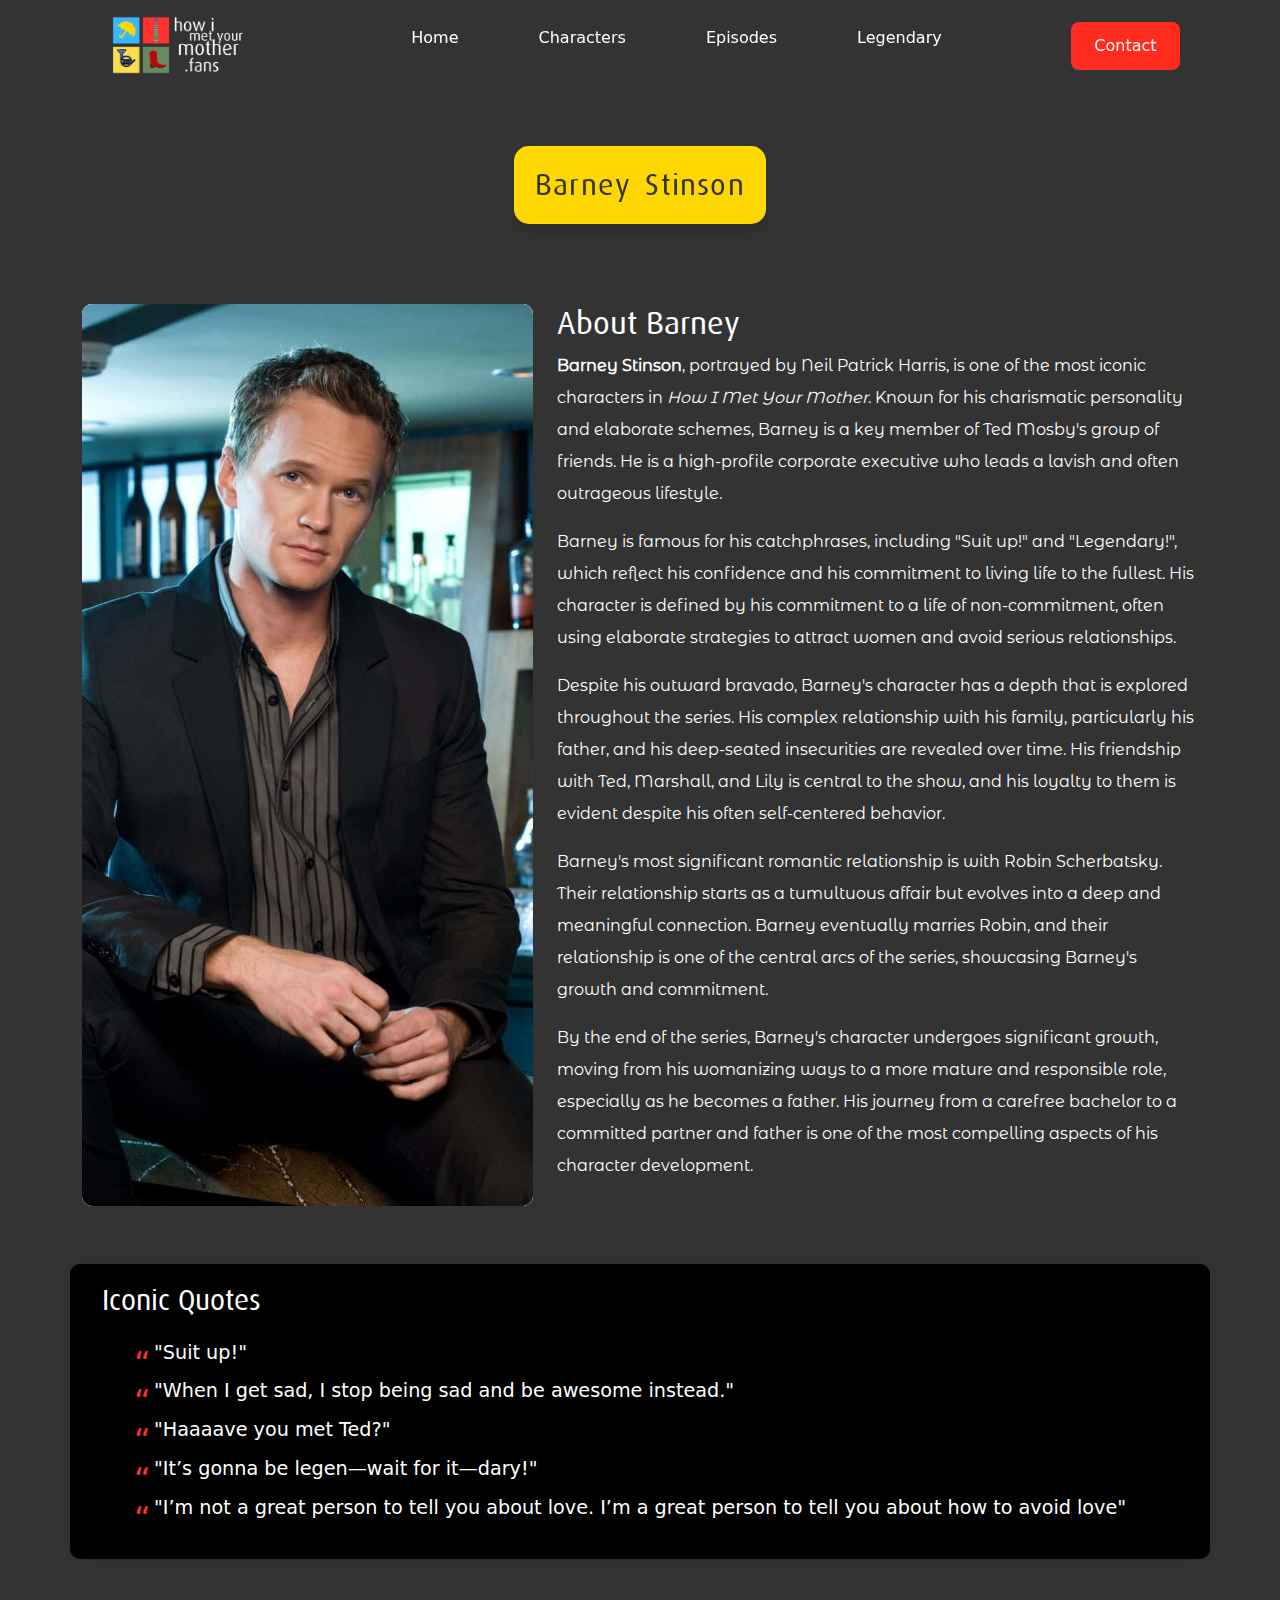
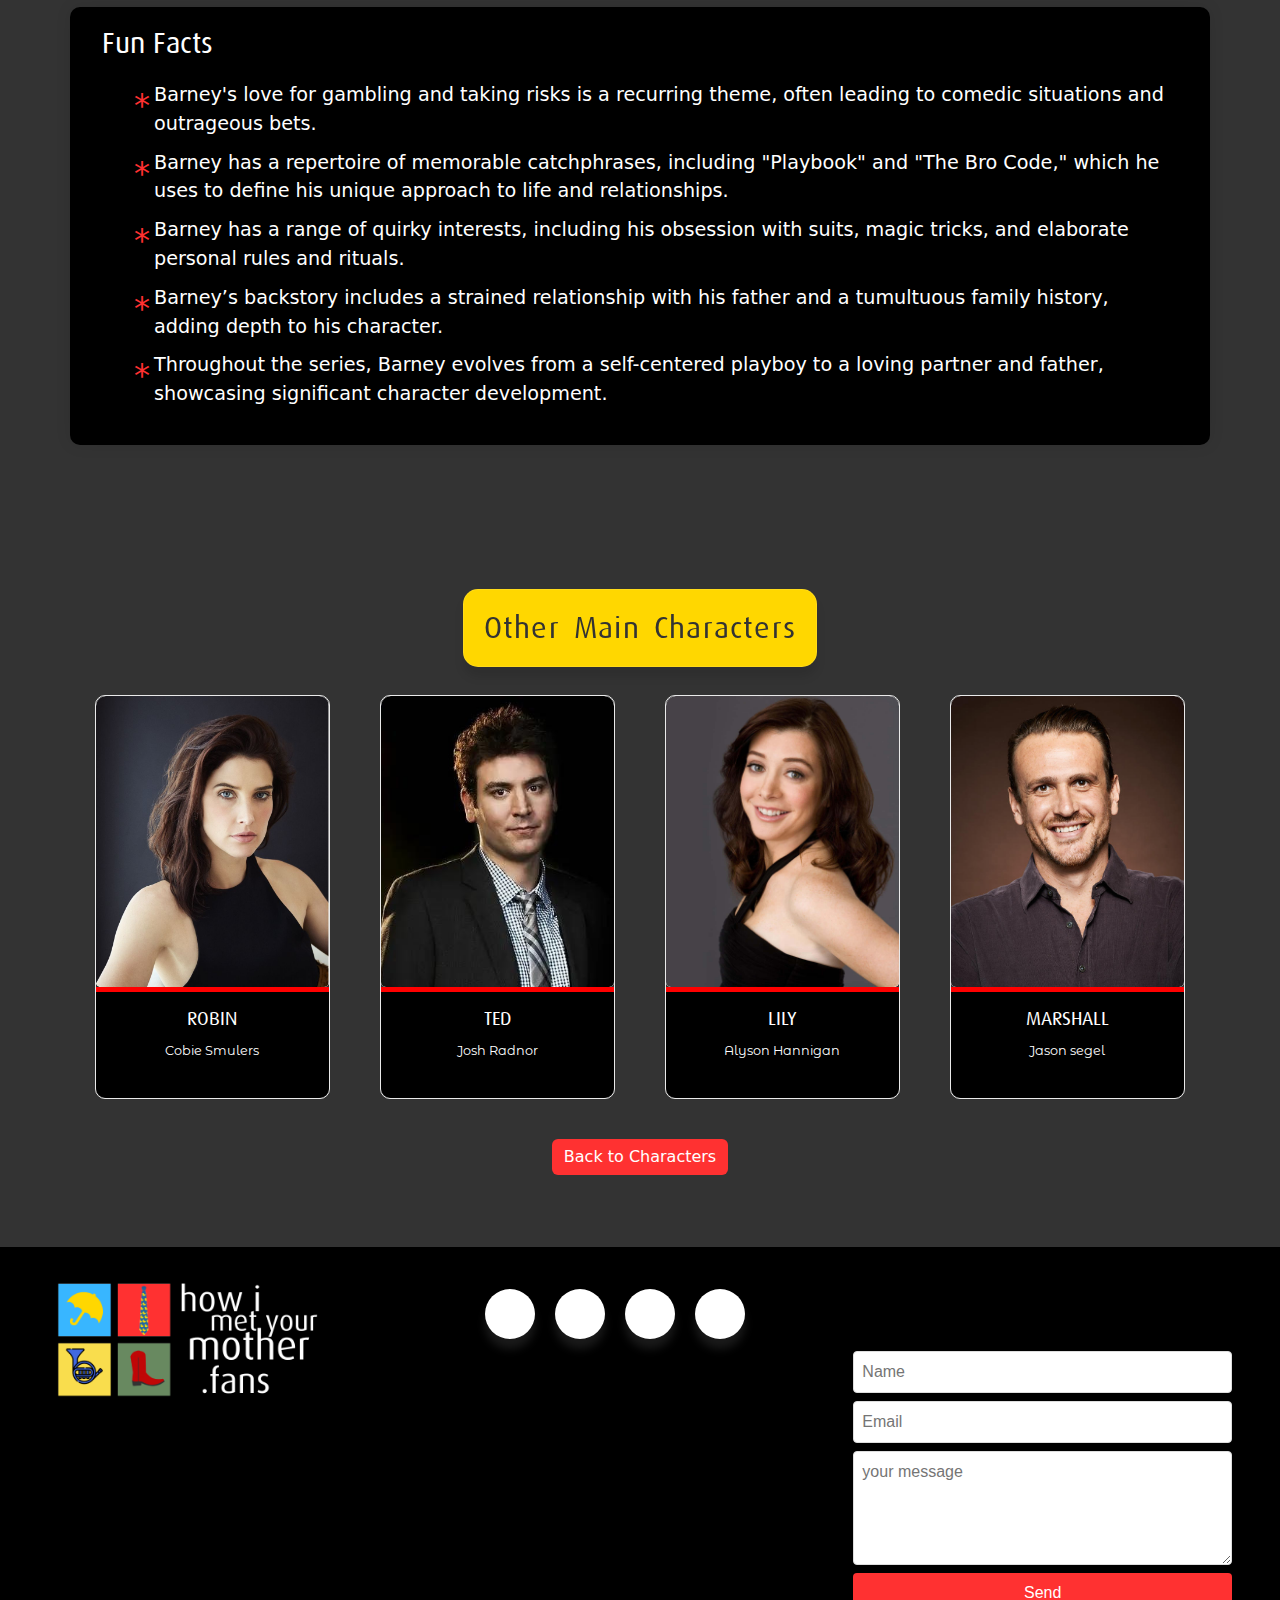
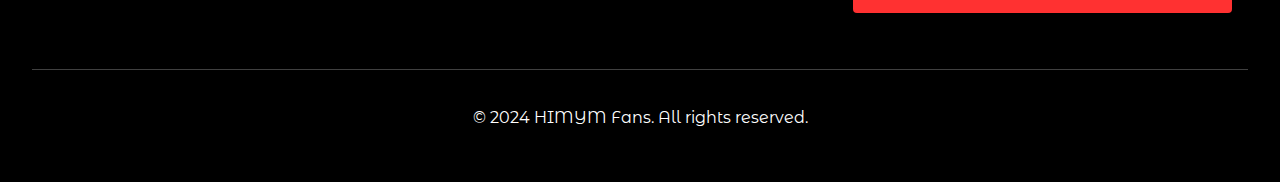
<file: pages/barney.html>
<!DOCTYPE html>
<html lang="en">

<head>
    <meta charset="UTF-8">
    <meta name="viewport" content="width=device-width, initial-scale=1.0">
    <title>HIMYM.fans</title>
    <!-- Favicon -->
    <link rel="shortcut icon" href="../assets/icons/favicon-16x16.png" type="image/x-icon">
    <!-- Iconos de redes -->
    <link rel="stylesheet" href="https://cdnjs.cloudflare.com/ajax/libs/font-awesome/6.4.0/css/all.min.css"
        integrity="sha512-iecdLmaskl7CVkqkXNQ/ZH/XLlvWZOJyj7Yy7tcenmpD1ypASozpmT/E0iPtmFIB46ZmdtAc9eNBvH0H/ZpiBw=="
        crossorigin="anonymous" referrerpolicy="no-referrer" />
        <link rel="stylesheet" href="https://cdn.jsdelivr.net/npm/boxicons@latest/css/boxicons.min.css">
        <!-- Link Swiper's CSS -->
        <link rel="stylesheet" href="https://cdn.jsdelivr.net/npm/swiper@8/swiper-bundle.min.css" />
        <link rel="stylesheet" href="https://cdn.jsdelivr.net/npm/bootstrap@5.3.3/dist/css/bootstrap.min.css" integrity="sha384-QWTKZyjpPEjISv5WaRU9OFeRpok6YctnYmDr5pNlyT2bRjXh0JMhjY6hW+ALEwIH" crossorigin="anonymous">
        <link rel="stylesheet" href="../assets/css/style.css">
    </head>
    
    <body class="back-dark">
        <!-- Navbar  -->
    <header class="custom-header">
        <a href="../index.html">
            <img src="../assets/icons/logositioweb2.png" alt="Logo">
        </a>
        <div class="bx bx-menu" id="menu-icon"></div>

        <!-- menu  -->
        <ul class="custom-navbar">
            <li><a href="../index.html">Home</a></li>
            <li><a href="./characters.html">Characters</a></li>
            <li><a href="./episodes.html">Episodes</a></li>
            <li><a href="./legendary.html">Legendary</a></li>
        </ul>
        <!-- Botón Contact en la navbar -->
        <a href="#" class="btn header-btn" id="contact-btn">Contact</a>

        <!-- Modal específico para el formulario de contacto -->
        <div id="contact-modal" class="modal contact-modal">
            <div class="modal-content">
                <span class="close">&times;</span>
                <h2>Contact Us</h2>
                <form id="contact-form" action="#" method="POST">
                    <label for="name">Name:</label>
                    <input type="text" id="name" name="name" required>

                    <label for="email">Email:</label>
                    <input type="email" id="email" name="email" required>

                    <label for="message">Message:</label>
                    <textarea id="message" name="message" required></textarea>

                    <button type="submit">Send</button>
                </form>
            </div>
        </div>
    </header>
    <div class="placeholder"></div>
<!---------------------------------------- fin del HEADER ----------------------------->

<!------------------------------------- Inicio del MAIN ------------------------------>
<!--! Esta página esta terminada en cuanto a contenido-->
<main>
    <!-- Character Header -->
    <section class="character-header">
        <div class="title">
            <br>
            <h4>Barney Stinson</h4>
        </div>
    </section>

    <!-- Main Content -->
    <div class="container my-5">
        <div class="row">
            <!-- Character Image -->
            <div class="col-md-5 character-image">
                <img src="../assets/img/barney-individual.svg" alt="barney stinson">
            </div>

            <!-- Character Description -->
            <div class="col-md-7">
                <h2>About Barney</h2>
                <p><strong>Barney Stinson</strong>, portrayed by Neil Patrick Harris, is one of the most iconic characters in <em>How I Met Your Mother</em>. Known for his charismatic personality and elaborate schemes, Barney is a key member of Ted Mosby's group of friends. He is a high-profile corporate executive who leads a lavish and often outrageous lifestyle.</p>

                <p>Barney is famous for his catchphrases, including "Suit up!" and "Legendary!", which reflect his confidence and his commitment to living life to the fullest. His character is defined by his commitment to a life of non-commitment, often using elaborate strategies to attract women and avoid serious relationships.</p>

                <p>Despite his outward bravado, Barney's character has a depth that is explored throughout the series. His complex relationship with his family, particularly his father, and his deep-seated insecurities are revealed over time. His friendship with Ted, Marshall, and Lily is central to the show, and his loyalty to them is evident despite his often self-centered behavior.</p>

                <p>Barney's most significant romantic relationship is with Robin Scherbatsky. Their relationship starts as a tumultuous affair but evolves into a deep and meaningful connection. Barney eventually marries Robin, and their relationship is one of the central arcs of the series, showcasing Barney's growth and commitment.</p>

                <p>By the end of the series, Barney's character undergoes significant growth, moving from his womanizing ways to a more mature and responsible role, especially as he becomes a father. His journey from a carefree bachelor to a committed partner and father is one of the most compelling aspects of his character development.</p>


            </div>
        </div>

        <!-- Iconic Quotes Section -->
        <div class="row my-5 iconic-quotes">
            <div class="col-12">
                <h2>Iconic Quotes</h2>
                <ul>
                    <li class="quote-item">"Suit up!"</li>
                    <li class="quote-item">"When I get sad, I stop being sad and be awesome instead."</li>
                    <li class="quote-item">"Haaaave you met Ted?"</li>
                    <li class="quote-item">"It’s gonna be legen—wait for it—dary!"</li>
                    <li class="quote-item">"I’m not a great person to tell you about love. I’m a great person to tell you about how to avoid love"</li>
                </ul>
                
            </div>
        </div>

        <!-- Fun Facts Section -->
        <div class="row my-5 fun-facts">
            <div class="col-12">
                <h2>Fun Facts</h2>
                <ul>
                    <li class="fact-item">Barney's love for gambling and taking risks is a recurring theme, often leading to comedic situations and outrageous bets.</li>
                    <li class="fact-item">Barney has a repertoire of memorable catchphrases, including "Playbook" and "The Bro Code," which he uses to define his unique approach to life and relationships.</li>
                    <li class="fact-item">Barney has a range of quirky interests, including his obsession with suits, magic tricks, and elaborate personal rules and rituals.</li>
                    <li class="fact-item">Barney’s backstory includes a strained relationship with his father and a tumultuous family history, adding depth to his character.</li>
                    <li class="fact-item">Throughout the series, Barney evolves from a self-centered playboy to a loving partner and father, showcasing significant character development.</li>
                </ul>
                
            </div>
        </div>
    </div>
</main>
<!------------------------------------------- fin del MAIN ---------------------------------->

    <section class="container my-5">
        <div class="title">
            <br>
            <h4> Other Main Characters</h4>
        </div>
        <div class="row">
            <div class="col-md-4 col-lg-3 mb-4 col-6">
                <a href="./robin.html" class="character-card-link">
                    <div class="character-card">
                        <img src="../assets/img/main-robin.svg" class="img-fluid" alt="robin" />
                        <div class="character-info">
                            <h3 class="character-name">ROBIN</h3>
                            <p class="actor-name">Cobie Smulers</p>
                        </div>
                    </div>
                </a>
            </div>
            <div class="col-md-4 col-lg-3 mb-4 col-6">
                <a href="./ted.html" class="character-card-link">
                    <div class="character-card">
                        <img src="../assets/img/main-ted.svg" class="img-fluid" alt="ted" />
                        <div class="character-info">
                            <h3 class="character-name">TED</h3>
                            <p class="actor-name">Josh Radnor</p>
                        </div>
                    </div>
                </a>
            </div>
            <div class="col-md-4 col-lg-3 mb-4 col-6">
                <a href="./lily.html" class="character-card-link">
                    <div class="character-card">
                        <img src="../assets/img/main-lily.svg" class="img-fluid" alt="lily" />
                        <div class="character-info">
                            <h3 class="character-name">LILY</h3>
                            <p class="actor-name">Alyson Hannigan</p>
                        </div>
                    </div>
                </a>
            </div>
            <div class="col-md-4 col-lg-3 mb-4 col-6">
                <a href="./marshall.html" class="character-card-link">
                    <div class="character-card">
                        <img src="../assets/img/main-marshall.svg" class="img-fluid" alt="marshall" />
                        <div class="character-info">
                            <h3 class="character-name">MARSHALL</h3>
                            <p class="actor-name">Jason segel</p>
                        </div>
                    </div>
                </a>
            </div>
            <div class="text-center">
                <a href="characters.html" class="btn btn-secondary mt-3">Back to Characters</a>
            </div>  
    </section>
    


<!--------------------------------------------- inicio del FOOTER ----------------------------->
    <footer>
        <div class="footer-content">
            <div class="footer-logo">
                <img src="../assets/icons/logositioweb2.png" alt="Logo" />
            </div>
            <div>
                <ul class="folow">
                    <li class="icon facebook">
                        <a href="http://www.facebook.com"></a>
                        <span class="tooltip">Facebook</span>
                        <span><i class="fab fa-facebook-f"></i></span>
                    </li>
                    <li class="icon snapchat">
                        <a href="http://www.snapchat.com"></a>
                        <span class="tooltip">Snapchat</span>
                        <span><i class="fab fa-snapchat"></i></span>
                    </li>
                    <li class="icon instagram">
                        <a href="http://www.instagram.com"></a>
                        <span class="tooltip">Instagram</span>
                        <span><i class="fab fa-instagram"></i></span>
                    </li>
                    <li class="icon youtube">
                        <a href="http://www.youtube.com"></a>
                        <span class="tooltip">Youtube</span>
                        <span><i class="fab fa-youtube"></i></span>
                    </li>
                </ul>
            </div>
            <div class="footer-contact">
                <!-- Sección de contacto -->
                <section id="contact-us">
                    <form action="#" method="post">
                        <input type="text" id="name" name="name" placeholder="Name" required />
                        <input type="email" id="email" name="email" placeholder="Email" required />
                        <textarea id="message" name="message" rows="4" placeholder="your message" required></textarea>
                        <button type="submit">Send</button>
                    </form>
                </section>
            </div>
        </div>
        <hr>
        <p>&copy; 2024 HIMYM Fans. All rights reserved.</p>
    </footer>
<!----------------------------------------- fin del FOOTER --------------------------->

<script src="../assets/js/slider.js"></script>
<script src="https://cdn.jsdelivr.net/npm/swiper@8/swiper-bundle.min.js"></script>
<script src="https://cdn.jsdelivr.net/npm/bootstrap@5.3.3/dist/js/bootstrap.bundle.min.js" integrity="sha384-YvpcrYf0tY3lHB60NNkmXc5s9fDVZLESaAA55NDzOxhy9GkcIdslK1eN7N6jIeHz" crossorigin="anonymous"></script>
</body>

</html>
</file>
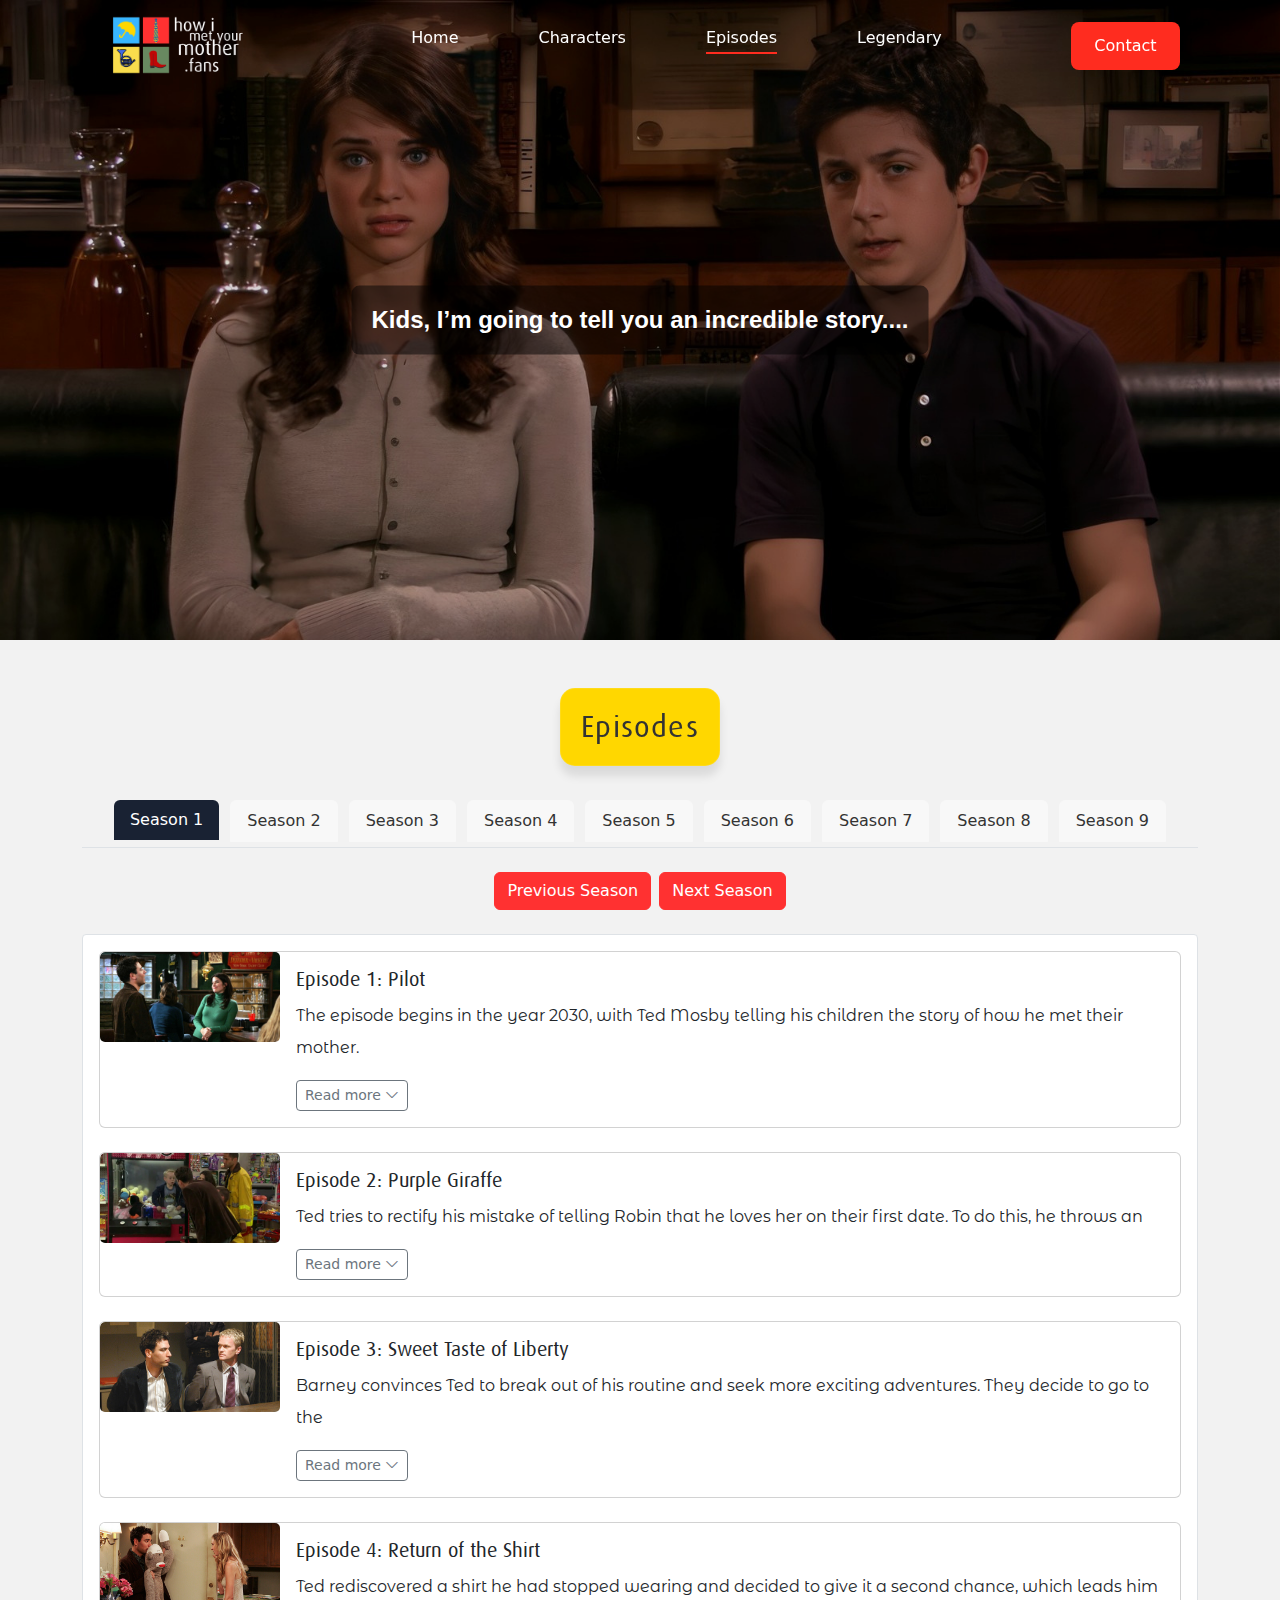
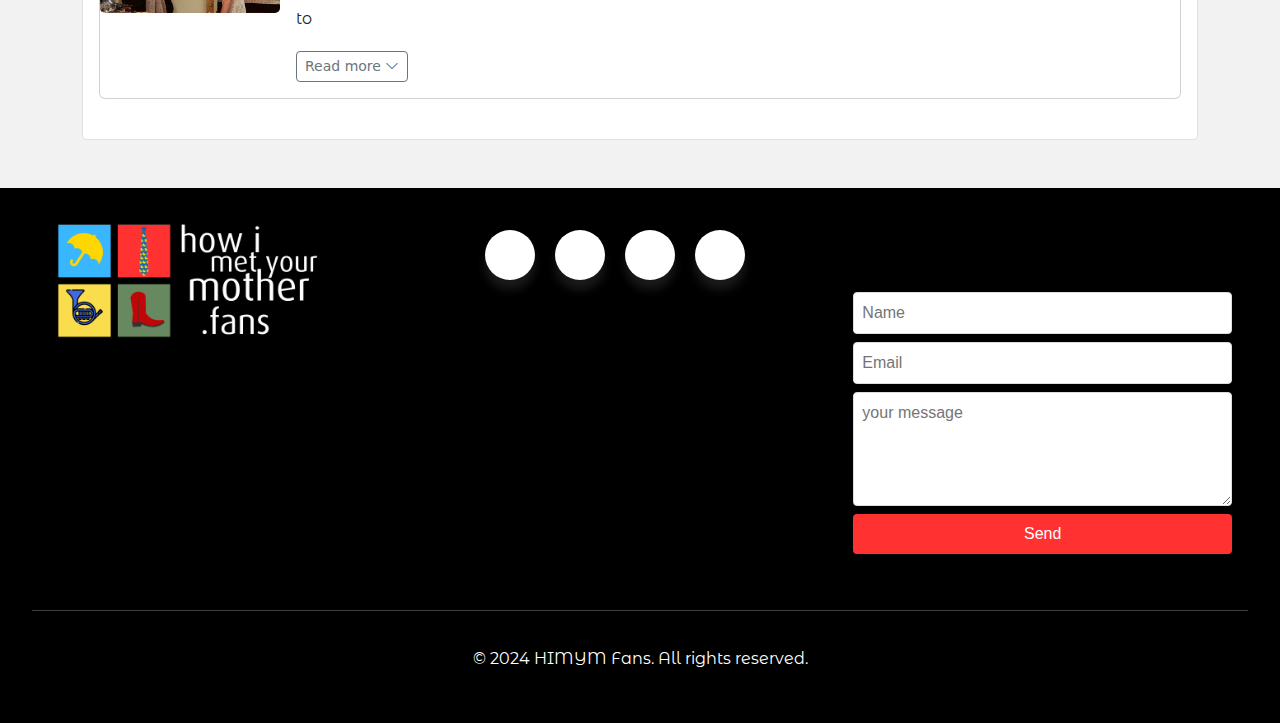
<file: pages/episodes.html>
<!DOCTYPE html>
<html lang="en">

<head>
    <meta charset="UTF-8">
    <meta name="viewport" content="width=device-width, initial-scale=1.0">
    <title>HIMYM.fans</title>
    <!-- Favicon -->
    <link rel="shortcut icon" href="../assets/icons/favicon-16x16.png" type="image/x-icon">
    <!-- Iconos de redes -->
    <link rel="stylesheet" href="https://cdnjs.cloudflare.com/ajax/libs/font-awesome/6.4.0/css/all.min.css"
        integrity="sha512-iecdLmaskl7CVkqkXNQ/ZH/XLlvWZOJyj7Yy7tcenmpD1ypASozpmT/E0iPtmFIB46ZmdtAc9eNBvH0H/ZpiBw=="
        crossorigin="anonymous" referrerpolicy="no-referrer" />
    <link rel="stylesheet" href="https://cdn.jsdelivr.net/npm/boxicons@latest/css/boxicons.min.css">
    <!-- Link Swiper's CSS -->
    <link rel="stylesheet" href="https://cdn.jsdelivr.net/npm/swiper@8/swiper-bundle.min.css" />
    <link rel="stylesheet" href="https://cdn.jsdelivr.net/npm/bootstrap@5.3.3/dist/css/bootstrap.min.css"
        integrity="sha384-QWTKZyjpPEjISv5WaRU9OFeRpok6YctnYmDr5pNlyT2bRjXh0JMhjY6hW+ALEwIH" crossorigin="anonymous">
    <link rel="stylesheet" href="https://cdn.jsdelivr.net/npm/bootstrap-icons/font/bootstrap-icons.css">
    <link rel="stylesheet" href="../assets/css/style.css">
</head>

<body>
    <!-- Navbar  -->
    <header class="custom-header">
        <a href="../index.html">
            <img src="../assets/icons/logositioweb2.png" alt="Logo">
        </a>
        <div class="bx bx-menu" id="menu-icon"></div>

        <!-- menu  -->
        <ul class="custom-navbar">
            <li><a href="../index.html">Home</a></li>
            <li><a href="./characters.html">Characters</a></li>
            <li><a href="./episodes.html" class="home-active">Episodes</a></li>
            <li><a href="./legendary.html">Legendary</a></li>
        </ul>
        <!-- Botón Contact en la navbar -->
        <a href="#" class="btn header-btn" id="contact-btn">Contact</a>

        <!-- Modal específico para el formulario de contacto -->
        <div id="contact-modal" class="modal contact-modal">
            <div class="modal-content">
                <span class="close">&times;</span>
                <h2>Contact Us</h2>
                <form id="contact-form" action="#" method="POST">
                    <label for="name">Name:</label>
                    <input type="text" id="name" name="name" required>

                    <label for="email">Email:</label>
                    <input type="email" id="email" name="email" required>

                    <label for="message">Message:</label>
                    <textarea id="message" name="message" required></textarea>

                    <button type="submit">Send</button>
                </form>
            </div>
        </div>
    </header>
    <!---------------------------------------- fin del HEADER ----------------------------->
    <!-------------------------------- inicio del MAIN ------------------------------->
    <!--! A esta pagina hay que agregar los episodios restantes-->
    <main>
        <div class="banner_portada">
            <img src="../assets/img/banner-para-episodes.svg" alt="banner characters">
            <div class="banner-text">
                <h2>Kids, I’m going to tell you an incredible story....</h2>
            </div>
        </div>
        <div class="container my-5">
            <div class="title">
                <h4>Episodes</h4>
            </div>

            <!-- Season Tabs -->
            <ul class="nav nav-tabs mb-4" id="seasonTab" role="tablist">
                <li class="nav-item">
                    <button class="nav-link active" id="season1-tab" data-bs-toggle="tab" data-bs-target="#season1"
                        type="button" role="tab" aria-controls="season1" aria-selected="true">Season 1</button>
                </li>
                <li class="nav-item">
                    <button class="nav-link" id="season2-tab" data-bs-toggle="tab" data-bs-target="#season2"
                        type="button" role="tab" aria-controls="season2" aria-selected="false">Season 2</button>
                </li>
                <li class="nav-item">
                    <button class="nav-link" id="season3-tab" data-bs-toggle="tab" data-bs-target="#season3"
                        type="button" role="tab" aria-controls="season3" aria-selected="false">Season 3</button>
                </li>
                <li class="nav-item">
                    <button class="nav-link" id="season4-tab" data-bs-toggle="tab" data-bs-target="#season4"
                        type="button" role="tab" aria-controls="season4" aria-selected="false">Season 4</button>
                </li>
                <li class="nav-item">
                    <button class="nav-link" id="season5-tab" data-bs-toggle="tab" data-bs-target="#season5"
                        type="button" role="tab" aria-controls="season5" aria-selected="false">Season 5</button>
                </li>
                <li class="nav-item">
                    <button class="nav-link" id="season6-tab" data-bs-toggle="tab" data-bs-target="#season6"
                        type="button" role="tab" aria-controls="season6" aria-selected="false">Season 6</button>
                </li>
                <li class="nav-item">
                    <button class="nav-link" id="season7-tab" data-bs-toggle="tab" data-bs-target="#season7"
                        type="button" role="tab" aria-controls="season7" aria-selected="false">Season 7</button>
                </li>
                <li class="nav-item">
                    <button class="nav-link" id="season8-tab" data-bs-toggle="tab" data-bs-target="#season8"
                        type="button" role="tab" aria-controls="season8" aria-selected="false">Season 8</button>
                </li>
                <li class="nav-item">
                    <button class="nav-link" id="season9-tab" data-bs-toggle="tab" data-bs-target="#season9"
                        type="button" role="tab" aria-controls="season9" aria-selected="false">Season 9</button>
                </li>
            </ul>

            <!-- Navigation Buttons -->
            <div class="d-flex justify-content-center mb-4">
                <button class="btn btn-primary me-2" id="prevSeason">Previous Season</button>
                <button class="btn btn-primary" id="nextSeason">Next Season</button>
            </div>

            <!-- Season Content -->
            <div class="tab-content" id="seasonTabContent">
                <div class="tab-pane fade show active" id="season1" role="tabpanel" aria-labelledby="season1-tab">
                    <!-- Content for Season 1 -->
                    <div class="row">
                        <div class="col-12 mb-4">
                            <div class="card">
                                <div class="row g-0">
                                    <div class="col-md-2">
                                        <img src="../assets/img/episodio1-1.svg" class="img-fluid" alt="Episode 1">
                                    </div>
                                    <div class="col-md-10">
                                        <div class="card-body">
                                            <h5 class="card-title">Episode 1: Pilot</h5>
                                            <p class="card-text" id="desc1-1">The episode begins in the year 2030, with
                                                Ted Mosby telling his children the story of how he met their mother.
                                                <span id="more1-1">Flashing back to the year 2005, Ted, a young
                                                    architect, lives in New York with his best friend Marshall Eriksen,
                                                    who proposes to his girlfriend Lily Aldrin, prompting Ted to feel an
                                                    urgency to find true love. Encouraged by his womanizing friend
                                                    Barney Stinson, Ted meets Robin Scherbatsky, a television reporter
                                                    with whom he feels an immediate connection. However, the night ends
                                                    with Ted telling Robin that he is in love with her, which turns out
                                                    to be a hasty move. The episode concludes with the revelation that,
                                                    although Robin is not "the mother," she is an integral part of the
                                                    story of how Ted met her.</span></p>
                                            <button class="btn btn-outline-secondary btn-sm">Read more <i
                                                    class="bi bi-chevron-down"></i></button>
                                        </div>
                                    </div>
                                </div>
                            </div>
                        </div>
                        <div class="col-12 mb-4">
                            <div class="card">
                                <div class="row g-0">
                                    <div class="col-md-2">
                                        <img src="../assets/img/episodio1-2.svg" class="img-fluid" alt="Episode 2">
                                    </div>
                                    <div class="col-md-10">
                                        <div class="card-body">
                                            <h5 class="card-title">Episode 2: Purple Giraffe</h5>
                                            <p class="card-text" id="desc1-2">Ted tries to rectify his mistake of
                                                telling Robin that he loves her on their first date. To do this, he
                                                throws an <span id="more1-2">impromptu party at his apartment, hoping
                                                    that Robin will come and see that he's relaxed and not looking for a
                                                    serious relationship. However, Robin doesn't show up, which leads
                                                    Ted to extend the party for two more nights. Finally, when Robin
                                                    does attend the party, Ted continues to act desperately, trying to
                                                    impress her. In the end, Robin clarifies that she’s not interested
                                                    in a relationship at that moment, but they agree to remain
                                                    friends.</span></p>
                                            <button class="btn btn-outline-secondary btn-sm">Read more <i
                                                    class="bi bi-chevron-down"></i></button>
                                        </div>
                                    </div>
                                </div>
                            </div>
                        </div>
                        <div class="col-12 mb-4">
                            <div class="card">
                                <div class="row g-0">
                                    <div class="col-md-2">
                                        <img src="../assets/img/episodio1-3.svg" class="img-fluid" alt="Episode 3">
                                    </div>
                                    <div class="col-md-10">
                                        <div class="card-body">
                                            <h5 class="card-title">Episode 3: Sweet Taste of Liberty</h5>
                                            <p class="card-text" id="desc1-3">Barney convinces Ted to break out of his
                                                routine and seek more exciting adventures. They decide to go to the
                                                <span id="more1-3">airport to try to pick up women who are about to
                                                    travel, but they end up being detained by security. Later, the night
                                                    leads them to a series of unexpected events, including a party in a
                                                    limousine. Meanwhile, Robin spends time with Marshall and Lily at a
                                                    bar, and although she initially doubts her new friends, she ends up
                                                    enjoying their company. In the end, Ted realizes that the best
                                                    adventures can happen when you least expect them, but he also values
                                                    being with his friends.

                                                </span></p>
                                            <button class="btn btn-outline-secondary btn-sm">Read more <i
                                                    class="bi bi-chevron-down"></i></button>
                                        </div>
                                    </div>
                                </div>
                            </div>
                        </div>
                        <div class="col-12 mb-4">
                            <div class="card">
                                <div class="row g-0">
                                    <div class="col-md-2">
                                        <img src="../assets/img/episodio1-4.svg" class="img-fluid" alt="Episode 1">
                                    </div>
                                    <div class="col-md-10">
                                        <div class="card-body">
                                            <h5 class="card-title">Episode 4: Return of the Shirt</h5>
                                            <p class="card-text" id="desc1-4">Ted rediscovered a shirt he had stopped
                                                wearing and decided to give it a second chance, which leads him to <span
                                                    id="more1-4">reconsider other aspects of his life, such as past
                                                    relationships. This prompts him to reach out to Natalie, an
                                                    ex-girlfriend he abruptly left three years earlier. After giving the
                                                    relationship another try, Ted realizes that he still doesn’t feel
                                                    what he should, so he decides to end things with her again, but this
                                                    time in a more direct and honest manner. Meanwhile, Barney is
                                                    obsessed with a waitress and constantly seeks a new and exciting
                                                    experience. The episode concludes with Ted acknowledging that he
                                                    still hasn’t found the right person, but he is willing to keep
                                                    searching.</span></p>
                                            <button class="btn btn-outline-secondary btn-sm">Read more <i
                                                    class="bi bi-chevron-down"></i></button>
                                        </div>
                                    </div>
                                </div>
                            </div>
                        </div>
                        <!--! more episodes -->
                    </div>
                </div>
                <div class="tab-pane fade" id="season2" role="tabpanel" aria-labelledby="season2-tab">
                    <!-- Content for Season 2 -->
                    <div class="row">
                        <div class="col-12 mb-4">
                            <div class="card">
                                <div class="row g-0">
                                    <div class="col-md-2">
                                        <img src="../assets/img/episodio2-1.svg" class="img-fluid" alt="Episode 1">
                                    </div>
                                    <div class="col-md-10">
                                        <div class="card-body">
                                            <h5 class="card-title">Episode 1: Where Were We?</h5>
                                            <p class="card-text" id="desc2-1">The group of friends deals with the
                                                aftermath of Marshall and Lily's breakup. While Marshall is devastated
                                                by <span id="more2-1">the separation, Ted and Barney try to cheer him up
                                                    by taking him to bars and engaging in fun activities, but nothing
                                                    seems to work. Lily, on the other hand, has returned from San
                                                    Francisco after realizing she wants to be with Marshall, but seeing
                                                    how hurt he is, she decides not to contact him. Finally, after a
                                                    series of failed attempts to move on, Marshall finds the closure he
                                                    needs by destroying a box full of mementos from his relationship
                                                    with Lily. However, the episode ends with an emotional twist when
                                                    Lily appears at his door, and the two are reunited, hinting that
                                                    their story is not over.</span></p>
                                            <button class="btn btn-outline-secondary btn-sm">Read more <i
                                                    class="bi bi-chevron-down"></i></button>
                                        </div>
                                    </div>
                                </div>
                            </div>
                        </div>
                        <div class="col-12 mb-4">
                            <div class="card">
                                <div class="row g-0">
                                    <div class="col-md-2">
                                        <img src="../assets/img/episodio2-2.svg" class="img-fluid" alt="Episode 2">
                                    </div>
                                    <div class="col-md-10">
                                        <div class="card-body">
                                            <h5 class="card-title">Episode 2: The Scorpion and the Toad</h5>
                                            <p class="card-text" id="desc2-2">Marshall tries to start dating other women
                                                after his breakup with Lily. Barney offers to help him, but he uses
                                                <span id="more2-2">every opportunity to win over the women Marshall
                                                    meets, leaving him frustrated. Meanwhile, Lily returns to New York
                                                    after her time in San Francisco and reconnects with Robin. As Lily
                                                    tries to reconnect with her old life, she realizes that she still
                                                    has feelings for Marshall. In the end, Marshall realizes that dating
                                                    other people isn't as easy as it seemed, and Lily begins to
                                                    understand the impact her departure had on him.</span></p>
                                            <button class="btn btn-outline-secondary btn-sm">Read more <i
                                                    class="bi bi-chevron-down"></i></button>
                                        </div>
                                    </div>
                                </div>
                            </div>
                        </div>
                        <div class="col-12 mb-4">
                            <div class="card">
                                <div class="row g-0">
                                    <div class="col-md-2">
                                        <img src="../assets/img/episodio2-3.svg" class="img-fluid" alt="Episode 3">
                                    </div>
                                    <div class="col-md-10">
                                        <div class="card-body">
                                            <h5 class="card-title">Episode 3: Brunch</h5>
                                            <p class="card-text" id="desc2-3">Ted organizes a brunch for his parents to
                                                meet Robin, but the family gathering doesn't go as planned. <span
                                                    id="more2-3">During the brunch, Ted discovers that his parents,
                                                    while still married, have been living separate lives for years and
                                                    can't stand each other. The situation becomes more complicated when
                                                    his mother is attracted to Barney, while his father criticizes Ted
                                                    and Robin's relationship. Meanwhile, Marshall and Lily face their
                                                    own issues, trying to keep their reconciliation a secret from
                                                    everyone. In the end, the brunch turns into chaos, and Ted learns
                                                    that even the most normal families have secrets and problems.</span>
                                            </p>
                                            <button class="btn btn-outline-secondary btn-sm">Read more <i
                                                    class="bi bi-chevron-down"></i></button>
                                        </div>
                                    </div>
                                </div>
                            </div>
                        </div>
                        <div class="col-12 mb-4">
                            <div class="card">
                                <div class="row g-0">
                                    <div class="col-md-2">
                                        <img src="../assets/img/episodio2-4.svg" class="img-fluid" alt="Episode 4">
                                    </div>
                                    <div class="col-md-10">
                                        <div class="card-body">
                                            <h5 class="card-title">Episode 4: Ted Mosby: Architect</h5>
                                            <p class="card-text" id="desc2-4">Robin remains indifferent when Ted
                                                complains that his job as an architect doesn’t impress anyone. After an
                                                <span id="more2-4">argument, Ted goes out with Barney, who insists that
                                                    being an architect is attractive to women. During the night, Ted
                                                    uses his profession to flirt and meets a woman at a club, which
                                                    makes Robin worried. With Lily's help, Robin tracks Ted, believing
                                                    that he is being unfaithful. However, they eventually discover that
                                                    the woman in question had broken up with Barney, who had been using
                                                    Ted's name to impress her. The episode concludes with Ted and Robin
                                                    making up and demonstrating their trust in each other.</span></p>
                                            <button class="btn btn-outline-secondary btn-sm">Read more <i
                                                    class="bi bi-chevron-down"></i></button>
                                        </div>
                                    </div>
                                </div>
                            </div>
                        </div>
                        <!--! more episodes -->
                    </div>
                </div>
                <div class="tab-pane fade" id="season3" role="tabpanel" aria-labelledby="season3-tab">
                    <!-- Content for Season 3 -->
                    <div class="row">
                        <div class="col-12 mb-4">
                            <div class="card">
                                <div class="row g-0">
                                    <div class="col-md-2">
                                        <img src="../assets/img/episodio3-1.svg" class="img-fluid" alt="Episode 1">
                                    </div>
                                    <div class="col-md-10">
                                        <div class="card-body">
                                            <h5 class="card-title">Episode 1: Wait for It</h5>
                                            <p class="card-text" id="desc3-1">Ted is trying to get over his breakup with
                                                Robin, who returns from a trip to Argentina with her new boyfriend,
                                                Gael. <span id="more3-1">Meanwhile, Barney encourages Ted to move on and
                                                    takes him to a nightclub to help him find someone new. Ted
                                                    eventually decides that the best way to move forward is by having a
                                                    "revenge night," which leads to an encounter with a girl at the
                                                    club. The episode marks the beginning of a new chapter for Ted, as
                                                    he attempts to leave his relationship with Robin behind.</span></p>
                                            <button class="btn btn-outline-secondary btn-sm">Read more <i
                                                    class="bi bi-chevron-down"></i></button>
                                        </div>
                                    </div>
                                </div>
                            </div>
                        </div>
                        <div class="col-12 mb-4">
                            <div class="card">
                                <div class="row g-0">
                                    <div class="col-md-2">
                                        <img src="../assets/img/episodio3-2.svg" class="img-fluid" alt="Episode 2">
                                    </div>
                                    <div class="col-md-10">
                                        <div class="card-body">
                                            <h5 class="card-title">Episode 2: We’re Not from Here</h5>
                                            <p class="card-text" id="desc3-2">Ted and Barney decide to pretend to be
                                                tourists in New York to see if they can get more attention from women.
                                                <span id="more3-2">The strategy turns out to be surprisingly effective,
                                                    but it also leads them into awkward situations. Meanwhile, Robin
                                                    returns from Argentina and faces the reality of life in New York
                                                    with her new boyfriend, Gael. On the other hand, Marshall and Lily
                                                    try to create wills to ensure their future is protected.</span></p>
                                            <button class="btn btn-outline-secondary btn-sm">Read more <i
                                                    class="bi bi-chevron-down"></i></button>
                                        </div>
                                    </div>
                                </div>
                            </div>
                        </div>
                        <div class="col-12 mb-4">
                            <div class="card">
                                <div class="row g-0">
                                    <div class="col-md-2">
                                        <img src="../assets/img/episodio3-3.svg" class="img-fluid" alt="Episode 3">
                                    </div>
                                    <div class="col-md-10">
                                        <div class="card-body">
                                            <h5 class="card-title">Episode 3: Third Wheel</h5>
                                            <p class="card-text" id="desc3-3">Ted finds himself in an unexpected
                                                situation when two women, Trudy and Rachel, show interest in him at the
                                                <span id="more3-3">same time. Encouraged by Barney, Ted faces the
                                                    possibility of having a threesome. However, as he tries to decide
                                                    whether to go through with it, the situation becomes more
                                                    complicated and comedic. Meanwhile, Robin struggles to maintain her
                                                    independence in her relationship with Gael, feeling like she's
                                                    losing a part of her identity.

                                                </span></p>
                                            <button class="btn btn-outline-secondary btn-sm">Read more <i
                                                    class="bi bi-chevron-down"></i></button>
                                        </div>
                                    </div>
                                </div>
                            </div>
                        </div>
                        <div class="col-12 mb-4">
                            <div class="card">
                                <div class="row g-0">
                                    <div class="col-md-2">
                                        <img src="../assets/img/episodio3-4.svg" class="img-fluid" alt="Episode 1">
                                    </div>
                                    <div class="col-md-10">
                                        <div class="card-body">
                                            <h5 class="card-title">Episode 4: Little Boys</h5>
                                            <p class="card-text" id="desc3-4">Robin starts dating a man who has a young
                                                son, something that initially makes her uncomfortable due to her <span
                                                    id="more3-4">aversion to children. However, she is surprised to find
                                                    that she enjoys spending time with the boy, which leads her to
                                                    question her stance on having kids in the future. Meanwhile, Lily
                                                    becomes obsessed with beating a young child in an art contest,
                                                    creating funny and competitive situations.</span></p>
                                            <button class="btn btn-outline-secondary btn-sm">Read more <i
                                                    class="bi bi-chevron-down"></i></button>
                                        </div>
                                    </div>
                                </div>
                            </div>
                        </div>
                        <!--! more episodes -->
                    </div>
                </div>
                <div class="tab-pane fade" id="season4" role="tabpanel" aria-labelledby="season4-tab">
                    <!-- Content for Season 4 -->
                    <div class="row">
                        <div class="col-12 mb-4">
                            <div class="card">
                                <div class="row g-0">
                                    <div class="col-md-2">
                                        <img src="../assets/img/episodio4-1.svg" class="img-fluid" alt="Episode 1">
                                    </div>
                                    <div class="col-md-10">
                                        <div class="card-body">
                                            <h5 class="card-title">Episode 1: Do I Know You?</h5>
                                            <p class="card-text" id="desc4-1">After proposing to Stella, Ted begins to
                                                question whether he knows her well enough to marry her. Meanwhile, <span
                                                    id="more4-1">Barney struggles with his newfound feelings for Robin
                                                    and seeks advice from Lily on whether he should confess them. The
                                                    episode explores the doubts and fears that arise at the start of a
                                                    serious relationship, while Barney grapples with the dilemma of
                                                    whether he's ready to change his lifestyle for love.</span></p>
                                            <button class="btn btn-outline-secondary btn-sm">Read more <i
                                                    class="bi bi-chevron-down"></i></button>
                                        </div>
                                    </div>
                                </div>
                            </div>
                        </div>
                        <div class="col-12 mb-4">
                            <div class="card">
                                <div class="row g-0">
                                    <div class="col-md-2">
                                        <img src="../assets/img/episodio4-2.svg" class="img-fluid" alt="Episode 2">
                                    </div>
                                    <div class="col-md-10">
                                        <div class="card-body">
                                            <h5 class="card-title">Episode 2: The Best Burger in New York</h5>
                                            <p class="card-text" id="desc4-2">Marshall is determined to find the best
                                                burger he's ever had, which he discovered when he first arrived in <span
                                                    id="more4-2">New York years ago. However, over time, he has
                                                    forgotten where the restaurant was, leading him on an epic quest
                                                    with his friends to rediscover it. The episode explores themes of
                                                    nostalgia and the longing to relive past moments as the group
                                                    travels around the city in search of the legendary burger.</span>
                                            </p>
                                            <button class="btn btn-outline-secondary btn-sm">Read more <i
                                                    class="bi bi-chevron-down"></i></button>
                                        </div>
                                    </div>
                                </div>
                            </div>
                        </div>
                        <div class="col-12 mb-4">
                            <div class="card">
                                <div class="row g-0">
                                    <div class="col-md-2">
                                        <img src="../assets/img/episodio4-3.svg" class="img-fluid" alt="Episode 3">
                                    </div>
                                    <div class="col-md-10">
                                        <div class="card-body">
                                            <h5 class="card-title">Episode 3: I Heart NJ</h5>
                                            <p class="card-text" id="desc4-3">Ted begins to feel uneasy when Stella
                                                suggests moving to New Jersey to be closer to her work and her daughter.
                                                <span id="more4-3">Ted, who has always been a die-hard New Yorker, can’t
                                                    imagine living outside the city, which causes tension in his
                                                    relationship with Stella. Meanwhile, Robin struggles to adapt to
                                                    suburban life after temporarily moving in with her sister in New
                                                    Jersey. The episode delves into the conflict between love for the
                                                    city and the compromises one has to make in relationships.</span>
                                            </p>
                                            <button class="btn btn-outline-secondary btn-sm">Read more <i
                                                    class="bi bi-chevron-down"></i></button>
                                        </div>
                                    </div>
                                </div>
                            </div>
                        </div>
                        <div class="col-12 mb-4">
                            <div class="card">
                                <div class="row g-0">
                                    <div class="col-md-2">
                                        <img src="../assets/img/episodio4-4.svg" class="img-fluid" alt="Episode 4">
                                    </div>
                                    <div class="col-md-10">
                                        <div class="card-body">
                                            <h5 class="card-title">Episode 4: Intervention</h5>
                                            <p class="card-text" id="desc4-4">The group discovers a box labeled
                                                "Intervention" that they used in the past to address problematic
                                                behaviors among <span id="more4-4">themselves. As they pack up to move
                                                    into their new apartments, Ted finds the box and reminisces about
                                                    various past interventions, such as one for Barney’s laser tag
                                                    addiction and Lily’s British accent obsession. In the end, the group
                                                    decides to hold an intervention for themselves, questioning whether
                                                    they should proceed with their life plans or stay together as
                                                    friends.</span></p>
                                            <button class="btn btn-outline-secondary btn-sm">Read more <i
                                                    class="bi bi-chevron-down"></i></button>
                                        </div>
                                    </div>
                                </div>
                            </div>
                        </div>
                        <!--! more episodes  -->
                    </div>
                </div>
                <div class="tab-pane fade" id="season5" role="tabpanel" aria-labelledby="season5-tab">
                    <!-- Content for Season 5 -->
                    <div class="row">
                        <div class="col-12 mb-4">
                            <div class="card">
                                <div class="row g-0">
                                    <div class="col-md-2">
                                        <img src="../assets/img/episodio5-1.svg" class="img-fluid" alt="Episode 1">
                                    </div>
                                    <div class="col-md-10">
                                        <div class="card-body">
                                            <h5 class="card-title">Episode 1: Definitions</h5>
                                            <p class="card-text" id="desc5-1">In this episode, the gang discusses the
                                                definitions of different relationship terms. Ted and Barney debate <span
                                                    id="more5-1">what it means to be "officially" dating versus being
                                                    "in a relationship." Ted is trying to define his relationship with
                                                    his girlfriend, but he struggles with the lack of clear labels.
                                                    Meanwhile, Robin and Barney make a pact to avoid "labels" and just
                                                    enjoy their time together without worrying about the future. The
                                                    episode explores how these labels affect relationships and the
                                                    characters' perceptions of their own romantic situations.</span></p>
                                            <button class="btn btn-outline-secondary btn-sm">Read more <i
                                                    class="bi bi-chevron-down"></i></button>
                                        </div>
                                    </div>
                                </div>
                            </div>
                        </div>
                        <div class="col-12 mb-4">
                            <div class="card">
                                <div class="row g-0">
                                    <div class="col-md-2">
                                        <img src="../assets/img/episodio5-2.svg" class="img-fluid" alt="Episode 2">
                                    </div>
                                    <div class="col-md-10">
                                        <div class="card-body">
                                            <h5 class="card-title">Episode 2: Double Date</h5>
                                            <p class="card-text" id="desc5-2">Ted and Barney are put in an awkward
                                                situation during a double date with Robin and her new boyfriend, <span
                                                    id="more5-2">The Captain. Ted is uncomfortable as he feels
                                                    overshadowed by The Captain's impressive lifestyle and success. To
                                                    compensate, Ted and Barney exaggerate their own achievements, which
                                                    leads to comedic situations. Meanwhile, Robin begins to question her
                                                    relationship with The Captain as she sees how his extravagant
                                                    lifestyle creates a rift between them. The episode explores themes
                                                    of insecurity and the pressure to keep up appearances while
                                                    navigating the complexities of relationships.</span></p>
                                            <button class="btn btn-outline-secondary btn-sm">Read more <i
                                                    class="bi bi-chevron-down"></i></button>
                                        </div>
                                    </div>
                                </div>
                            </div>
                        </div>
                        <div class="col-12 mb-4">
                            <div class="card">
                                <div class="row g-0">
                                    <div class="col-md-2">
                                        <img src="../assets/img/episodio5-3.svg" class="img-fluid" alt="Episode 3">
                                    </div>
                                    <div class="col-md-10">
                                        <div class="card-body">
                                            <h5 class="card-title">Episode 3: Robin 101</h5>
                                            <p class="card-text" id="desc5-3">Ted takes on the role of teacher as he
                                                instructs Barney on how to properly navigate his relationship with
                                                Robin. <span id="more5-3">Barney, eager to impress Robin but unsure of
                                                    how to handle certain aspects of their relationship, agrees to Ted’s
                                                    unconventional "course" on understanding Robin’s quirks and
                                                    preferences. Throughout the episode, Ted uses detailed lessons and
                                                    examples from Robin’s past to guide Barney. Meanwhile, Robin,
                                                    unaware of Barney’s secret tutoring sessions, grows increasingly
                                                    frustrated with his seemingly unnatural behavior. The episode
                                                    humorously explores the dynamic between friendship, love, and the
                                                    lengths people go to understand one another. Ultimately, Barney
                                                    learns that while advice can help, being authentic is the key to a
                                                    successful relationship with Robin.

                                                </span></p>
                                            <button class="btn btn-outline-secondary btn-sm">Read more <i
                                                    class="bi bi-chevron-down"></i></button>
                                        </div>
                                    </div>
                                </div>
                            </div>
                        </div>
                        <div class="col-12 mb-4">
                            <div class="card">
                                <div class="row g-0">
                                    <div class="col-md-2">
                                        <img src="../assets/img/episodio5-4.svg" class="img-fluid" alt="Episode 1">
                                    </div>
                                    <div class="col-md-10">
                                        <div class="card-body">
                                            <h5 class="card-title">Episode 4: The Sexless Innkeeper</h5>
                                            <p class="card-text" id="desc5-4">Marshall and Lily invite Ted and Robin
                                                over for a double date, hoping to find the perfect couple to hang out
                                                <span id="more5-4">with regularly. However, their over-enthusiasm for
                                                    the evening leads to an awkward and uncomfortable situation, where
                                                    Ted and Robin feel pressured by their friends' need for approval. At
                                                    the same time, Barney, always on the hunt for romantic conquests,
                                                    finds himself in an unusual situation when a woman he brings home
                                                    sees him more as a friend than a romantic partner. Dubbed "The
                                                    Sexless Innkeeper," Barney struggles to reclaim his status as a
                                                    legendary ladies' man. The episode explores the complexities of
                                                    friendship, couple dynamics, and the sometimes-blurred lines between
                                                    romance and companionship.</span></p>
                                            <button class="btn btn-outline-secondary btn-sm">Read more <i
                                                    class="bi bi-chevron-down"></i></button>
                                        </div>
                                    </div>
                                </div>
                            </div>
                        </div>
                        <!--! more episodes -->
                    </div>
                </div>
                <div class="tab-pane fade" id="season6" role="tabpanel" aria-labelledby="season6-tab">
                    <!-- Content for Season 6 -->
                    <div class="row">
                        <div class="col-12 mb-4">
                            <div class="card">
                                <div class="row g-0">
                                    <div class="col-md-2">
                                        <img src="../assets/img/episodio6-1.svg" class="img-fluid" alt="Episode 1">
                                    </div>
                                    <div class="col-md-10">
                                        <div class="card-body">
                                            <h5 class="card-title">Episode 1: Big Days</h5>
                                            <p class="card-text" id="desc6-1">Ted is on the verge of making a big move
                                                in his love life as he prepares to give a speech at a wedding.
                                                Throughout <span id="more6-1">the episode, he recounts the events
                                                    leading up to that moment, teasing the significance of "the big
                                                    day." Meanwhile, Marshall and Lily are eager to start a family, but
                                                    Lily becomes anxious when she overhears Marshall sharing their plans
                                                    with his father, fearing added pressure. At the same time, Barney
                                                    relentlessly teases Ted about his love life, speculating on his next
                                                    romantic misadventure. The episode sets the stage for future
                                                    developments, with a mysterious glimpse of Ted’s future wife at the
                                                    end, hinting that his "big days" are just beginning.</span></p>
                                            <button class="btn btn-outline-secondary btn-sm">Read more <i
                                                    class="bi bi-chevron-down"></i></button>
                                        </div>
                                    </div>
                                </div>
                            </div>
                        </div>
                        <div class="col-12 mb-4">
                            <div class="card">
                                <div class="row g-0">
                                    <div class="col-md-2">
                                        <img src="../assets/img/episodio6-2.svg" class="img-fluid" alt="Episode 2">
                                    </div>
                                    <div class="col-md-10">
                                        <div class="card-body">
                                            <h5 class="card-title">Episode 2: Cleaning House</h5>
                                            <p class="card-text" id="desc6-2">Barney helps his mother, Loretta, clean
                                                out her house as she prepares to move, uncovering a trove of childhood
                                                <span id="more6-2">memories in the process. While sorting through old
                                                    boxes, Barney discovers some shocking truths about his past,
                                                    including the real identity of his supposed father, which forces him
                                                    to confront long-held beliefs about his family. Meanwhile, the rest
                                                    of the gang assists in the cleaning efforts, with Robin uncovering
                                                    some embarrassing secrets about Loretta’s dating life. As Barney
                                                    grapples with these revelations, he realizes that family is more
                                                    about love and support than biology. The episode is a blend of
                                                    comedy and heartfelt moments, revealing more about Barney’s
                                                    background and his close relationship with his mother.</span></p>
                                            <button class="btn btn-outline-secondary btn-sm">Read more <i
                                                    class="bi bi-chevron-down"></i></button>
                                        </div>
                                    </div>
                                </div>
                            </div>
                        </div>
                        <div class="col-12 mb-4">
                            <div class="card">
                                <div class="row g-0">
                                    <div class="col-md-2">
                                        <img src="../assets/img/episodio6-3.svg" class="img-fluid" alt="Episode 3">
                                    </div>
                                    <div class="col-md-10">
                                        <div class="card-body">
                                            <h5 class="card-title">Episode 3: Unfinished</h5>
                                            <p class="card-text" id="desc6-3">Ted is offered the opportunity to design a
                                                new building for GNB, the same company where Barney works, after
                                                initially <span id="more6-3">turning down the job. Barney, determined to
                                                    convince Ted to take the offer, goes all out with various tactics,
                                                    comparing the situation to romantic pursuits and unfinished
                                                    business. Through a series of flashbacks, Barney highlights Ted’s
                                                    history of leaving things incomplete, using humor and over-the-top
                                                    metaphors to win him over. Meanwhile, Robin is struggling to get
                                                    over her breakup with Don, and Marshall encourages her to stop
                                                    dwelling on the past and move forward. Ultimately, Ted realizes that
                                                    some opportunities are worth revisiting, deciding to take the
                                                    project. The episode is about second chances, closure, and the idea
                                                    that some things are worth finishing.</span></p>
                                            <button class="btn btn-outline-secondary btn-sm">Read more <i
                                                    class="bi bi-chevron-down"></i></button>
                                        </div>
                                    </div>
                                </div>
                            </div>
                        </div>
                        <div class="col-12 mb-4">
                            <div class="card">
                                <div class="row g-0">
                                    <div class="col-md-2">
                                        <img src="../assets/img/episodio6-4.svg" class="img-fluid" alt="Episode 4">
                                    </div>
                                    <div class="col-md-10">
                                        <div class="card-body">
                                            <h5 class="card-title">Episode 4: Subway Wars</h5>
                                            <p class="card-text" id="desc6-4">The gang engages in a competitive race
                                                across New York City to prove who knows the fastest way to reach a
                                                restaurant <span id="6-4">where Woody Allen was supposedly spotted. Each
                                                    member of the group uses a different mode of transportation: Ted
                                                    tries to outsmart everyone by taking a bus, Barney runs through the
                                                    city, Marshall cycles, Robin opts for a taxi, and Lily relies on the
                                                    subway. Throughout the race, personal challenges and insecurities
                                                    surface—Ted feels like he’s not living up to his potential, Robin
                                                    grapples with feeling stuck in her career, and Marshall is
                                                    determined to prove he’s still fit. As they encounter obstacles and
                                                    detours, the race becomes a metaphor for the different paces at
                                                    which their lives are moving. In the end, the real prize turns out
                                                    to be the bonding experience and their friendship, as they all
                                                    arrive at the restaurant in their own way, realizing that everyone’s
                                                    path is different, but equally valid.</span></p>
                                            <button class="btn btn-outline-secondary btn-sm">Read more <i
                                                    class="bi bi-chevron-down"></i></button>
                                        </div>
                                    </div>
                                </div>
                            </div>
                        </div>
                        <!--! more episodes -->
                    </div>
                </div>
                <div class="tab-pane fade" id="season7" role="tabpanel" aria-labelledby="season7-tab">
                    <!-- Content for Season 7 -->
                    <div class="row">
                        <div class="col-12 mb-4">
                            <div class="card">
                                <div class="row g-0">
                                    <div class="col-md-2">
                                        <img src="../assets/img/episodio7-1.svg" class="img-fluid" alt="Episode 1">
                                    </div>
                                    <div class="col-md-10">
                                        <div class="card-body">
                                            <h5 class="card-title">Episode 1: The Best Man</h5>
                                            <p class="card-text" id="desc7-1">Ted reflects on his romantic past as he
                                                prepares to be the best man at a wedding, anticipating an awkward
                                                reunion <span id="more7-1">with Robin, who is attending with her new
                                                    boyfriend. Meanwhile, Barney struggles with commitment fears in his
                                                    relationship with Nora, and Marshall hilariously tries to keep
                                                    Lily's pregnancy a secret. As the gang comes together, the episode
                                                    explores themes of growth and change, with Ted learning that love,
                                                    like life, unfolds in unexpected ways. The episode ends with a
                                                    flash-forward, revealing that the wedding is actually Barney’s,
                                                    leaving the bride’s identity a mystery.</span></p>
                                            <button class="btn btn-outline-secondary btn-sm">Read more <i
                                                    class="bi bi-chevron-down"></i></button>
                                        </div>
                                    </div>
                                </div>
                            </div>
                        </div>
                        <div class="col-12 mb-4">
                            <div class="card">
                                <div class="row g-0">
                                    <div class="col-md-2">
                                        <img src="../assets/img/episodio7-2.svg" class="img-fluid" alt="Episode 2">
                                    </div>
                                    <div class="col-md-10">
                                        <div class="card-body">
                                            <h5 class="card-title">Episode 2: The Naked Truth</h5>
                                            <p class="card-text" id="desc7-2">Marshall faces a dilemma when a video from
                                                his wild college days resurfaces just as he's about to start his dream
                                                <span id="more7-2">job at an environmental law firm. Fearing the video
                                                    will ruin his chances, he contemplates whether to come clean or hope
                                                    it goes unnoticed. Meanwhile, Ted struggles to choose between two
                                                    women he's interested in: a wild, free-spirited girl and a more
                                                    serious, career-driven woman. Barney, on the other hand, is
                                                    determined to prove that he can be in a relationship without
                                                    reverting to his playboy ways. The episode highlights the importance
                                                    of honesty, self-reflection, and the consequences of past actions as
                                                    the gang navigates their evolving lives.</span></p>
                                            <button class="btn btn-outline-secondary btn-sm">Read more <i
                                                    class="bi bi-chevron-down"></i></button>
                                        </div>
                                    </div>
                                </div>
                            </div>
                        </div>
                        <div class="col-12 mb-4">
                            <div class="card">
                                <div class="row g-0">
                                    <div class="col-md-2">
                                        <img src="../assets/img/episodio7-3.svg" class="img-fluid" alt="Episode 3">
                                    </div>
                                    <div class="col-md-10">
                                        <div class="card-body">
                                            <h5 class="card-title">Episode 3: Ducky Tie</h5>
                                            <p class="card-text" id="desc7-3">The gang gathers for dinner, where Ted
                                                runs into his ex-girlfriend Victoria, reigniting old feelings. As Ted
                                                grapples <span id="more7-3">with whether to pursue her again, Victoria
                                                    reveals she's now in a serious relationship, complicating the
                                                    situation. Meanwhile, Barney becomes obsessed with learning how to
                                                    make one of Lily's favorite Japanese dishes and strikes a deal with
                                                    Marshall: if Barney can prepare it correctly, Marshall has to let
                                                    Barney touch Lily's baby bump. However, if Barney fails, he has to
                                                    wear a ridiculous "ducky tie" for a year. The episode blends humor
                                                    and heart, as Ted faces unresolved feelings, while Barney’s antics
                                                    lead to hilarious outcomes, including the eventual iconic punishment
                                                    of the ducky tie.

                                                </span></p>
                                            <button class="btn btn-outline-secondary btn-sm">Read more <i
                                                    class="bi bi-chevron-down"></i></button>
                                        </div>
                                    </div>
                                </div>
                            </div>
                        </div>
                        <div class="col-12 mb-4">
                            <div class="card">
                                <div class="row g-0">
                                    <div class="col-md-2">
                                        <img src="../assets/img/episodio7-4.svg" class="img-fluid" alt="Episode 1">
                                    </div>
                                    <div class="col-md-10">
                                        <div class="card-body">
                                            <h5 class="card-title">Episode 4: The Stinson Missile Crisis</h5>
                                            <p class="card-text" id="desc7-4">Barney’s playboy lifestyle faces a major
                                                challenge when he decides to confront his fear of intimacy by pursuing a
                                                <span id="more7-4">serious relationship. As part of his new approach, he
                                                    creates a “missile crisis” scenario to test his ability to stay
                                                    emotionally connected without running away. Meanwhile, Ted,
                                                    Marshall, and Lily are drawn into Barney’s elaborate scheme, trying
                                                    to help him navigate his insecurities and maintain his commitment.
                                                    The episode humorously explores themes of vulnerability and
                                                    commitment, as Barney grapples with his feelings and the impact of
                                                    his past behavior on his present relationships. The comedic high
                                                    point is Barney’s dramatic attempt to prove his growth, leading to a
                                                    series of memorable and hilarious moments.</span></p>
                                            <button class="btn btn-outline-secondary btn-sm">Read more <i
                                                    class="bi bi-chevron-down"></i></button>
                                        </div>
                                    </div>
                                </div>
                            </div>
                        </div>
                        <!--! more episodes -->
                    </div>
                </div>
                <div class="tab-pane fade" id="season8" role="tabpanel" aria-labelledby="season8-tab">
                    <!-- Content for Season 8 -->
                    <div class="row">
                        <div class="col-12 mb-4">
                            <div class="card">
                                <div class="row g-0">
                                    <div class="col-md-2">
                                        <img src="../assets/img/episodio8-1.svg" class="img-fluid" alt="Episode 1">
                                    </div>
                                    <div class="col-md-10">
                                        <div class="card-body">
                                            <h5 class="card-title">Episode 1: Farhampton</h5>
                                            <p class="card-text" id="desc8-1">The season opener of the final season, Ted
                                                arrives in the town of Farhampton for Robin and Barney’s wedding, <span
                                                    id="more8-1">reflecting on the events that led him to this moment.
                                                    The episode interweaves present-day scenes with flashbacks, showing
                                                    Ted’s journey as he navigates the complexities of his relationships
                                                    and friendships. Meanwhile, Robin and Barney’s wedding preparations
                                                    hit some snags, and the group faces various challenges and
                                                    revelations. The episode sets the tone for the season by blending
                                                    humor and nostalgia, while hinting at future developments and
                                                    unresolved storylines, including the mystery of Ted’s future
                                                    wife.</span></p>
                                            <button class="btn btn-outline-secondary btn-sm">Read more <i
                                                    class="bi bi-chevron-down"></i></button>
                                        </div>
                                    </div>
                                </div>
                            </div>
                        </div>
                        <div class="col-12 mb-4">
                            <div class="card">
                                <div class="row g-0">
                                    <div class="col-md-2">
                                        <img src="../assets/img/episodio8-2.svg" class="img-fluid" alt="Episode 2">
                                    </div>
                                    <div class="col-md-10">
                                        <div class="card-body">
                                            <h5 class="card-title">Episode 2: The Pre-Nup</h5>
                                            <p class="card-text" id="desc8-2">Barney and Robin’s upcoming wedding leads
                                                to a discussion about prenuptial agreements, causing tension between
                                                <span id="more8-2">them. Barney, who has a complex view of relationships
                                                    and commitments, insists on a prenuptial agreement to protect his
                                                    assets, while Robin is hurt by the implication that he doesn’t fully
                                                    trust her. Meanwhile, Ted and Marshall try to help the couple
                                                    navigate this sensitive issue, but their own personal issues and
                                                    insecurities come to light in the process. The episode humorously
                                                    and poignantly explores themes of trust, commitment, and the
                                                    challenges of balancing love and practicality in a
                                                    relationship.</span></p>
                                            <button class="btn btn-outline-secondary btn-sm">Read more <i
                                                    class="bi bi-chevron-down"></i></button>
                                        </div>
                                    </div>
                                </div>
                            </div>
                        </div>
                        <div class="col-12 mb-4">
                            <div class="card">
                                <div class="row g-0">
                                    <div class="col-md-2">
                                        <img src="../assets/img/episodio8-3.svg" class="img-fluid" alt="Episode 3">
                                    </div>
                                    <div class="col-md-10">
                                        <div class="card-body">
                                            <h5 class="card-title">Episode 3: Nannies</h5>
                                            <p class="card-text" id="desc8-3">Marshall and Lily hire a series of nannies
                                                to help with their baby, but each candidate turns out to have quirks or
                                                <span id="more8-3">issues that make them unsuitable. Meanwhile, Ted and
                                                    Barney find themselves in a competition to see who can find the best
                                                    babysitter, leading to a series of humorous mishaps and
                                                    misunderstandings. As the search for the perfect nanny continues,
                                                    Marshall and Lily grapple with the stress of parenthood and the
                                                    realization that no one is perfect. The episode blends comedy and
                                                    heart, highlighting the challenges of balancing work, parenting, and
                                                    personal relationships while showcasing the importance of finding
                                                    the right support system.</span></p>
                                            <button class="btn btn-outline-secondary btn-sm">Read more <i
                                                    class="bi bi-chevron-down"></i></button>
                                        </div>
                                    </div>
                                </div>
                            </div>
                        </div>
                        <div class="col-12 mb-4">
                            <div class="card">
                                <div class="row g-0">
                                    <div class="col-md-2">
                                        <img src="../assets/img/episodio8-4.svg" class="img-fluid" alt="Episode 4">
                                    </div>
                                    <div class="col-md-10">
                                        <div class="card-body">
                                            <h5 class="card-title">Episode 4: Who Wants to Be a Godparent</h5>
                                            <p class="card-text" id="desc8-4">Marshall and Lily face the challenging
                                                task of choosing godparents for their baby. <span id="more8-4">The gang
                                                    participates in a series of competitive and humorous trials to prove
                                                    their suitability for the role, each trying to demonstrate why they
                                                    would be the best choice. The episode explores themes of friendship
                                                    and responsibility, as the group navigates their own insecurities
                                                    and the weight of the decision. Ultimately, the process highlights
                                                    the importance of trust and support within the group, and the
                                                    episode ends with a heartwarming resolution that reaffirms their
                                                    close bonds.</span></p>
                                            <button class="btn btn-outline-secondary btn-sm">Read more <i
                                                    class="bi bi-chevron-down"></i></button>
                                        </div>
                                    </div>
                                </div>
                            </div>
                        </div>
                        <!--! more episodes -->
                    </div>
                </div>
                <div class="tab-pane fade" id="season9" role="tabpanel" aria-labelledby="season9-tab">
                    <!-- Content for Season 9 -->
                    <div class="row">
                        <div class="col-12 mb-4">
                            <div class="card">
                                <div class="row g-0">
                                    <div class="col-md-2">
                                        <img src="../assets/img/episodio9-1.svg" class="img-fluid" alt="Episode 1">
                                    </div>
                                    <div class="col-md-10">
                                        <div class="card-body">
                                            <h5 class="card-title">Episode 1: The Locket</h5>
                                            <p class="card-text" id="desc9-1">Ted discovers a locket that he had given
                                                to a past girlfriend, which he finds while preparing for Robin and
                                                Barney’s <span id="more9-1">wedding. This discovery leads Ted to reflect
                                                    on his past relationships and how they've shaped his journey. As he
                                                    contemplates the significance of the locket and its connection to
                                                    his past love, he also grapples with his feelings about his present
                                                    situation. The episode intertwines humor with emotional depth,
                                                    exploring themes of nostalgia, closure, and the impact of past
                                                    relationships on the present. It provides a poignant look at how
                                                    memories and mementos can influence our understanding of love and
                                                    relationships.</span></p>
                                            <button class="btn btn-outline-secondary btn-sm">Read more <i
                                                    class="bi bi-chevron-down"></i></button>
                                        </div>
                                    </div>
                                </div>
                            </div>
                        </div>
                        <div class="col-12 mb-4">
                            <div class="card">
                                <div class="row g-0">
                                    <div class="col-md-2">
                                        <img src="../assets/img/episodio9-2.svg" class="img-fluid" alt="Episode 2">
                                    </div>
                                    <div class="col-md-10">
                                        <div class="card-body">
                                            <h5 class="card-title">Episode 2: Coming Back</h5>
                                            <p class="card-text" id="desc9-2">Ted struggles with the realization that
                                                his past relationships and missed opportunities have shaped his <span
                                                    id="more9-2">current situation. The episode follows his emotional
                                                    journey as he reflects on the people he's loved and the choices he's
                                                    made. Meanwhile, Robin and Barney's wedding preparations continue,
                                                    with the gang dealing with their own personal issues and
                                                    realizations. The episode explores themes of regret, redemption, and
                                                    the idea of returning to one's roots to find clarity. Ultimately, it
                                                    highlights the importance of understanding and accepting one’s past
                                                    in order to move forward with a clearer perspective.</span></p>
                                            <button class="btn btn-outline-secondary btn-sm">Read more <i
                                                    class="bi bi-chevron-down"></i></button>
                                        </div>
                                    </div>
                                </div>
                            </div>
                        </div>
                        <div class="col-12 mb-4">
                            <div class="card">
                                <div class="row g-0">
                                    <div class="col-md-2">
                                        <img src="../assets/img/episodio9-3.svg" class="img-fluid" alt="Episode 3">
                                    </div>
                                    <div class="col-md-10">
                                        <div class="card-body">
                                            <h5 class="card-title">Episode 3: Last Time in New York</h5>
                                            <p class="card-text" id="desc9-3">Ted and his friends come together for a
                                                farewell gathering as Ted prepares to leave New York <span
                                                    id="more9-3">City and start a new chapter in his life. The episode
                                                    delves into their emotional goodbyes, with each character reflecting
                                                    on their time in the city and the impact it has had on their lives.
                                                    Ted revisits significant locations and memories, while the group
                                                    reminisces about their shared experiences and the bonds they've
                                                    formed. The episode blends humor and sentiment, capturing the
                                                    bittersweet nature of leaving behind familiar places and the people
                                                    who have been a central part of one's journey.</span></p>
                                            <button class="btn btn-outline-secondary btn-sm">Read more <i
                                                    class="bi bi-chevron-down"></i></button>
                                        </div>
                                    </div>
                                </div>
                            </div>
                        </div>
                        <div class="col-12 mb-4">
                            <div class="card">
                                <div class="row g-0">
                                    <div class="col-md-2">
                                        <img src="../assets/img/episodio9-4.svg" class="img-fluid" alt="Episode 4">
                                    </div>
                                    <div class="col-md-10">
                                        <div class="card-body">
                                            <h5 class="card-title">Episode 4: The Broken Code</h5>
                                            <p class="card-text" id="desc9-4">Barney faces a dilemma when he discovers
                                                that Ted has broken an unspoken rule of their friendship. The episode
                                                <span id="more9-4">explores the concept of "the Bro Code," which Barney
                                                    and Ted have always adhered to, and the fallout from Ted’s breach.
                                                    Barney is initially hurt and angry, leading to a series of comedic
                                                    and tense confrontations. Meanwhile, Ted tries to make amends,
                                                    reflecting on the importance of trust and loyalty in their
                                                    friendship. The episode highlights the complexities of maintaining
                                                    friendships and the ways in which mistakes can be addressed and
                                                    resolved, ultimately reaffirming the strength of their bond.</span>
                                            </p>
                                            <button class="btn btn-outline-secondary btn-sm">Read more <i
                                                    class="bi bi-chevron-down"></i></button>
                                        </div>
                                    </div>
                                </div>
                            </div>
                        </div>
                        <!--! more episodes -->
                    </div>
                </div>
            </div>
        </div>
    </main>
    <!------------------------------------------------ fin del MAIN ------------------------>
    <!----------------------------------------------- inicio del FOOTER --------------------->
    <footer>
        <div class="footer-content">
            <div class="footer-logo">
                <img src="../assets/icons/logositioweb2.png" alt="Logo" />
            </div>
            <div>
                <ul class="folow">
                    <li class="icon facebook">
                        <a href="http://www.facebook.com"></a>
                        <span class="tooltip">Facebook</span>
                        <span><i class="fab fa-facebook-f"></i></span>
                    </li>
                    <li class="icon snapchat">
                        <a href="http://www.snapchat.com"></a>
                        <span class="tooltip">Snapchat</span>
                        <span><i class="fab fa-snapchat"></i></span>
                    </li>
                    <li class="icon instagram">
                        <a href="http://www.instagram.com"></a>
                        <span class="tooltip">Instagram</span>
                        <span><i class="fab fa-instagram"></i></span>
                    </li>
                    <li class="icon youtube">
                        <a href="http://www.youtube.com"></a>
                        <span class="tooltip">Youtube</span>
                        <span><i class="fab fa-youtube"></i></span>
                    </li>
                </ul>
            </div>
            <div class="footer-contact">
                <!-- Sección de contacto -->
                <section id="contact-us">
                    <form action="#" method="post">
                        <input type="text" id="name" name="name" placeholder="Name" required />
                        <input type="email" id="email" name="email" placeholder="Email" required />
                        <textarea id="message" name="message" rows="4" placeholder="your message" required></textarea>
                        <button type="submit">Send</button>
                    </form>
                </section>
            </div>
        </div>
        <hr>
        <p>&copy; 2024 HIMYM Fans. All rights reserved.</p>
    </footer>
    <!--------------------------------------------- fin del FOOTER --------------------->
    <script src="../assets/js/episodes.js"></script>
    <script src="../assets/js/slider.js"></script>
    <script src="https://cdn.jsdelivr.net/npm/swiper@8/swiper-bundle.min.js"></script>
    <script src="https://cdn.jsdelivr.net/npm/bootstrap@5.3.3/dist/js/bootstrap.bundle.min.js"
        integrity="sha384-YvpcrYf0tY3lHB60NNkmXc5s9fDVZLESaAA55NDzOxhy9GkcIdslK1eN7N6jIeHz"
        crossorigin="anonymous"></script>
</body>

</html>
</file>
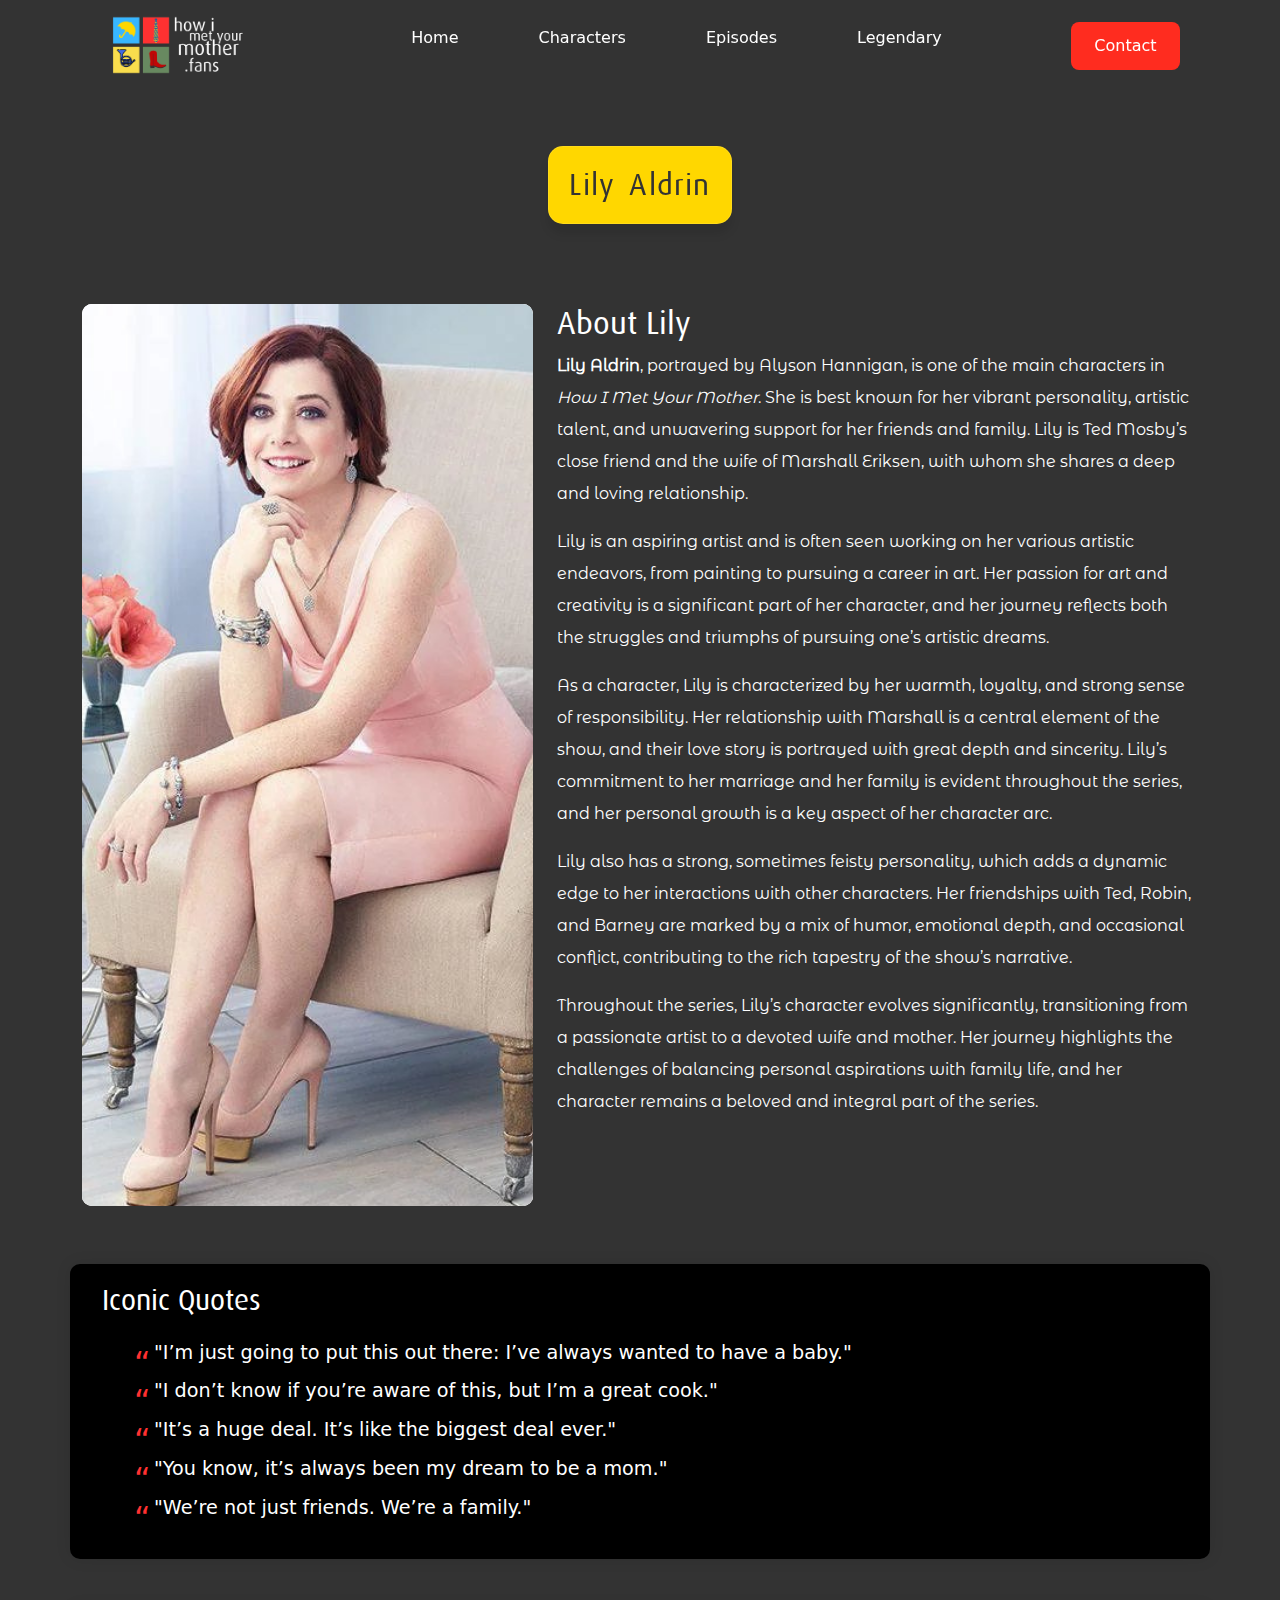
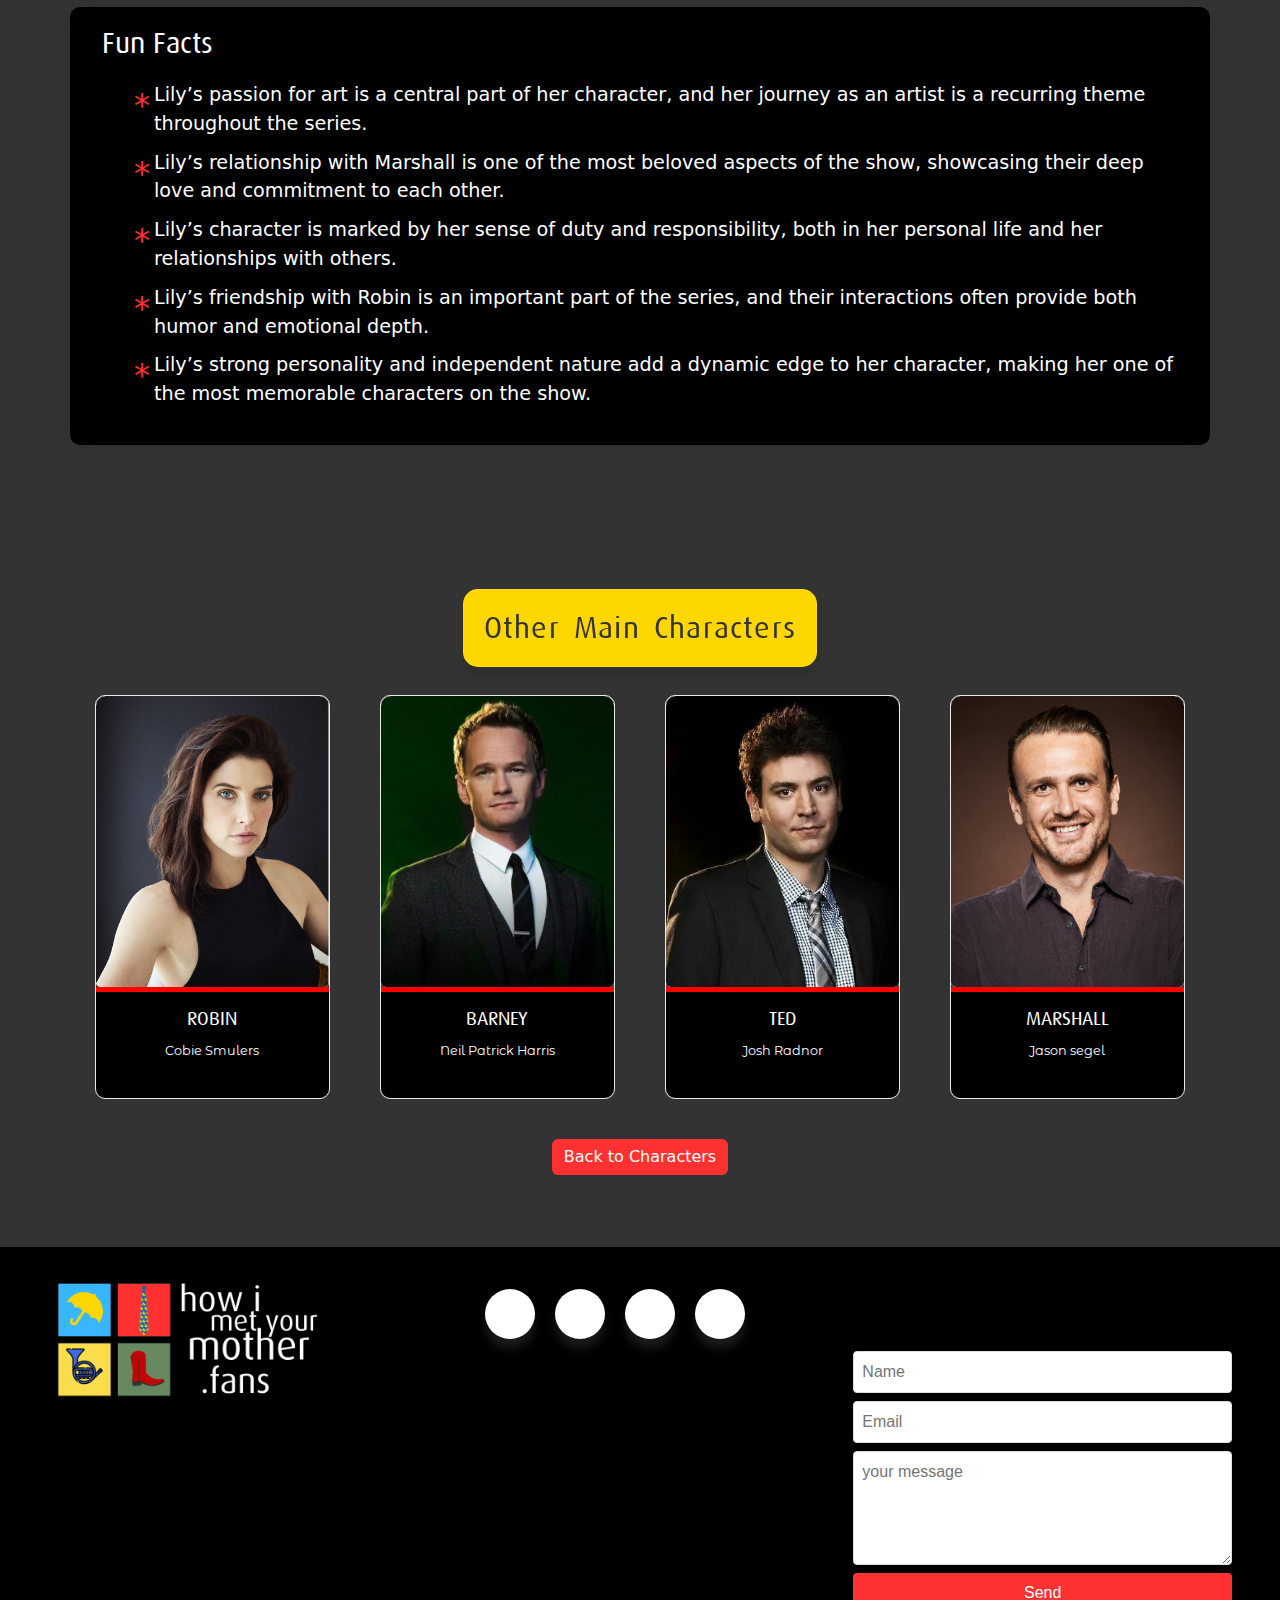
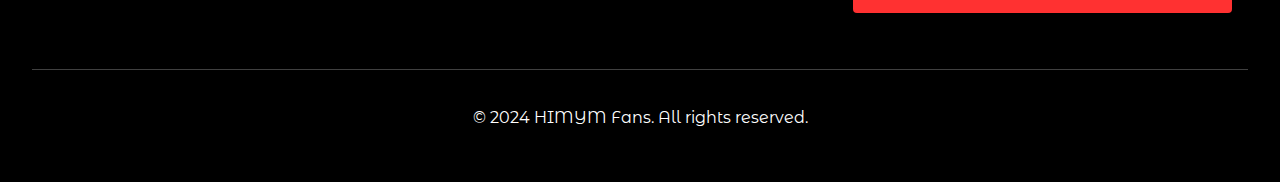
<file: pages/lily.html>
<!DOCTYPE html>
<html lang="en">

<head>
    <meta charset="UTF-8">
    <meta name="viewport" content="width=device-width, initial-scale=1.0">
    <title>HIMYM.fans</title>
    <!-- Favicon -->
    <link rel="shortcut icon" href="../assets/icons/favicon-16x16.png" type="image/x-icon">
    <!-- Iconos de redes -->
    <link rel="stylesheet" href="https://cdnjs.cloudflare.com/ajax/libs/font-awesome/6.4.0/css/all.min.css"
        integrity="sha512-iecdLmaskl7CVkqkXNQ/ZH/XLlvWZOJyj7Yy7tcenmpD1ypASozpmT/E0iPtmFIB46ZmdtAc9eNBvH0H/ZpiBw=="
        crossorigin="anonymous" referrerpolicy="no-referrer" />
        <link rel="stylesheet" href="https://cdn.jsdelivr.net/npm/boxicons@latest/css/boxicons.min.css">
        <!-- Link Swiper's CSS -->
        <link rel="stylesheet" href="https://cdn.jsdelivr.net/npm/swiper@8/swiper-bundle.min.css" />
        <link rel="stylesheet" href="https://cdn.jsdelivr.net/npm/bootstrap@5.3.3/dist/css/bootstrap.min.css" integrity="sha384-QWTKZyjpPEjISv5WaRU9OFeRpok6YctnYmDr5pNlyT2bRjXh0JMhjY6hW+ALEwIH" crossorigin="anonymous">
        <link rel="stylesheet" href="../assets/css/style.css">
    </head>
    
    <body class="back-dark">
        <!-- Navbar  -->
    <header class="custom-header">
        <a href="../index.html">
            <img src="../assets/icons/logositioweb2.png" alt="Logo">
        </a>
        <div class="bx bx-menu" id="menu-icon"></div>

        <!-- menu  -->
        <ul class="custom-navbar">
            <li><a href="../index.html">Home</a></li>
            <li><a href="./characters.html">Characters</a></li>
            <li><a href="./episodes.html">Episodes</a></li>
            <li><a href="./legendary.html">Legendary</a></li>
        </ul>
        <!-- Botón Contact en la navbar -->
        <a href="#" class="btn header-btn" id="contact-btn">Contact</a>

        <!-- Modal específico para el formulario de contacto -->
        <div id="contact-modal" class="modal contact-modal">
            <div class="modal-content">
                <span class="close">&times;</span>
                <h2>Contact Us</h2>
                <form id="contact-form" action="#" method="POST">
                    <label for="name">Name:</label>
                    <input type="text" id="name" name="name" required>

                    <label for="email">Email:</label>
                    <input type="email" id="email" name="email" required>

                    <label for="message">Message:</label>
                    <textarea id="message" name="message" required></textarea>

                    <button type="submit">Send</button>
                </form>
            </div>
        </div>
    </header>
    <div class="placeholder"></div>
<!---------------------------------------- fin del HEADER ----------------------------->

<!------------------------------------- Inicio del MAIN ------------------------------>
<!--! Esta página esta terminada en cuanto a contenido-->
<main>

    <!-- Character Header -->
    <section class="character-header">
        <div class="title">
            <br>
            <h4>Lily Aldrin</h4>
        </div>
    </section>

    <!-- Main Content -->
    <div class="container my-5">
        <div class="row">
            <!-- Character Image -->
            <div class="col-md-5 character-image">
                <img src="../assets/img/lily-individual.svg" alt="lily">
            </div>

            <!-- Character Description -->
            <div class="col-md-7">
                <h2>About Lily</h2>
                <p><strong>Lily Aldrin</strong>, portrayed by Alyson Hannigan, is one of the main characters in <em>How I Met Your Mother</em>. She is best known for her vibrant personality, artistic talent, and unwavering support for her friends and family. Lily is Ted Mosby’s close friend and the wife of Marshall Eriksen, with whom she shares a deep and loving relationship.</p>

                <p>Lily is an aspiring artist and is often seen working on her various artistic endeavors, from painting to pursuing a career in art. Her passion for art and creativity is a significant part of her character, and her journey reflects both the struggles and triumphs of pursuing one’s artistic dreams.</p>

                <p>As a character, Lily is characterized by her warmth, loyalty, and strong sense of responsibility. Her relationship with Marshall is a central element of the show, and their love story is portrayed with great depth and sincerity. Lily’s commitment to her marriage and her family is evident throughout the series, and her personal growth is a key aspect of her character arc.</p>

                <p>Lily also has a strong, sometimes feisty personality, which adds a dynamic edge to her interactions with other characters. Her friendships with Ted, Robin, and Barney are marked by a mix of humor, emotional depth, and occasional conflict, contributing to the rich tapestry of the show’s narrative.</p>

                <p>Throughout the series, Lily’s character evolves significantly, transitioning from a passionate artist to a devoted wife and mother. Her journey highlights the challenges of balancing personal aspirations with family life, and her character remains a beloved and integral part of the series.</p>

            </div>
        </div>

        <!-- Iconic Quotes Section -->
        <div class="row my-5 iconic-quotes">
            <div class="col-12">
                <h2>Iconic Quotes</h2>
                <ul>
                    <li class="quote-item">"I’m just going to put this out there: I’ve always wanted to have a baby."</li>
                    <li class="quote-item">"I don’t know if you’re aware of this, but I’m a great cook."</li>
                    <li class="quote-item">"It’s a huge deal. It’s like the biggest deal ever."</li>
                    <li class="quote-item">"You know, it’s always been my dream to be a mom."</li>
                    <li class="quote-item">"We’re not just friends. We’re a family."</li>
                </ul>
                
            </div>
        </div>

        <!-- Fun Facts Section -->
        <div class="row my-5 fun-facts">
            <div class="col-12">
                <h2>Fun Facts</h2>
                <ul>
                    <li class="fact-item">Lily’s passion for art is a central part of her character, and her journey as an artist is a recurring theme throughout the series.</li>
                    <li class="fact-item">Lily’s relationship with Marshall is one of the most beloved aspects of the show, showcasing their deep love and commitment to each other.</li>
                    <li class="fact-item"> Lily’s character is marked by her sense of duty and responsibility, both in her personal life and her relationships with others.</li>
                    <li class="fact-item">Lily’s friendship with Robin is an important part of the series, and their interactions often provide both humor and emotional depth.</li>
                    <li class="fact-item">Lily’s strong personality and independent nature add a dynamic edge to her character, making her one of the most memorable characters on the show.</li>
                </ul>
                
            </div>
        </div>
    </div>
</main>
<!--------------------------------------------------- fin del MAIN ---------------------------->

    <section class="container my-5">
        <div class="title">
            <br>
            <h4> Other Main Characters</h4>
        </div>
        <div class="row">
            <div class="col-md-4 col-lg-3 mb-4 col-6">
                <a href="./robin.html" class="character-card-link">
                    <div class="character-card">
                        <img src="../assets/img/main-robin.svg" class="img-fluid" alt="robin" />
                        <div class="character-info">
                            <h3 class="character-name">ROBIN</h3>
                            <p class="actor-name">Cobie Smulers</p>
                        </div>
                    </div>
                </a>
            </div>
            <div class="col-md-4 col-lg-3 mb-4 col-6">
                <a href="./barney.html" class="character-card-link">
                    <div class="character-card">
                        <img src="../assets/img/main-barney.svg" class="img-fluid" alt="barney" />
                        <div class="character-info">
                            <h3 class="character-name">BARNEY</h3>
                            <p class="actor-name">Neil Patrick Harris</p>
                        </div>
                    </div>
                </a>
            </div>
            <div class="col-md-4 col-lg-3 mb-4 col-6">
                <a href="./ted.html" class="character-card-link">
                    <div class="character-card">
                        <img src="../assets/img/main-ted.svg" class="img-fluid" alt="ted" />
                        <div class="character-info">
                            <h3 class="character-name">TED</h3>
                            <p class="actor-name">Josh Radnor</p>
                        </div>
                    </div>
                </a>
            </div>
            <div class="col-md-4 col-lg-3 mb-4 col-6">
                <a href="./marshall.html" class="character-card-link">
                    <div class="character-card">
                        <img src="../assets/img/main-marshall.svg" class="img-fluid" alt="marshall" />
                        <div class="character-info">
                            <h3 class="character-name">MARSHALL</h3>
                            <p class="actor-name">Jason segel</p>
                        </div>
                    </div>
                </a>
            </div>
            <div class="text-center">
                <a href="characters.html" class="btn btn-secondary mt-3">Back to Characters</a>
            </div>
    </section>


<!------------------------------------------ inicio del FOOTER ---------------------------->
    <footer>
        <div class="footer-content">
            <div class="footer-logo">
                <img src="../assets/icons/logositioweb2.png" alt="Logo" />
            </div>
            <div>
                <ul class="folow">
                    <li class="icon facebook">
                        <a href="http://www.facebook.com"></a>
                        <span class="tooltip">Facebook</span>
                        <span><i class="fab fa-facebook-f"></i></span>
                    </li>
                    <li class="icon snapchat">
                        <a href="http://www.snapchat.com"></a>
                        <span class="tooltip">Snapchat</span>
                        <span><i class="fab fa-snapchat"></i></span>
                    </li>
                    <li class="icon instagram">
                        <a href="http://www.instagram.com"></a>
                        <span class="tooltip">Instagram</span>
                        <span><i class="fab fa-instagram"></i></span>
                    </li>
                    <li class="icon youtube">
                        <a href="http://www.youtube.com"></a>
                        <span class="tooltip">Youtube</span>
                        <span><i class="fab fa-youtube"></i></span>
                    </li>
                </ul>
            </div>
            <div class="footer-contact">
                <!-- Sección de contacto -->
                <section id="contact-us">
                    <form action="#" method="post">
                        <input type="text" id="name" name="name" placeholder="Name" required />
                        <input type="email" id="email" name="email" placeholder="Email" required />
                        <textarea id="message" name="message" rows="4" placeholder="your message" required></textarea>
                        <button type="submit">Send</button>
                    </form>
                </section>
            </div>
        </div>
        <hr>
        <p>&copy; 2024 HIMYM Fans. All rights reserved.</p>
    </footer>
<!---------------------------------------- fin del FOOTER --------------------->


<script src="../assets/js/slider.js"></script>
<script src="https://cdn.jsdelivr.net/npm/swiper@8/swiper-bundle.min.js"></script>
<script src="https://cdn.jsdelivr.net/npm/bootstrap@5.3.3/dist/js/bootstrap.bundle.min.js" integrity="sha384-YvpcrYf0tY3lHB60NNkmXc5s9fDVZLESaAA55NDzOxhy9GkcIdslK1eN7N6jIeHz" crossorigin="anonymous"></script>
</body>

</html>
</file>
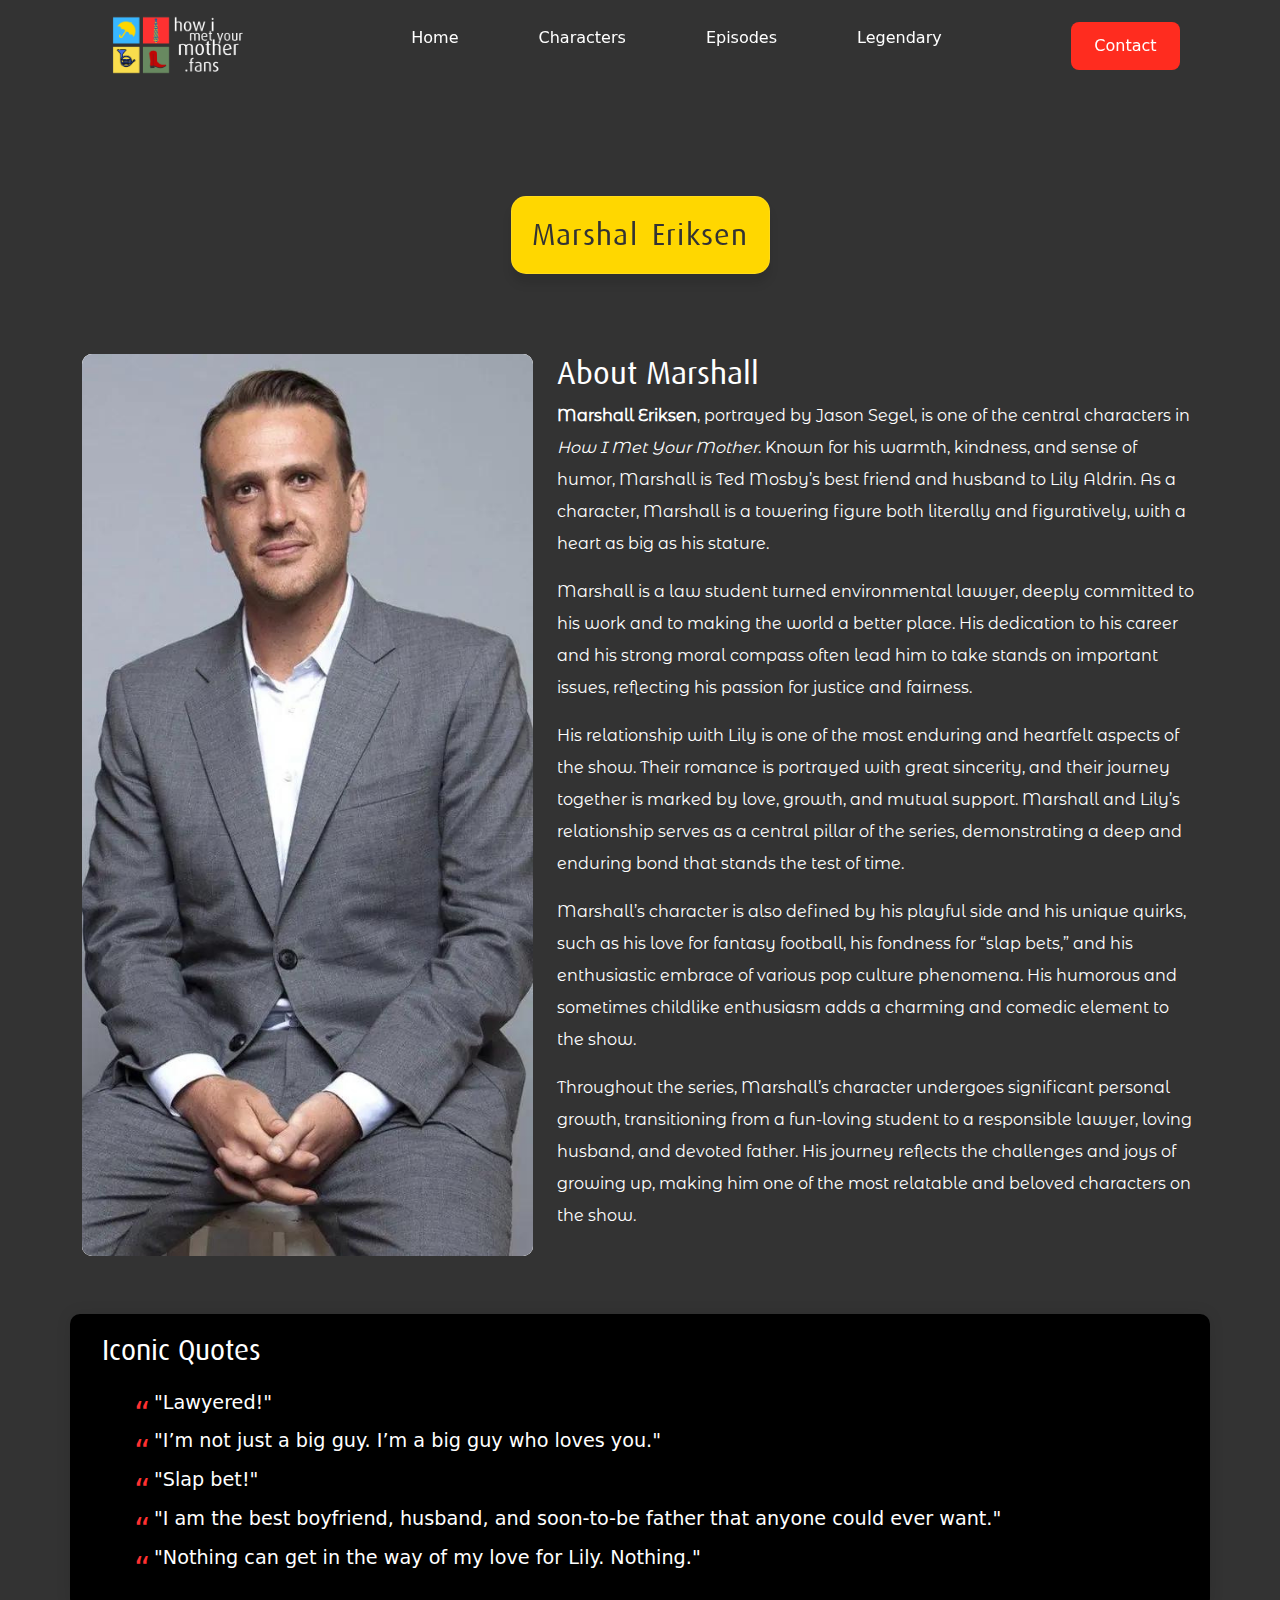
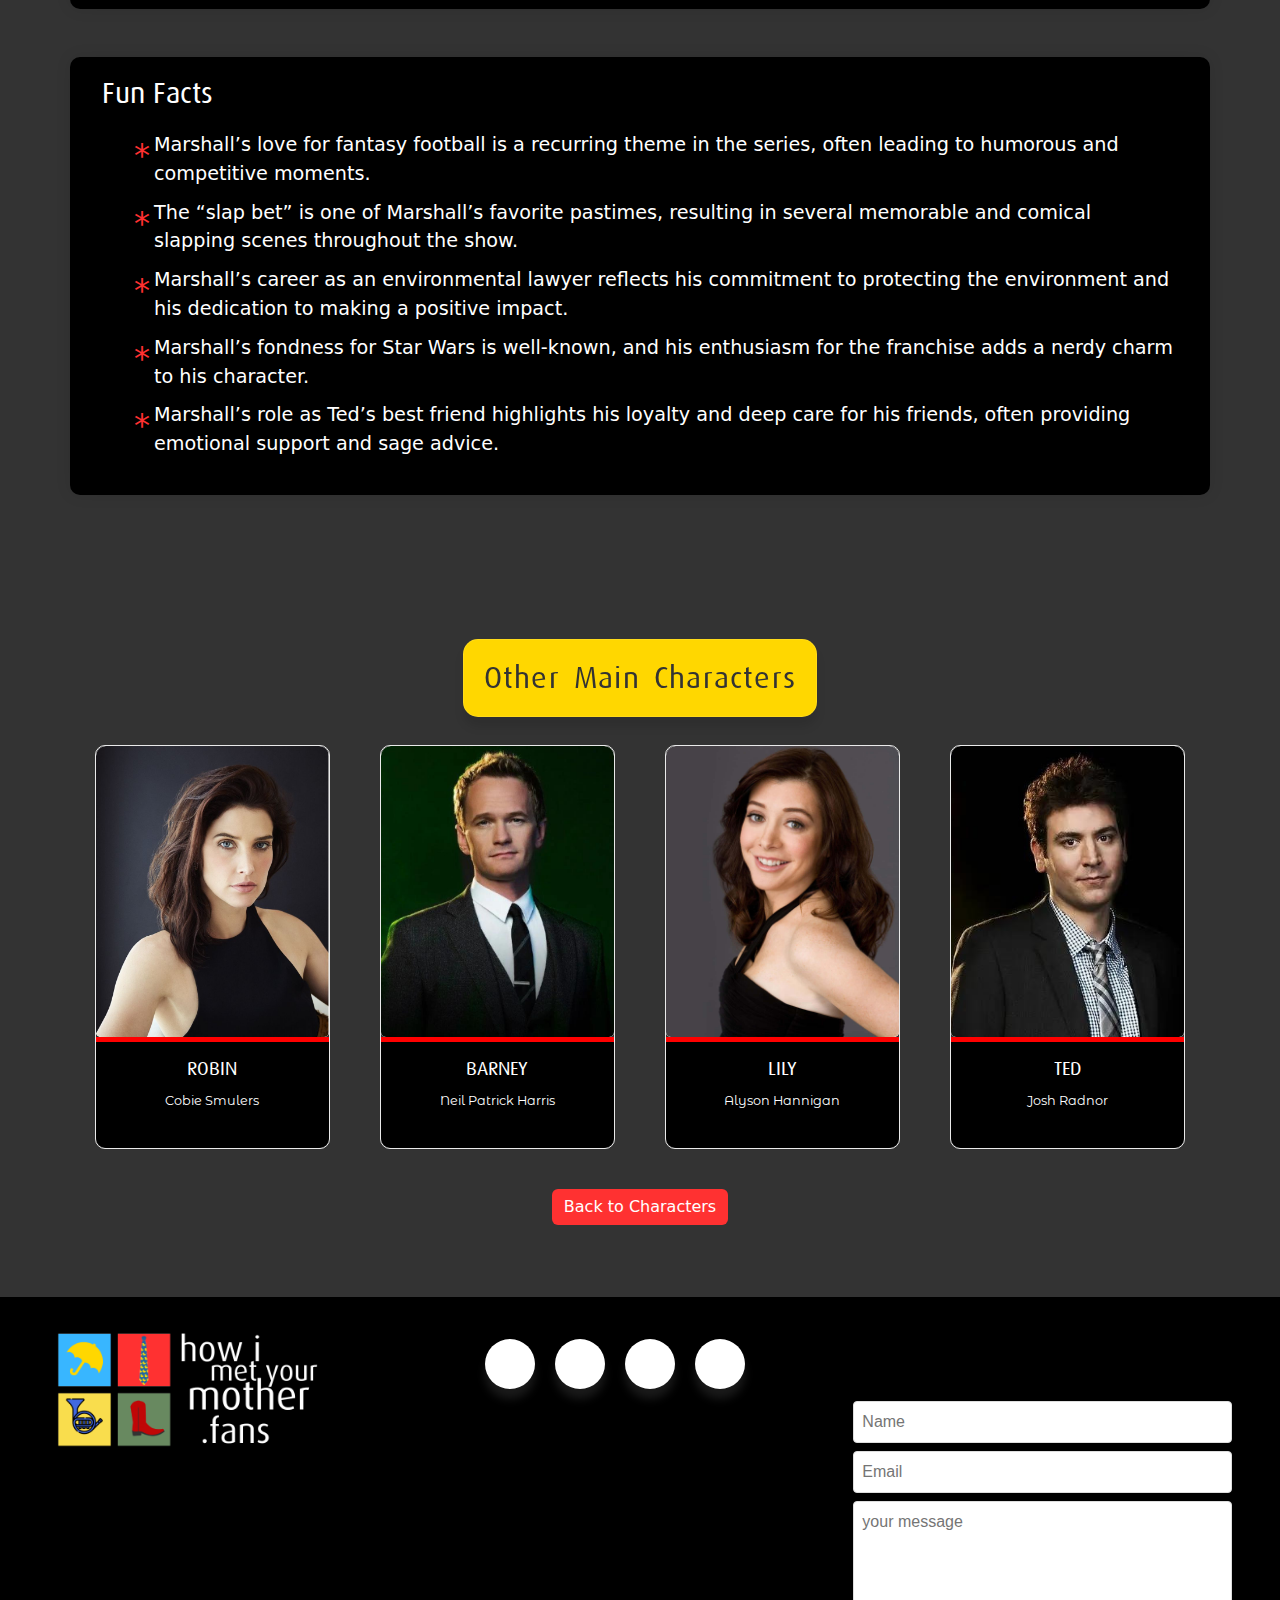
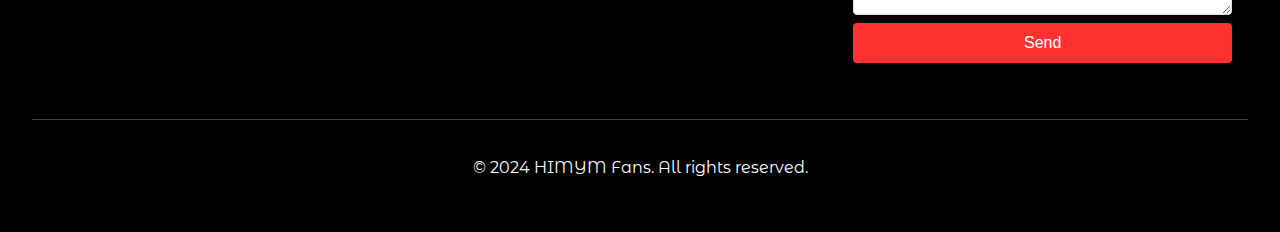
<file: pages/marshall.html>
<!DOCTYPE html>
<html lang="en">

<head>
    <meta charset="UTF-8">
    <meta name="viewport" content="width=device-width, initial-scale=1.0">
    <title>HIMYM.fans</title>
    <!-- Favicon -->
    <link rel="shortcut icon" href="../assets/icons/favicon-16x16.png" type="image/x-icon">
    <!-- Iconos de redes -->
    <link rel="stylesheet" href="https://cdnjs.cloudflare.com/ajax/libs/font-awesome/6.4.0/css/all.min.css"
        integrity="sha512-iecdLmaskl7CVkqkXNQ/ZH/XLlvWZOJyj7Yy7tcenmpD1ypASozpmT/E0iPtmFIB46ZmdtAc9eNBvH0H/ZpiBw=="
        crossorigin="anonymous" referrerpolicy="no-referrer" />
        <link rel="stylesheet" href="https://cdn.jsdelivr.net/npm/boxicons@latest/css/boxicons.min.css">
        <!-- Link Swiper's CSS -->
        <link rel="stylesheet" href="https://cdn.jsdelivr.net/npm/swiper@8/swiper-bundle.min.css" />
        <link rel="stylesheet" href="https://cdn.jsdelivr.net/npm/bootstrap@5.3.3/dist/css/bootstrap.min.css" integrity="sha384-QWTKZyjpPEjISv5WaRU9OFeRpok6YctnYmDr5pNlyT2bRjXh0JMhjY6hW+ALEwIH" crossorigin="anonymous">
        <link rel="stylesheet" href="../assets/css/style.css">
    </head>
    
    <body class="back-dark">
        <!-- Navbar  -->
    <header class="custom-header">
        <a href="../index.html">
            <img src="../assets/icons/logositioweb2.png" alt="Logo">
        </a>
        <div class="bx bx-menu" id="menu-icon"></div>

        <!-- menu  -->
        <ul class="custom-navbar">
            <li><a href="../index.html">Home</a></li>
            <li><a href="./characters.html">Characters</a></li>
            <li><a href="./episodes.html">Episodes</a></li>
            <li><a href="./legendary.html">Legendary</a></li>
        </ul>
        <!-- Botón Contact en la navbar -->
        <a href="#" class="btn header-btn" id="contact-btn">Contact</a>

        <!-- Modal específico para el formulario de contacto -->
        <div id="contact-modal" class="modal contact-modal">
            <div class="modal-content">
                <span class="close">&times;</span>
                <h2>Contact Us</h2>
                <form id="contact-form" action="#" method="POST">
                    <label for="name">Name:</label>
                    <input type="text" id="name" name="name" required>

                    <label for="email">Email:</label>
                    <input type="email" id="email" name="email" required>

                    <label for="message">Message:</label>
                    <textarea id="message" name="message" required></textarea>

                    <button type="submit">Send</button>
                </form>
            </div>
        </div>
    </header>
    <div class="placeholder"></div>
<!---------------------------------------- fin del HEADER ----------------------------->

<!------------------------------------- Inicio del MAIN ------------------------------>
<!--! Esta página esta terminada en cuanto a contenido-->
<main>

    <!-- Character Header -->
    <section class="character-header">
        <div class="placeholder"></div>
        <div class="title">
            <br>
            <h4>Marshal Eriksen</h4>
        </div>
    </section>

    <!-- Main Content -->
    <div class="container my-5">
        <div class="row">
            <!-- Character Image -->
            <div class="col-md-5 character-image">
                <img src="../assets/img/marshall-individual (1).svg" alt="marshall">
            </div>

            <!-- Character Description -->
            <div class="col-md-7">
                <h2>About Marshall</h2>
                <p><strong>Marshall Eriksen</strong>, portrayed by Jason Segel, is one of the central characters in <em>How I Met Your Mother</em>. Known for his warmth, kindness, and sense of humor, Marshall is Ted Mosby’s best friend and husband to Lily Aldrin. As a character, Marshall is a towering figure both literally and figuratively, with a heart as big as his stature.</p>

                <p>Marshall is a law student turned environmental lawyer, deeply committed to his work and to making the world a better place. His dedication to his career and his strong moral compass often lead him to take stands on important issues, reflecting his passion for justice and fairness.</p>

                <p>His relationship with Lily is one of the most enduring and heartfelt aspects of the show. Their romance is portrayed with great sincerity, and their journey together is marked by love, growth, and mutual support. Marshall and Lily’s relationship serves as a central pillar of the series, demonstrating a deep and enduring bond that stands the test of time.</p>

                <p>Marshall’s character is also defined by his playful side and his unique quirks, such as his love for fantasy football, his fondness for “slap bets,” and his enthusiastic embrace of various pop culture phenomena. His humorous and sometimes childlike enthusiasm adds a charming and comedic element to the show.</p>

                <p>Throughout the series, Marshall’s character undergoes significant personal growth, transitioning from a fun-loving student to a responsible lawyer, loving husband, and devoted father. His journey reflects the challenges and joys of growing up, making him one of the most relatable and beloved characters on the show.</p>


            </div>
        </div>

        <!-- Iconic Quotes Section -->
        <div class="row my-5 iconic-quotes">
            <div class="col-12">
                <h2>Iconic Quotes</h2>
                <ul>
                    <li class="quote-item">"Lawyered!"</li>
                    <li class="quote-item">"I’m not just a big guy. I’m a big guy who loves you."</li>
                    <li class="quote-item">"Slap bet!"</li>
                    <li class="quote-item">"I am the best boyfriend, husband, and soon-to-be father that anyone could ever want."</li>
                    <li class="quote-item">"Nothing can get in the way of my love for Lily. Nothing."</li>
                </ul>
                
            </div>
        </div>

        <!-- Fun Facts Section -->
        <div class="row my-5 fun-facts">
            <div class="col-12">
                <h2>Fun Facts</h2>
                <ul>
                    <li class="fact-item">Marshall’s love for fantasy football is a recurring theme in the series, often leading to humorous and competitive moments.</li>
                    <li class="fact-item">The “slap bet” is one of Marshall’s favorite pastimes, resulting in several memorable and comical slapping scenes throughout the show.</li>
                    <li class="fact-item">Marshall’s career as an environmental lawyer reflects his commitment to protecting the environment and his dedication to making a positive impact.</li>
                    <li class="fact-item">Marshall’s fondness for Star Wars is well-known, and his enthusiasm for the franchise adds a nerdy charm to his character.</li>
                    <li class="fact-item">Marshall’s role as Ted’s best friend highlights his loyalty and deep care for his friends, often providing emotional support and sage advice.</li>
                </ul>
                
            </div>
        </div>
    </div>
</main>
<!------------------------------------------------------ fin del MAIN ------------------------>

    <section class="container my-5">
        <div class="title">
            <br>
            <h4> Other Main Characters</h4>
        </div>
        <div class="row">
            <div class="col-md-4 col-lg-3 mb-4 col-6">
                <a href="./robin.html" class="character-card-link">
                    <div class="character-card">
                        <img src="../assets/img/main-robin.svg" class="img-fluid" alt="robin" />
                        <div class="character-info">
                            <h3 class="character-name">ROBIN</h3>
                            <p class="actor-name">Cobie Smulers</p>
                        </div>
                    </div>
                </a>
            </div>
            <div class="col-md-4 col-lg-3 mb-4 col-6">
                <a href="./barney.html" class="character-card-link">
                    <div class="character-card">
                        <img src="../assets/img/main-barney.svg" class="img-fluid" alt="barney" />
                        <div class="character-info">
                            <h3 class="character-name">BARNEY</h3>
                            <p class="actor-name">Neil Patrick Harris</p>
                        </div>
                    </div>
                </a>
            </div>
            <div class="col-md-4 col-lg-3 mb-4 col-6">
                <a href="./lily.html" class="character-card-link">
                    <div class="character-card">
                        <img src="../assets/img/main-lily.svg" class="img-fluid" alt="lily" />
                        <div class="character-info">
                            <h3 class="character-name">LILY</h3>
                            <p class="actor-name">Alyson Hannigan</p>
                        </div>
                    </div>
                </a>
            </div>
            <div class="col-md-4 col-lg-3 mb-4 col-6">
                <a href="./ted.html" class="character-card-link">
                    <div class="character-card">
                        <img src="../assets/img/main-ted.svg" class="img-fluid" alt="ted" />
                        <div class="character-info">
                            <h3 class="character-name">TED</h3>
                            <p class="actor-name">Josh Radnor</p>
                        </div>
                    </div>
                </a>
            </div>
            <div class="text-center">
                <a href="characters.html" class="btn btn-secondary mt-3">Back to Characters</a>
            </div>
    </section>


<!-------------------------------------------- inicio del FOOTER ----------------------->
    <footer>
        <div class="footer-content">
            <div class="footer-logo">
                <img src="../assets/icons/logositioweb2.png" alt="Logo" />
            </div>
            <div>
                <ul class="folow">
                    <li class="icon facebook">
                        <a href="http://www.facebook.com"></a>
                        <span class="tooltip">Facebook</span>
                        <span><i class="fab fa-facebook-f"></i></span>
                    </li>
                    <li class="icon snapchat">
                        <a href="http://www.snapchat.com"></a>
                        <span class="tooltip">Snapchat</span>
                        <span><i class="fab fa-snapchat"></i></span>
                    </li>
                    <li class="icon instagram">
                        <a href="http://www.instagram.com"></a>
                        <span class="tooltip">Instagram</span>
                        <span><i class="fab fa-instagram"></i></span>
                    </li>
                    <li class="icon youtube">
                        <a href="http://www.youtube.com"></a>
                        <span class="tooltip">Youtube</span>
                        <span><i class="fab fa-youtube"></i></span>
                    </li>
                </ul>
            </div>
            <div class="footer-contact">
                <!-- Sección de contacto -->
                <section id="contact-us">
                    <form action="#" method="post">
                        <input type="text" id="name" name="name" placeholder="Name" required />
                        <input type="email" id="email" name="email" placeholder="Email" required />
                        <textarea id="message" name="message" rows="4" placeholder="your message" required></textarea>
                        <button type="submit">Send</button>
                    </form>
                </section>
            </div>
        </div>
        <hr>
        <p>&copy; 2024 HIMYM Fans. All rights reserved.</p>
    </footer>
<!------------------------------------ fin del FOOTER ------------------------>


<script src="../assets/js/slider.js"></script>
<script src="https://cdn.jsdelivr.net/npm/swiper@8/swiper-bundle.min.js"></script>
<script src="https://cdn.jsdelivr.net/npm/bootstrap@5.3.3/dist/js/bootstrap.bundle.min.js" integrity="sha384-YvpcrYf0tY3lHB60NNkmXc5s9fDVZLESaAA55NDzOxhy9GkcIdslK1eN7N6jIeHz" crossorigin="anonymous"></script>
</body>

</html>
</file>
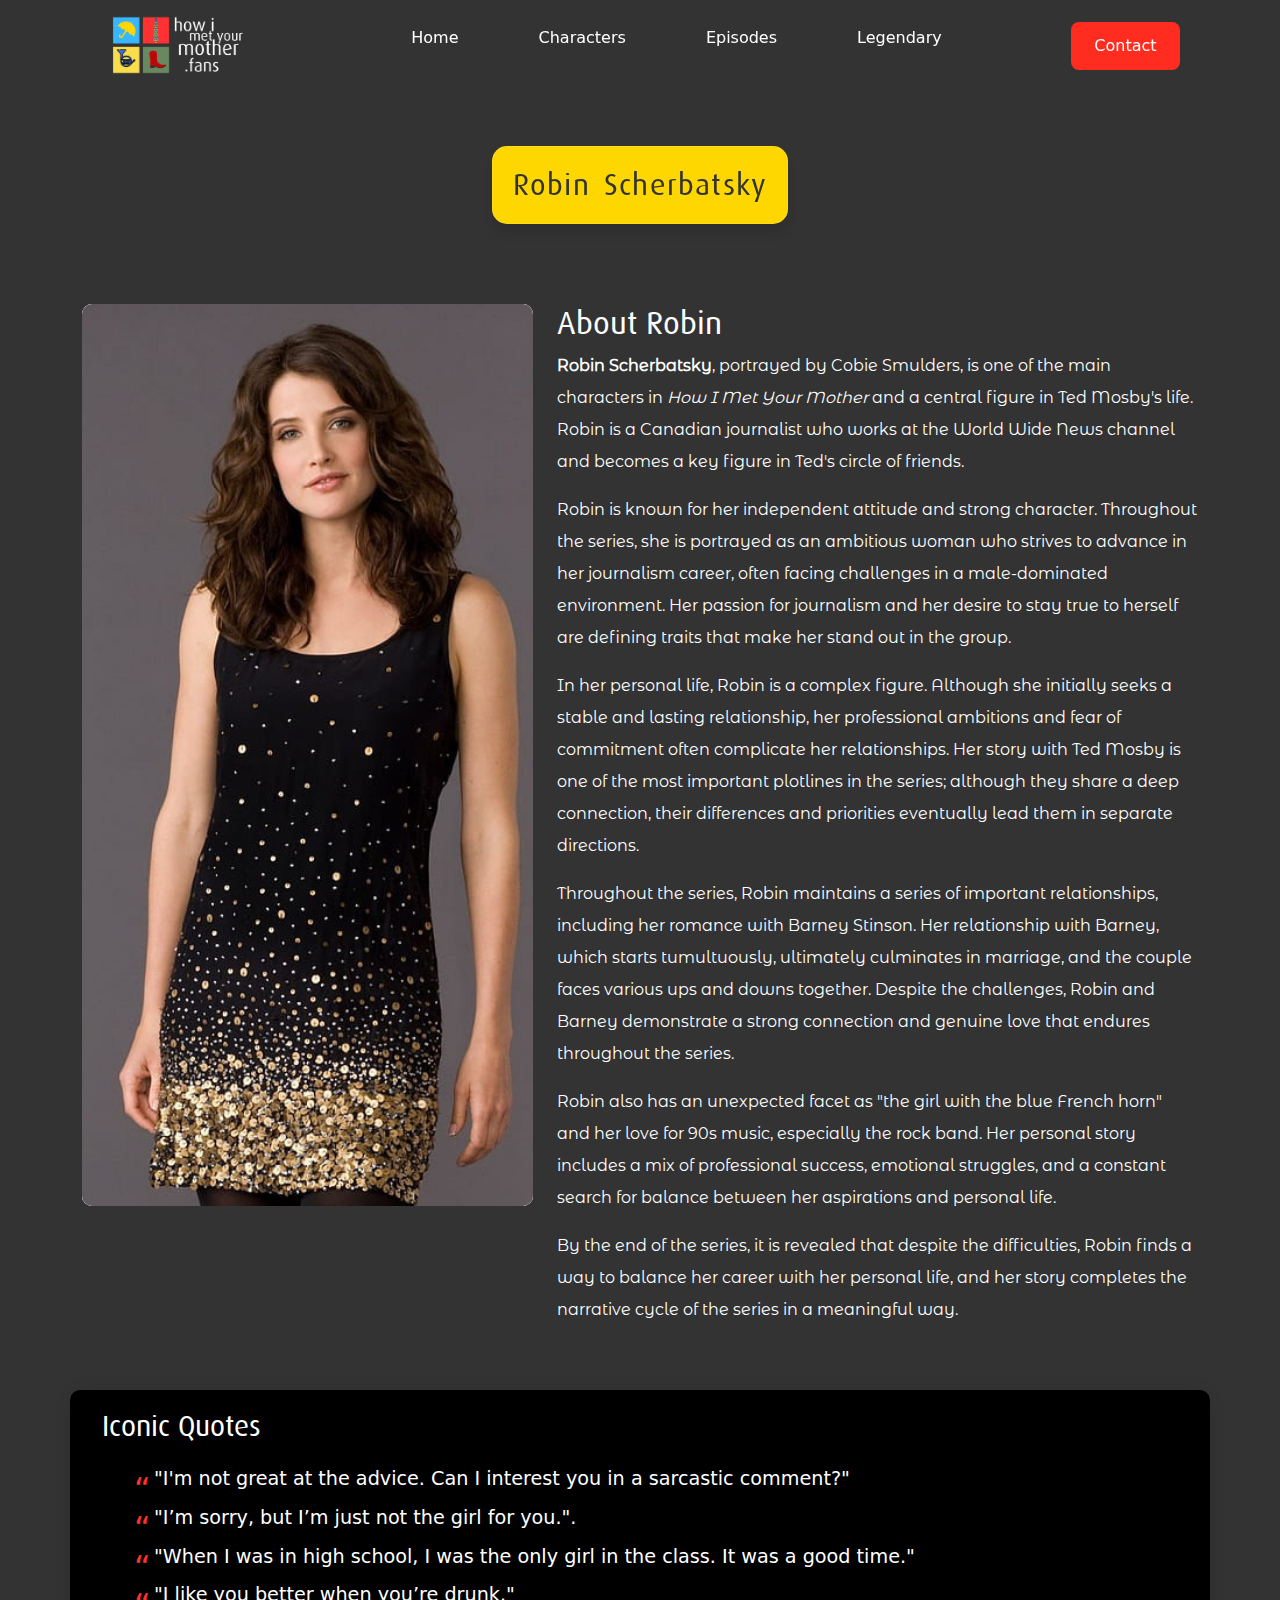
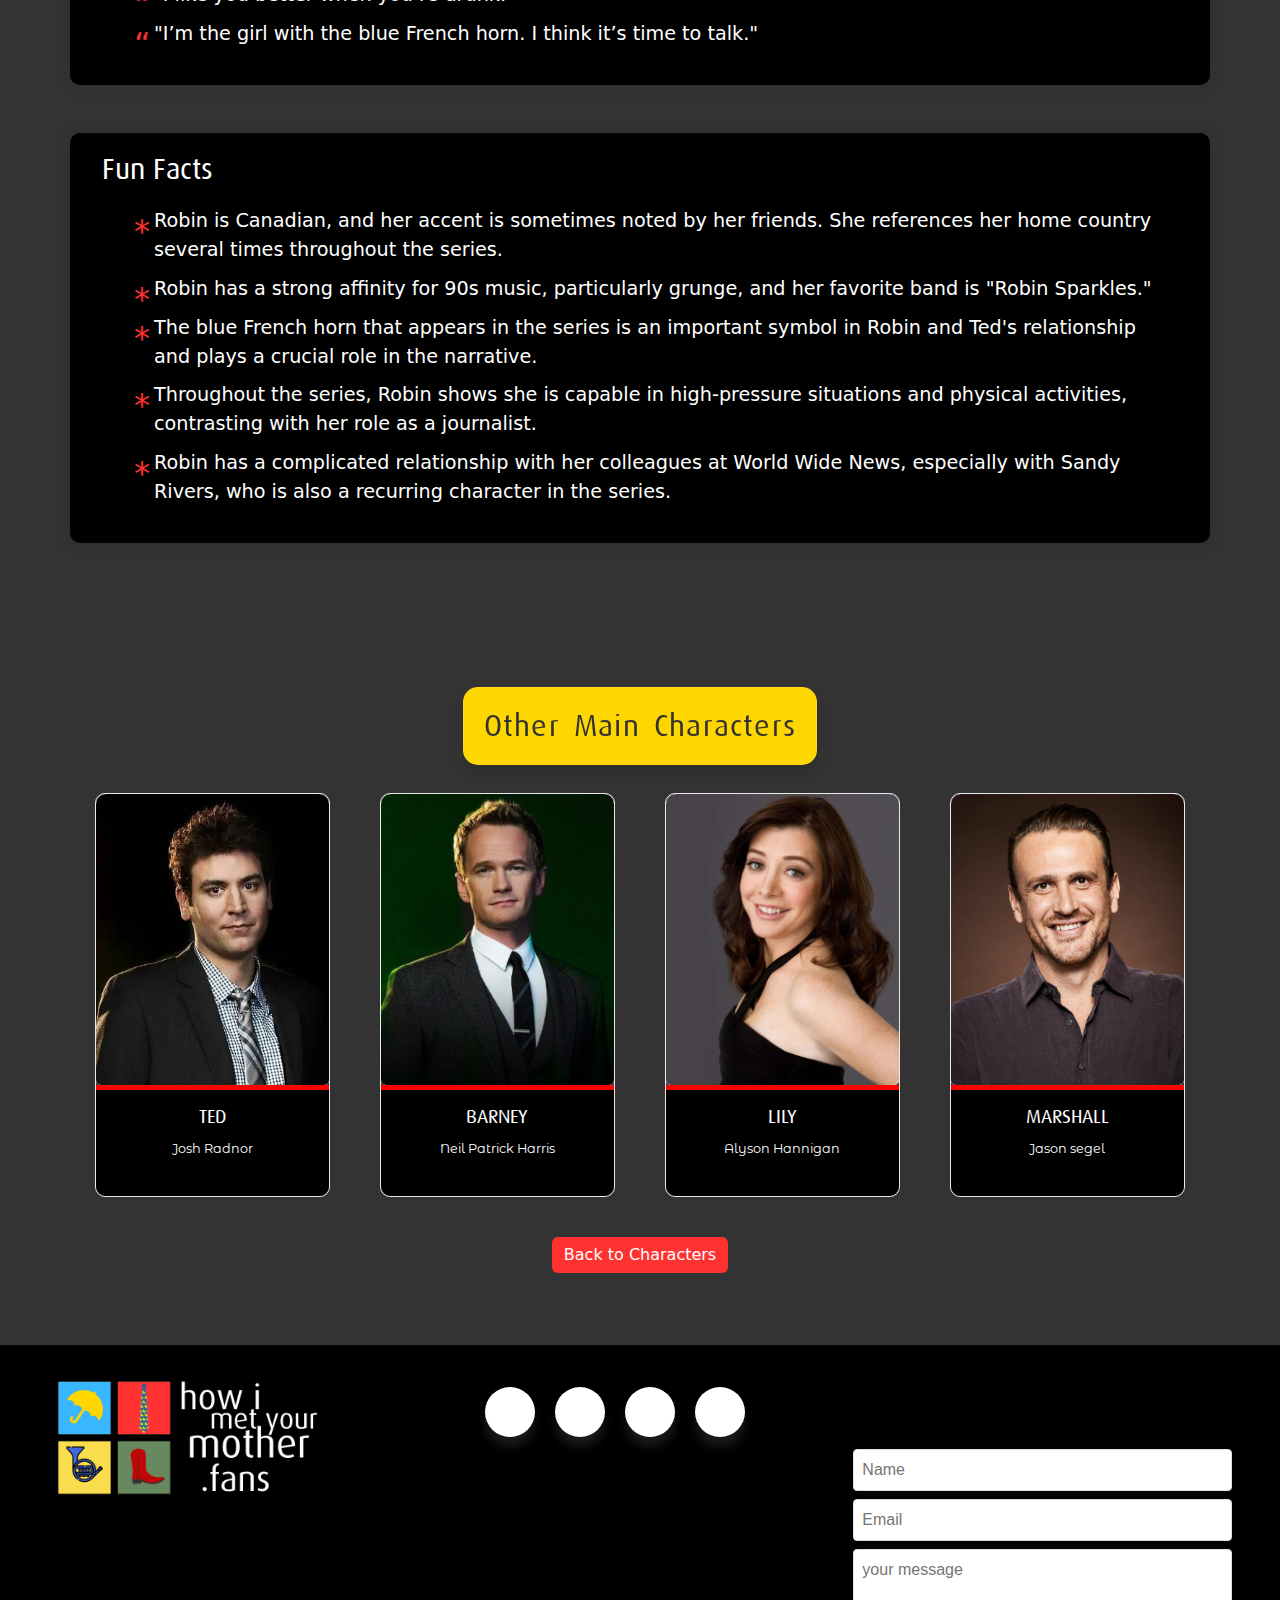
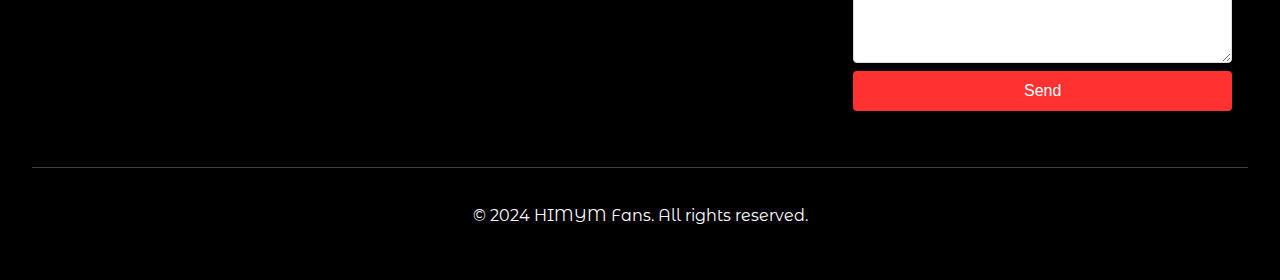
<file: pages/robin.html>
<!DOCTYPE html>
<html lang="en">

<head>
    <meta charset="UTF-8">
    <meta name="viewport" content="width=device-width, initial-scale=1.0">
    <title>HIMYM.fans</title>
    <!-- Favicon -->
    <link rel="shortcut icon" href="../assets/icons/favicon-16x16.png" type="image/x-icon">
    <!-- Iconos de redes -->
    <link rel="stylesheet" href="https://cdnjs.cloudflare.com/ajax/libs/font-awesome/6.4.0/css/all.min.css"
        integrity="sha512-iecdLmaskl7CVkqkXNQ/ZH/XLlvWZOJyj7Yy7tcenmpD1ypASozpmT/E0iPtmFIB46ZmdtAc9eNBvH0H/ZpiBw=="
        crossorigin="anonymous" referrerpolicy="no-referrer" />
        <link rel="stylesheet" href="https://cdn.jsdelivr.net/npm/boxicons@latest/css/boxicons.min.css">
        <!-- Link Swiper's CSS -->
        <link rel="stylesheet" href="https://cdn.jsdelivr.net/npm/swiper@8/swiper-bundle.min.css" />
        <link rel="stylesheet" href="https://cdn.jsdelivr.net/npm/bootstrap@5.3.3/dist/css/bootstrap.min.css" integrity="sha384-QWTKZyjpPEjISv5WaRU9OFeRpok6YctnYmDr5pNlyT2bRjXh0JMhjY6hW+ALEwIH" crossorigin="anonymous">
        <link rel="stylesheet" href="../assets/css/style.css">
    </head>
    
    <body class="back-dark">
        <!-- Navbar  -->
    <header class="custom-header">
        <a href="../index.html">
            <img src="../assets/icons/logositioweb2.png" alt="Logo">
        </a>
        <div class="bx bx-menu" id="menu-icon"></div>

        <!-- menu  -->
        <ul class="custom-navbar">
            <li><a href="../index.html">Home</a></li>
            <li><a href="./characters.html">Characters</a></li>
            <li><a href="./episodes.html">Episodes</a></li>
            <li><a href="./legendary.html">Legendary</a></li>
        </ul>
        <!-- Botón Contact en la navbar -->
        <a href="#" class="btn header-btn" id="contact-btn">Contact</a>

        <!-- Modal específico para el formulario de contacto -->
        <div id="contact-modal" class="modal contact-modal">
            <div class="modal-content">
                <span class="close">&times;</span>
                <h2>Contact Us</h2>
                <form id="contact-form" action="#" method="POST">
                    <label for="name">Name:</label>
                    <input type="text" id="name" name="name" required>

                    <label for="email">Email:</label>
                    <input type="email" id="email" name="email" required>

                    <label for="message">Message:</label>
                    <textarea id="message" name="message" required></textarea>

                    <button type="submit">Send</button>
                </form>
            </div>
        </div>
    </header>
    <div class="placeholder"></div>
<!---------------------------------------- fin del HEADER ----------------------------->

<!------------------------------------- Inicio del MAIN ------------------------------>
<!--! Esta página esta terminada en cuanto a contenido-->
<main>

    <!-- Character Header -->
    <section class="character-header">
        <div class="title">
            <br>
            <h4>Robin Scherbatsky</h4>
        </div>
    </section>

    <!-- Main Content -->
    <div class="container my-5">
        <div class="row">
            <!-- Character Image -->
            <div class="col-md-5 character-image">
                <img src="../assets/img/robin-individual.svg" alt="robin">
            </div>

            <!-- Character Description -->
            <div class="col-md-7">
                <h2>About Robin</h2>
                <p><strong>Robin Scherbatsky</strong>, portrayed by Cobie Smulders, is one of the main characters in <em>How I Met Your Mother</em> and a central figure in Ted Mosby's life. Robin is a Canadian journalist who works at the World Wide News channel and becomes a key figure in Ted's circle of friends.</p>

                <p>Robin is known for her independent attitude and strong character. Throughout the series, she is portrayed as an ambitious woman who strives to advance in her journalism career, often facing challenges in a male-dominated environment. Her passion for journalism and her desire to stay true to herself are defining traits that make her stand out in the group.</p>

                <p>In her personal life, Robin is a complex figure. Although she initially seeks a stable and lasting relationship, her professional ambitions and fear of commitment often complicate her relationships. Her story with Ted Mosby is one of the most important plotlines in the series; although they share a deep connection, their differences and priorities eventually lead them in separate directions.</p>

                <p>Throughout the series, Robin maintains a series of important relationships, including her romance with Barney Stinson. Her relationship with Barney, which starts tumultuously, ultimately culminates in marriage, and the couple faces various ups and downs together. Despite the challenges, Robin and Barney demonstrate a strong connection and genuine love that endures throughout the series.</p>

                <p>Robin also has an unexpected facet as "the girl with the blue French horn" and her love for 90s music, especially the rock band. Her personal story includes a mix of professional success, emotional struggles, and a constant search for balance between her aspirations and personal life.</p>

                <p>By the end of the series, it is revealed that despite the difficulties, Robin finds a way to balance her career with her personal life, and her story completes the narrative cycle of the series in a meaningful way.</p>


            </div>
        </div>

        <!-- Iconic Quotes Section -->
        <div class="row my-5 iconic-quotes">
            <div class="col-12">
                <h2>Iconic Quotes</h2>
                <ul>
                    <li class="quote-item">"I'm not great at the advice. Can I interest you in a sarcastic comment?"</li>
                    <li class="quote-item">"I’m sorry, but I’m just not the girl for you.".</li>
                    <li class="quote-item">"When I was in high school, I was the only girl in the class. It was a good time."</li>
                    <li class="quote-item">"I like you better when you’re drunk."</li>
                    <li class="quote-item">"I’m the girl with the blue French horn. I think it’s time to talk."</li>
                </ul>
                
            </div>
        </div>

        <!-- Fun Facts Section -->
        <div class="row my-5 fun-facts">
            <div class="col-12">
                <h2>Fun Facts</h2>
                <ul>
                    <li class="fact-item">Robin is Canadian, and her accent is sometimes noted by her friends. She references her home country several times throughout the series.</li>
                    <li class="fact-item">Robin has a strong affinity for 90s music, particularly grunge, and her favorite band is "Robin Sparkles."</li>
                    <li class="fact-item">The blue French horn that appears in the series is an important symbol in Robin and Ted's relationship and plays a crucial role in the narrative.</li>
                    <li class="fact-item">Throughout the series, Robin shows she is capable in high-pressure situations and physical activities, contrasting with her role as a journalist.</li>
                    <li class="fact-item">Robin has a complicated relationship with her colleagues at World Wide News, especially with Sandy Rivers, who is also a recurring character in the series.</li>
                </ul>
                
            </div>
        </div>
    </div>
</main>
<!----------------------------------------------- fin del MAIN ------------------------->

    <section class="container my-5">
        <div class="title">
            <br>
            <h4> Other Main Characters</h4>
        </div>
        <div class="row">
            <div class="col-md-4 col-lg-3 mb-4 col-6">
                <a href="./ted.html" class="character-card-link">
                    <div class="character-card">
                        <img src="../assets/img/main-ted.svg" class="img-fluid" alt="ted" />
                        <div class="character-info">
                            <h3 class="character-name">TED</h3>
                            <p class="actor-name">Josh Radnor</p>
                        </div>
                    </div>
                </a>
            </div>
            <div class="col-md-4 col-lg-3 mb-4 col-6">
                <a href="./barney.html" class="character-card-link">
                    <div class="character-card">
                        <img src="../assets/img/main-barney.svg" class="img-fluid" alt="barney" />
                        <div class="character-info">
                            <h3 class="character-name">BARNEY</h3>
                            <p class="actor-name">Neil Patrick Harris</p>
                        </div>
                    </div>
                </a>
            </div>
            <div class="col-md-4 col-lg-3 mb-4 col-6">
                <a href="./lily.html" class="character-card-link">
                    <div class="character-card">
                        <img src="../assets/img/main-lily.svg" class="img-fluid" alt="lily" />
                        <div class="character-info">
                            <h3 class="character-name">LILY</h3>
                            <p class="actor-name">Alyson Hannigan</p>
                        </div>
                    </div>
                </a>
            </div>
            <div class="col-md-4 col-lg-3 mb-4 col-6">
                <a href="./marshall.html" class="character-card-link">
                    <div class="character-card">
                        <img src="../assets/img/main-marshall.svg" class="img-fluid" alt="marshall" />
                        <div class="character-info">
                            <h3 class="character-name">MARSHALL</h3>
                            <p class="actor-name">Jason segel</p>
                        </div>
                    </div>
                </a>
            </div>
            <div class="text-center">
                <a href="characters.html" class="btn btn-secondary mt-3">Back to Characters</a>
            </div>
    </section>


<!------------------------------------------ inicio del FOOTER -------------------------------->
    <footer>
        <div class="footer-content">
            <div class="footer-logo">
                <img src="../assets/icons/logositioweb2.png" alt="Logo" />
            </div>
            <div>
                <ul class="folow">
                    <li class="icon facebook">
                        <a href="http://www.facebook.com"></a>
                        <span class="tooltip">Facebook</span>
                        <span><i class="fab fa-facebook-f"></i></span>
                    </li>
                    <li class="icon snapchat">
                        <a href="http://www.snapchat.com"></a>
                        <span class="tooltip">Snapchat</span>
                        <span><i class="fab fa-snapchat"></i></span>
                    </li>
                    <li class="icon instagram">
                        <a href="http://www.instagram.com"></a>
                        <span class="tooltip">Instagram</span>
                        <span><i class="fab fa-instagram"></i></span>
                    </li>
                    <li class="icon youtube">
                        <a href="http://www.youtube.com"></a>
                        <span class="tooltip">Youtube</span>
                        <span><i class="fab fa-youtube"></i></span>
                    </li>
                </ul>
            </div>
            <div class="footer-contact">
                <!-- Sección de contacto -->
                <section id="contact-us">
                    <form action="#" method="post">
                        <input type="text" id="name" name="name" placeholder="Name" required />
                        <input type="email" id="email" name="email" placeholder="Email" required />
                        <textarea id="message" name="message" rows="4" placeholder="your message" required></textarea>
                        <button type="submit">Send</button>
                    </form>
                </section>
            </div>
        </div>
        <hr>
        <p>&copy; 2024 HIMYM Fans. All rights reserved.</p>
    </footer>
<!--------------------------------------------- fin del FOOTER --------------------------------------->


<script src="../assets/js/slider.js"></script>
<script src="https://cdn.jsdelivr.net/npm/swiper@8/swiper-bundle.min.js"></script>
<script src="https://cdn.jsdelivr.net/npm/bootstrap@5.3.3/dist/js/bootstrap.bundle.min.js" integrity="sha384-YvpcrYf0tY3lHB60NNkmXc5s9fDVZLESaAA55NDzOxhy9GkcIdslK1eN7N6jIeHz" crossorigin="anonymous"></script>
</body>

</html>
</file>
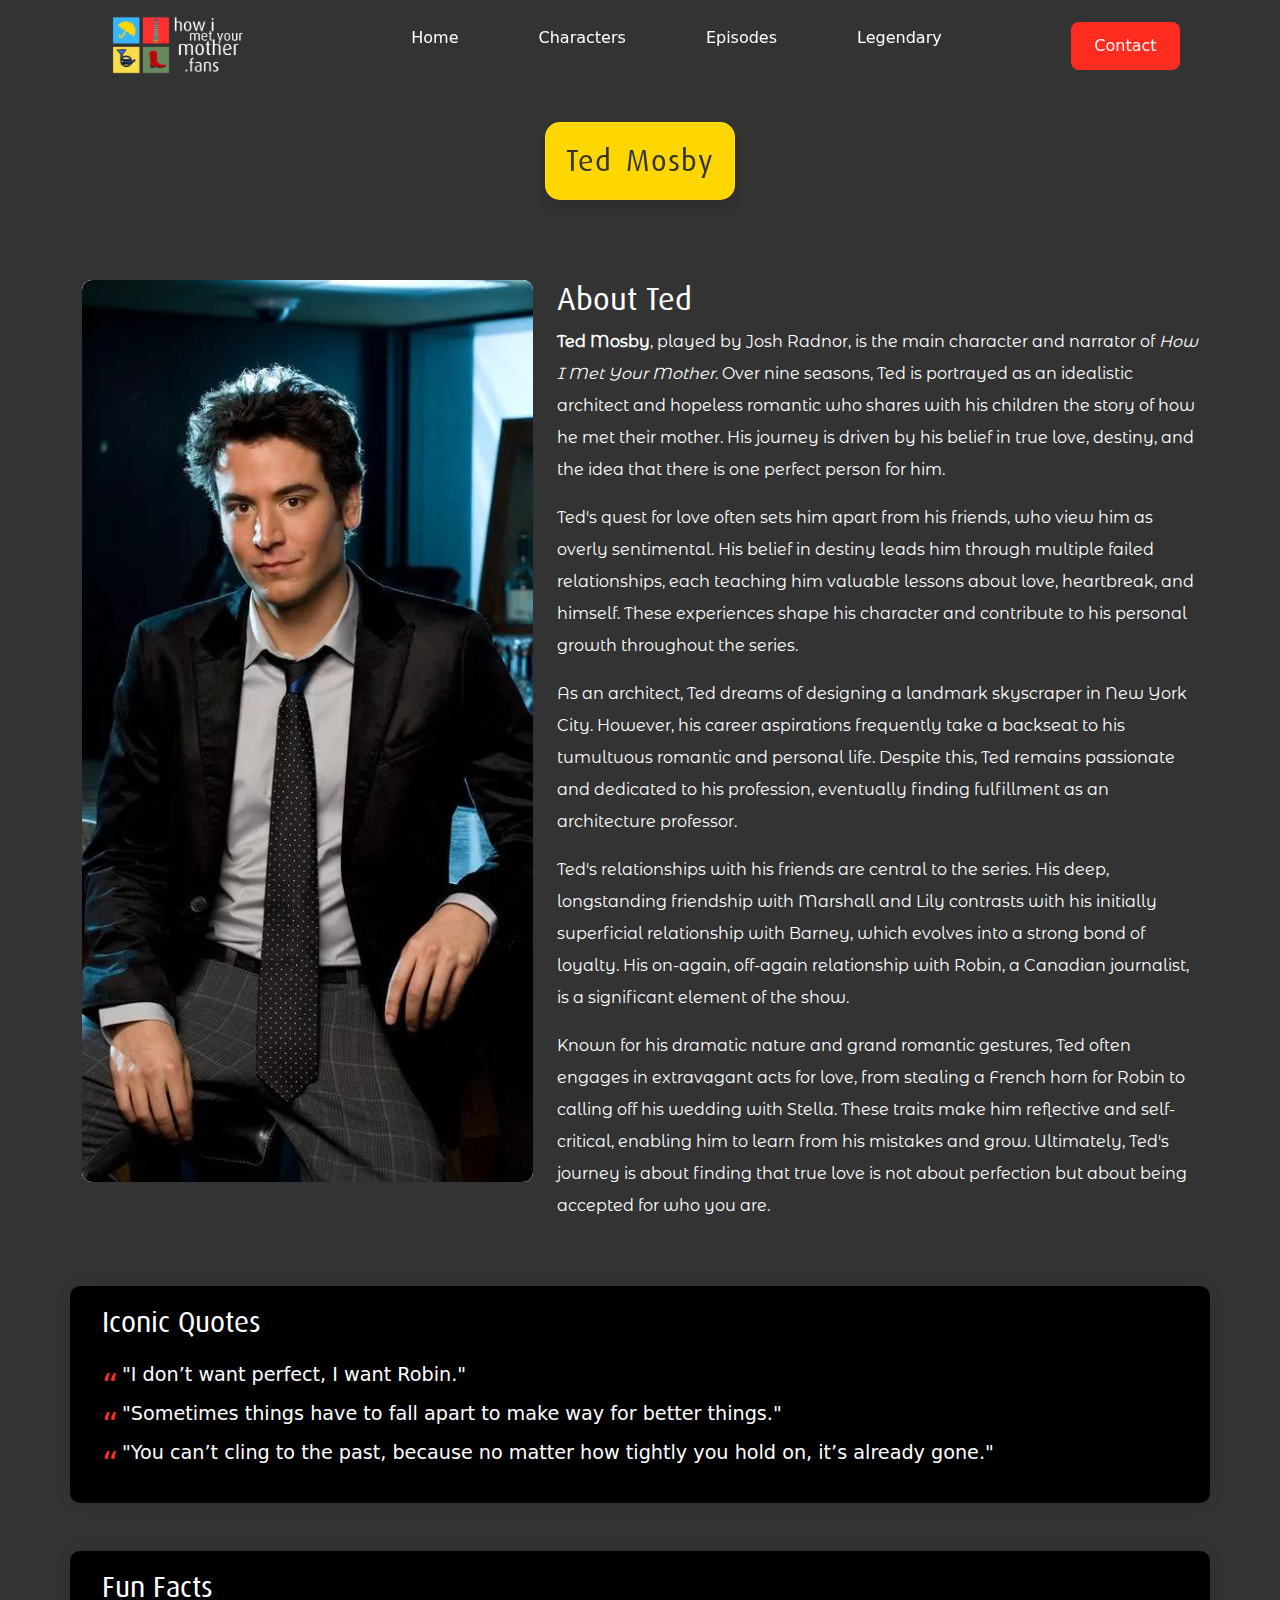
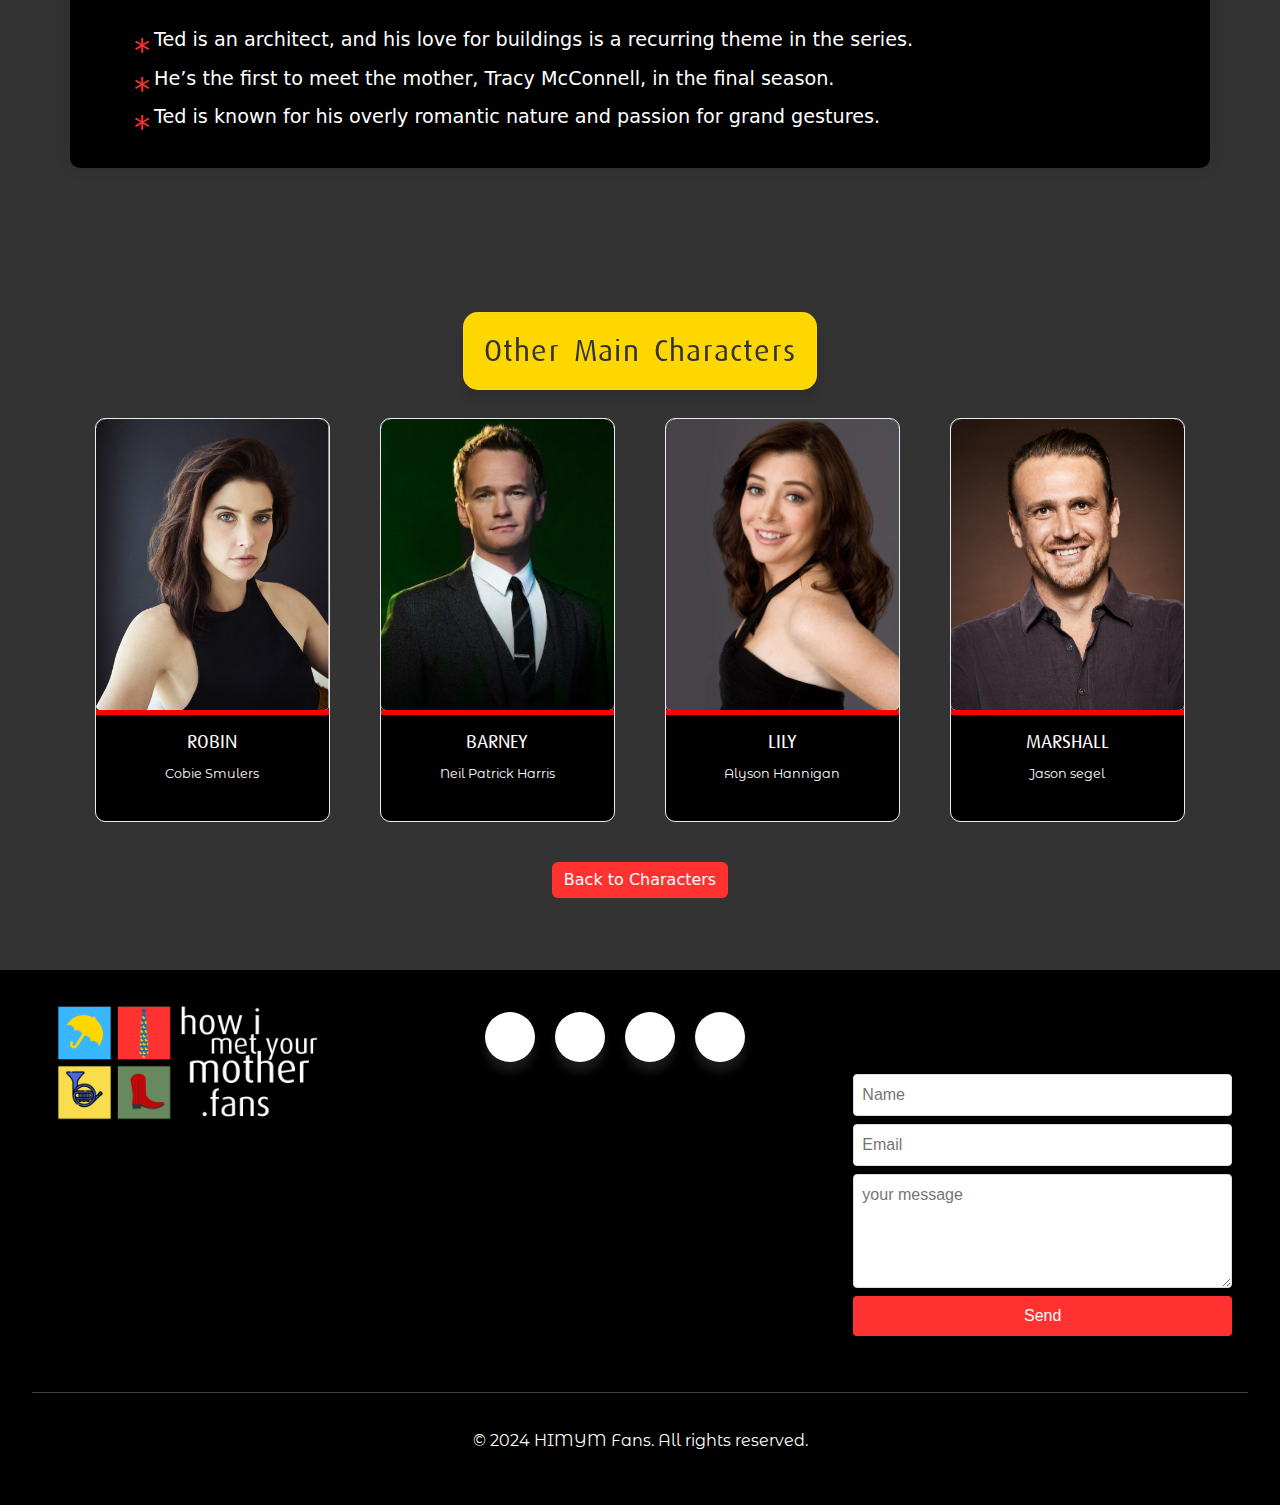
<file: pages/ted.html>
<!DOCTYPE html>
<html lang="en">

<head>
    <meta charset="UTF-8">
    <meta name="viewport" content="width=device-width, initial-scale=1.0">
    <title>HIMYM.fans</title>
    <!-- Favicon -->
    <link rel="shortcut icon" href="../assets/icons/favicon-16x16.png" type="image/x-icon">
    <!-- Iconos de redes -->
    <link rel="stylesheet" href="https://cdnjs.cloudflare.com/ajax/libs/font-awesome/6.4.0/css/all.min.css"
        integrity="sha512-iecdLmaskl7CVkqkXNQ/ZH/XLlvWZOJyj7Yy7tcenmpD1ypASozpmT/E0iPtmFIB46ZmdtAc9eNBvH0H/ZpiBw=="
        crossorigin="anonymous" referrerpolicy="no-referrer" />
        <link rel="stylesheet" href="https://cdn.jsdelivr.net/npm/boxicons@latest/css/boxicons.min.css">
        <!-- Link Swiper's CSS -->
        <link rel="stylesheet" href="https://cdn.jsdelivr.net/npm/swiper@8/swiper-bundle.min.css" />
        <link rel="stylesheet" href="https://cdn.jsdelivr.net/npm/bootstrap@5.3.3/dist/css/bootstrap.min.css" integrity="sha384-QWTKZyjpPEjISv5WaRU9OFeRpok6YctnYmDr5pNlyT2bRjXh0JMhjY6hW+ALEwIH" crossorigin="anonymous">
        <link rel="stylesheet" href="../assets/css/style.css">
    </head>
    
    <body class="back-dark">
        <!-- Navbar  -->
    <header class="custom-header">
        <a href="../index.html">
            <img src="../assets/icons/logositioweb2.png" alt="Logo">
        </a>
        <div class="bx bx-menu" id="menu-icon"></div>

        <!-- menu  -->
        <ul class="custom-navbar">
            <li><a href="../index.html">Home</a></li>
            <li><a href="./characters.html">Characters</a></li>
            <li><a href="./episodes.html">Episodes</a></li>
            <li><a href="./legendary.html">Legendary</a></li>
        </ul>
        <!-- Botón Contact en la navbar -->
        <a href="#" class="btn header-btn" id="contact-btn">Contact</a>

        <!-- Modal específico para el formulario de contacto -->
        <div id="contact-modal" class="modal contact-modal">
            <div class="modal-content">
                <span class="close">&times;</span>
                <h2>Contact Us</h2>
                <form id="contact-form" action="#" method="POST">
                    <label for="name">Name:</label>
                    <input type="text" id="name" name="name" required>

                    <label for="email">Email:</label>
                    <input type="email" id="email" name="email" required>

                    <label for="message">Message:</label>
                    <textarea id="message" name="message" required></textarea>

                    <button type="submit">Send</button>
                </form>
            </div>
        </div>
    </header>
    <div class="placeholder"></div>
<!---------------------------------------- fin del HEADER ----------------------------->

<!------------------------------------- Inicio del MAIN ------------------------------>
<!--! Esta página esta terminada en cuanto a contenido-->
<main>

    <!-- Character Header -->
    <section class="character-header">
        <div class="title">
            <h4>Ted Mosby</h4>
        </div>
    </section>

    <!-- Main Content -->
    <div class="container my-5">
        <div class="row">
            <!-- Character Image -->
            <div class="col-md-5 character-image">
                <img src="../assets/img/ted-individual.svg" alt="Ted Mosby">
            </div>

            <!-- Character Description -->
            <div class="col-md-7">
                <h2>About Ted</h2>
                <p><strong>Ted Mosby</strong>, played by Josh Radnor, is the main character and narrator of <em>How I Met Your Mother</em>. Over nine seasons, Ted is portrayed as an idealistic architect and hopeless romantic who shares with his children the story of how he met their mother. His journey is driven by his belief in true love, destiny, and the idea that there is one perfect person for him.</p>

                <p>Ted's quest for love often sets him apart from his friends, who view him as overly sentimental. His belief in destiny leads him through multiple failed relationships, each teaching him valuable lessons about love, heartbreak, and himself. These experiences shape his character and contribute to his personal growth throughout the series.</p>

                <p>As an architect, Ted dreams of designing a landmark skyscraper in New York City. However, his career aspirations frequently take a backseat to his tumultuous romantic and personal life. Despite this, Ted remains passionate and dedicated to his profession, eventually finding fulfillment as an architecture professor.</p>

                <p>Ted's relationships with his friends are central to the series. His deep, longstanding friendship with Marshall and Lily contrasts with his initially superficial relationship with Barney, which evolves into a strong bond of loyalty. His on-again, off-again relationship with Robin, a Canadian journalist, is a significant element of the show.</p>

                <p>Known for his dramatic nature and grand romantic gestures, Ted often engages in extravagant acts for love, from stealing a French horn for Robin to calling off his wedding with Stella. These traits make him reflective and self-critical, enabling him to learn from his mistakes and grow. Ultimately, Ted's journey is about finding that true love is not about perfection but about being accepted for who you are.</p>

            </div>
        </div>

        <!-- Iconic Quotes Section -->
        <div class="row my-5 iconic-quotes">
            <div class="col-12">
                <h2>Iconic Quotes</h2>
                <ul class="list-unstyled">
                    <li class="quote-item">"I don’t want perfect, I want Robin."</li>
                    <li class="quote-item">"Sometimes things have to fall apart to make way for better things."</li>
                    <li class="quote-item">"You can’t cling to the past, because no matter how tightly you hold on, it’s already gone."</li>
                </ul>
            </div>
        </div>

        <!-- Fun Facts Section -->
        <div class="row my-5 fun-facts">
            <div class="col-12">
                <h2>Fun Facts</h2>
                <ul>
                    <li class="fact-item">Ted is an architect, and his love for buildings is a recurring theme in the series.</li>
                    <li class="fact-item">He’s the first to meet the mother, Tracy McConnell, in the final season.</li>
                    <li class="fact-item">Ted is known for his overly romantic nature and passion for grand gestures.</li>
                </ul>
            </div>
        </div>
    </div>
</main>
<!--------------------------------------------- Fin del MAIN ---------------------->


    <section class="container my-5">
        <div class="title">
            <br>
            <h4> Other Main Characters</h4>
        </div>
        <div class="row">
            <div class="col-md-4 col-lg-3 mb-4 col-6">
                <a href="./robin.html" class="character-card-link">
                    <div class="character-card">
                        <img src="../assets/img/main-robin.svg" class="img-fluid" alt="robin" />
                        <div class="character-info">
                            <h3 class="character-name">ROBIN</h3>
                            <p class="actor-name">Cobie Smulers</p>
                        </div>
                    </div>
                </a>
            </div>
            <div class="col-md-4 col-lg-3 mb-4 col-6">
                <a href="./barney.html" class="character-card-link">
                    <div class="character-card">
                        <img src="../assets/img/main-barney.svg" class="img-fluid" alt="Ted Mosby" />
                        <div class="character-info">
                            <h3 class="character-name">BARNEY</h3>
                            <p class="actor-name">Neil Patrick Harris</p>
                        </div>
                    </div>
                </a>
            </div>
            <div class="col-md-4 col-lg-3 mb-4 col-6">
                <a href="./lily.html" class="character-card-link">
                    <div class="character-card">
                        <img src="../assets/img/main-lily.svg" class="img-fluid" alt="Barney Stinson" />
                        <div class="character-info">
                            <h3 class="character-name">LILY</h3>
                            <p class="actor-name">Alyson Hannigan</p>
                        </div>
                    </div>
                </a>
            </div>
            <div class="col-md-4 col-lg-3 mb-4 col-6">
                <a href="./marshall.html" class="character-card-link">
                    <div class="character-card">
                        <img src="../assets/img/main-marshall.svg" class="img-fluid" alt="marshall" />
                        <div class="character-info">
                            <h3 class="character-name">MARSHALL</h3>
                            <p class="actor-name">Jason segel</p>
                        </div>
                    </div>
                </a>
            </div>
            <div class="text-center">
                <a href="characters.html" class="btn btn-secondary mt-3">Back to Characters</a>
            </div>
    </section>


<!---------------------------------------- inicio del FOOTER ------------------>
    <footer>
        <div class="footer-content">
            <div class="footer-logo">
                <img src="../assets/icons/logositioweb2.png" alt="Logo" />
            </div>
            <div>
                <ul class="folow">
                    <li class="icon facebook">
                        <a href="http://www.facebook.com"></a>
                        <span class="tooltip">Facebook</span>
                        <span><i class="fab fa-facebook-f"></i></span>
                    </li>
                    <li class="icon snapchat">
                        <a href="http://www.snapchat.com"></a>
                        <span class="tooltip">Snapchat</span>
                        <span><i class="fab fa-snapchat"></i></span>
                    </li>
                    <li class="icon instagram">
                        <a href="http://www.instagram.com"></a>
                        <span class="tooltip">Instagram</span>
                        <span><i class="fab fa-instagram"></i></span>
                    </li>
                    <li class="icon youtube">
                        <a href="http://www.youtube.com"></a>
                        <span class="tooltip">Youtube</span>
                        <span><i class="fab fa-youtube"></i></span>
                    </li>
                </ul>
            </div>
            <div class="footer-contact">
                <!-- Sección de contacto -->
                <section id="contact-us">
                    <form action="#" method="post">
                        <input type="text" id="name" name="name" placeholder="Name" required />
                        <input type="email" id="email" name="email" placeholder="Email" required />
                        <textarea id="message" name="message" rows="4" placeholder="your message" required></textarea>
                        <button type="submit">Send</button>
                    </form>
                </section>
            </div>
        </div>
        <hr>
        <p>&copy; 2024 HIMYM Fans. All rights reserved.</p>
    </footer>
<!-------------------------------- fin del FOOTER -------------------------->

<script src="../assets/js/slider.js"></script>
<script src="https://cdn.jsdelivr.net/npm/swiper@8/swiper-bundle.min.js"></script>
<script src="https://cdn.jsdelivr.net/npm/bootstrap@5.3.3/dist/js/bootstrap.bundle.min.js" integrity="sha384-YvpcrYf0tY3lHB60NNkmXc5s9fDVZLESaAA55NDzOxhy9GkcIdslK1eN7N6jIeHz" crossorigin="anonymous"></script>
</body>

</html>
</file>
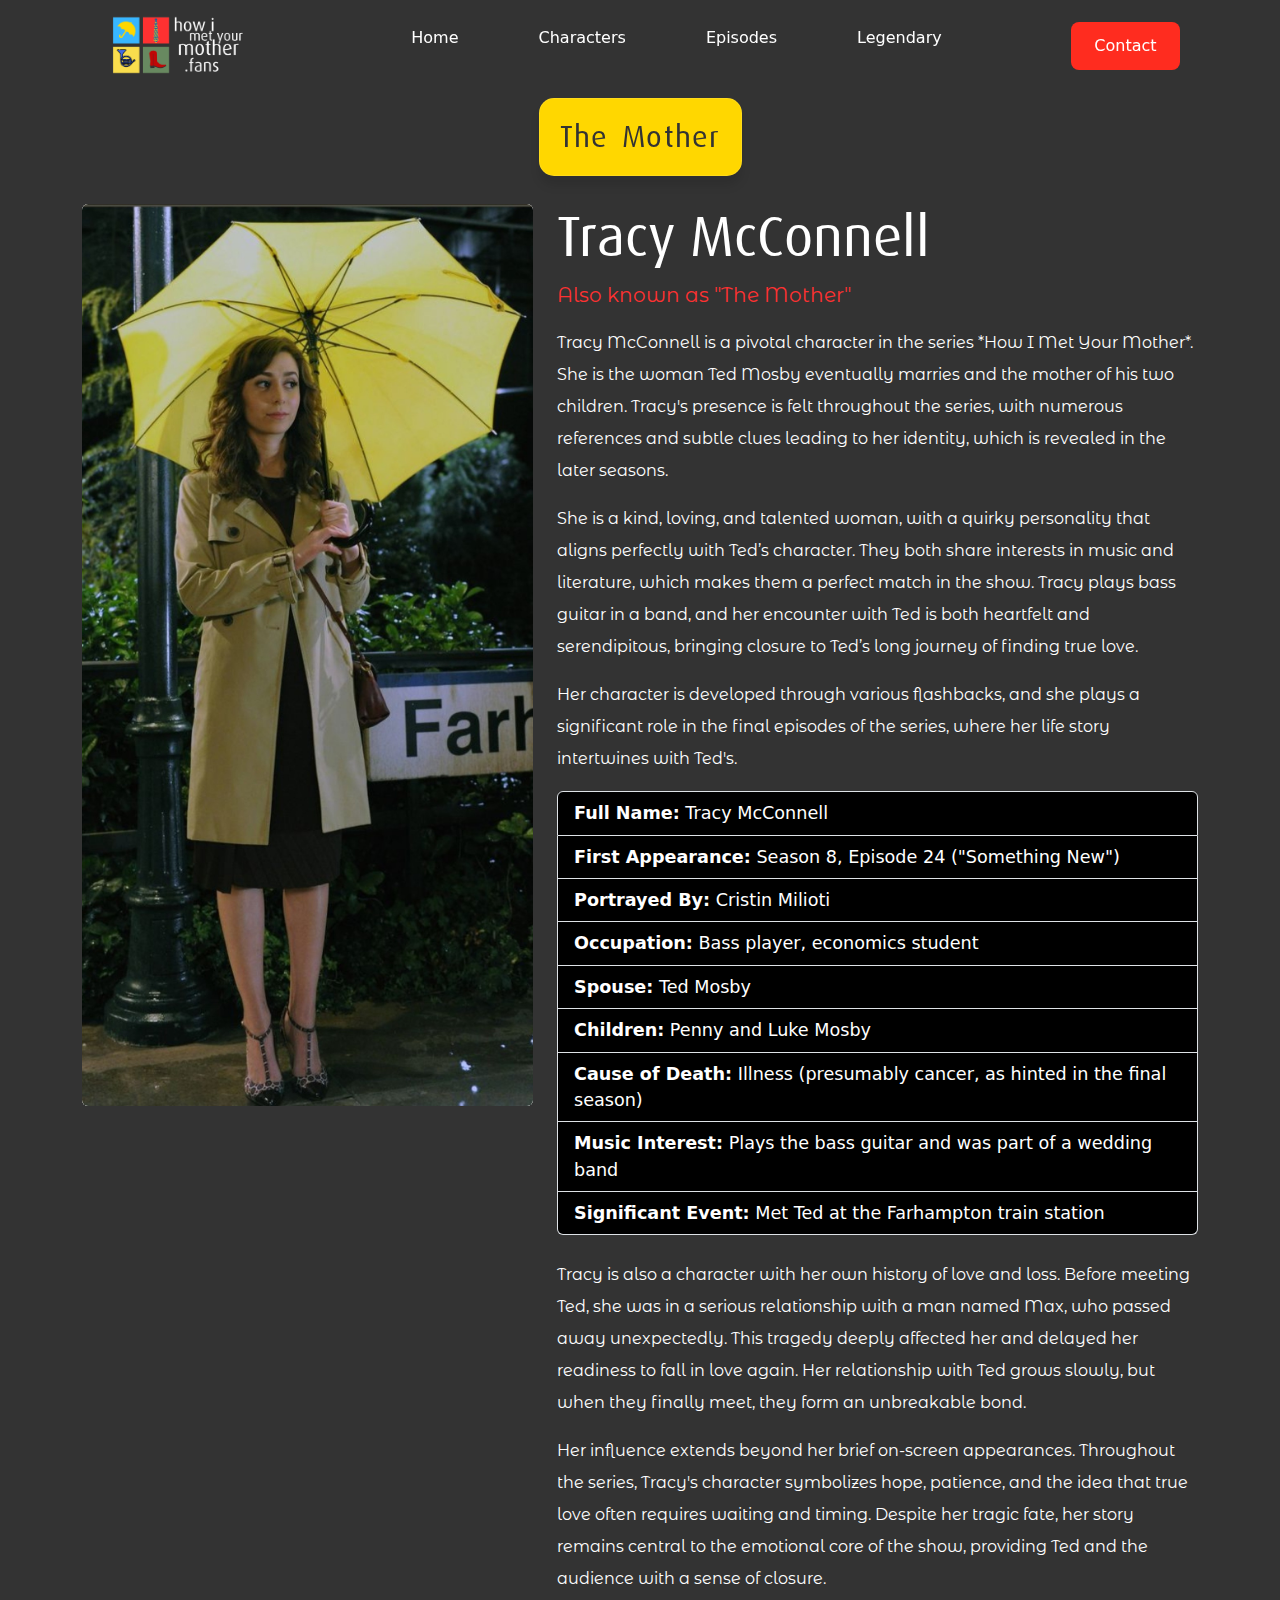
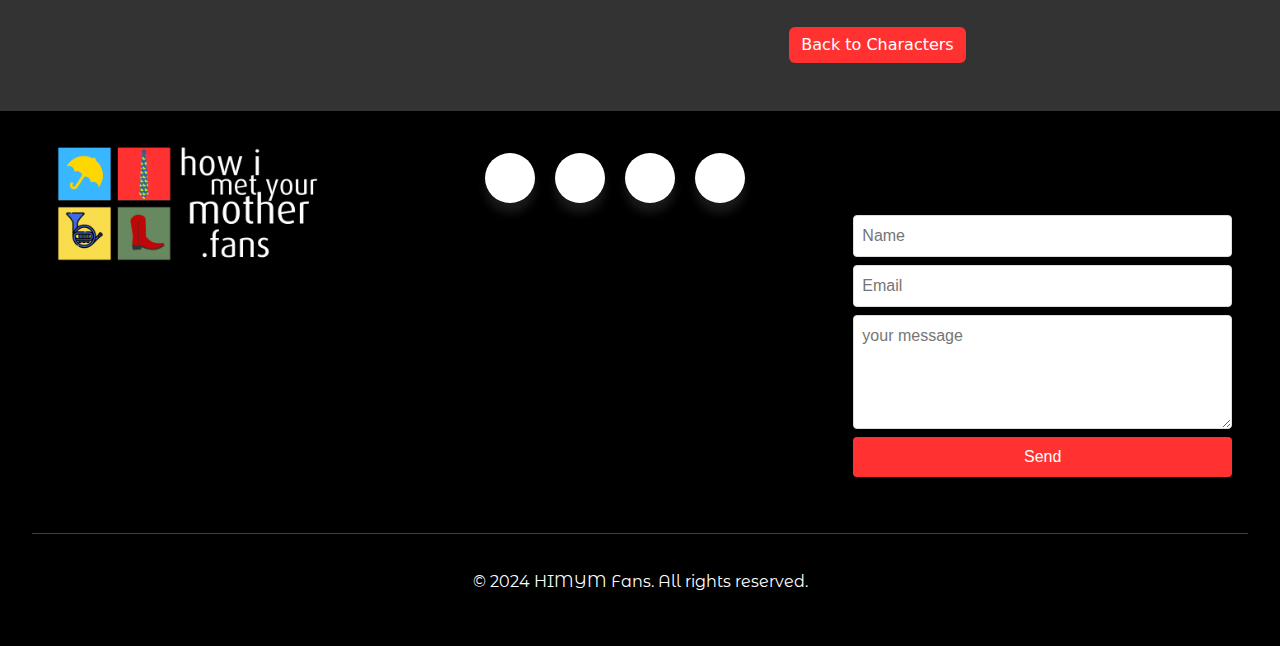
<file: pages/the-mother.html>
<!DOCTYPE html>
<html lang="en">

<head>
    <meta charset="UTF-8">
    <meta name="viewport" content="width=device-width, initial-scale=1.0">
    <title>HIMYM.fans</title>
    <!-- Favicon -->
    <link rel="shortcut icon" href="../assets/icons/favicon-16x16.png" type="image/x-icon">
    <!-- Iconos de redes -->
    <link rel="stylesheet" href="https://cdnjs.cloudflare.com/ajax/libs/font-awesome/6.4.0/css/all.min.css"
        integrity="sha512-iecdLmaskl7CVkqkXNQ/ZH/XLlvWZOJyj7Yy7tcenmpD1ypASozpmT/E0iPtmFIB46ZmdtAc9eNBvH0H/ZpiBw=="
        crossorigin="anonymous" referrerpolicy="no-referrer" />
        <link rel="stylesheet" href="https://cdn.jsdelivr.net/npm/boxicons@latest/css/boxicons.min.css">
        <!-- Link Swiper's CSS -->
        <link rel="stylesheet" href="https://cdn.jsdelivr.net/npm/swiper@8/swiper-bundle.min.css" />
        <link rel="stylesheet" href="https://cdn.jsdelivr.net/npm/bootstrap@5.3.3/dist/css/bootstrap.min.css" integrity="sha384-QWTKZyjpPEjISv5WaRU9OFeRpok6YctnYmDr5pNlyT2bRjXh0JMhjY6hW+ALEwIH" crossorigin="anonymous">
        <link rel="stylesheet" href="../assets/css/style.css">
    </head>
    
    <body class="back-dark">
        <!-- Navbar  -->
    <header class="custom-header">
        <a href="../index.html">
            <img src="../assets/icons/logositioweb2.png" alt="Logo">
        </a>
        <div class="bx bx-menu" id="menu-icon"></div>

        <!-- menu  -->
        <ul class="custom-navbar">
            <li><a href="../index.html">Home</a></li>
            <li><a href="./characters.html">Characters</a></li>
            <li><a href="./episodes.html">Episodes</a></li>
            <li><a href="./legendary.html">Legendary</a></li>
        </ul>
        <!-- Botón Contact en la navbar -->
        <a href="#" class="btn header-btn" id="contact-btn">Contact</a>

        <!-- Modal específico para el formulario de contacto -->
        <div id="contact-modal" class="modal contact-modal">
            <div class="modal-content">
                <span class="close">&times;</span>
                <h2>Contact Us</h2>
                <form id="contact-form" action="#" method="POST">
                    <label for="name">Name:</label>
                    <input type="text" id="name" name="name" required>

                    <label for="email">Email:</label>
                    <input type="email" id="email" name="email" required>

                    <label for="message">Message:</label>
                    <textarea id="message" name="message" required></textarea>

                    <button type="submit">Send</button>
                </form>
            </div>
        </div>
    </header>
    <div class="placeholder"></div>
<!---------------------------------------- fin del HEADER ----------------------------->

<!------------------------------------- Inicio del MAIN ------------------------------>
<!--! Esta página esta terminada en cuanto a contenido-->
    <main class="container my-5">
        <div class="title">
            <h4> The Mother</h4>
        </div>
        <div class="row">
            <!-- Imagen del personaje -->
            <div class="col-md-5">
                <img src="../assets/img/mother-individual1.svg" class="img-fluid rounded mb-4" alt="The Mother-Tracy McConnell">
            </div>

            <!-- Información del personaje -->
            <div class="col-md-7">
                <h1 class="display-4">Tracy McConnell</h1>
                <p class="text-muted">Also known as "The Mother"</p>

                <p>Tracy McConnell is a pivotal character in the series *How I Met Your Mother*. She is the woman Ted Mosby eventually marries and the mother of his two children. Tracy's presence is felt throughout the series, with numerous references and subtle clues leading to her identity, which is revealed in the later seasons.</p>

                <p>She is a kind, loving, and talented woman, with a quirky personality that aligns perfectly with Ted’s character. They both share interests in music and literature, which makes them a perfect match in the show. Tracy plays bass guitar in a band, and her encounter with Ted is both heartfelt and serendipitous, bringing closure to Ted’s long journey of finding true love.</p>

                <p>Her character is developed through various flashbacks, and she plays a significant role in the final episodes of the series, where her life story intertwines with Ted's.</p>

                <ul class="list-group mb-4 custom-list-group">
                    <li class="list-group-item"><strong>Full Name:</strong> Tracy McConnell</li>
                    <li class="list-group-item"><strong>First Appearance:</strong> Season 8, Episode 24 ("Something New")</li>
                    <li class="list-group-item"><strong>Portrayed By:</strong> Cristin Milioti</li>
                    <li class="list-group-item"><strong>Occupation:</strong> Bass player, economics student</li>
                    <li class="list-group-item"><strong>Spouse:</strong> Ted Mosby</li>
                    <li class="list-group-item"><strong>Children:</strong> Penny and Luke Mosby</li>
                    <li class="list-group-item"><strong>Cause of Death:</strong> Illness (presumably cancer, as hinted in the final season)</li>
                    <li class="list-group-item"><strong>Music Interest:</strong> Plays the bass guitar and was part of a wedding band</li>
                    <li class="list-group-item"><strong>Significant Event:</strong> Met Ted at the Farhampton train station</li>
                </ul>

                <p>Tracy is also a character with her own history of love and loss. Before meeting Ted, she was in a serious relationship with a man named Max, who passed away unexpectedly. This tragedy deeply affected her and delayed her readiness to fall in love again. Her relationship with Ted grows slowly, but when they finally meet, they form an unbreakable bond.</p>

                <p>Her influence extends beyond her brief on-screen appearances. Throughout the series, Tracy's character symbolizes hope, patience, and the idea that true love often requires waiting and timing. Despite her tragic fate, her story remains central to the emotional core of the show, providing Ted and the audience with a sense of closure.</p>

                <div class="text-center">
                    <a href="characters.html" class="btn btn-secondary mt-3">Back to Characters</a>
                </div>
            </div>
        </div>
    </main>
<!---------------------------------- fin del MAIN ---------------------------------->

<!----------------------------------inicio del FOOTER ------------------------------>
    <footer>
        <div class="footer-content">
            <div class="footer-logo">
                <img src="../assets/icons/logositioweb2.png" alt="Logo" />
            </div>
            <div>
                <ul class="folow">
                    <li class="icon facebook">
                        <a href="http://www.facebook.com"></a>
                        <span class="tooltip">Facebook</span>
                        <span><i class="fab fa-facebook-f"></i></span>
                    </li>
                    <li class="icon snapchat">
                        <a href="http://www.snapchat.com"></a>
                        <span class="tooltip">Snapchat</span>
                        <span><i class="fab fa-snapchat"></i></span>
                    </li>
                    <li class="icon instagram">
                        <a href="http://www.instagram.com"></a>
                        <span class="tooltip">Instagram</span>
                        <span><i class="fab fa-instagram"></i></span>
                    </li>
                    <li class="icon youtube">
                        <a href="http://www.youtube.com"></a>
                        <span class="tooltip">Youtube</span>
                        <span><i class="fab fa-youtube"></i></span>
                    </li>
                </ul>
            </div>
            <div class="footer-contact">
                <!-- Sección de contacto -->
                <section id="contact-us">
                    <form action="#" method="post">
                        <input type="text" id="name" name="name" placeholder="Name" required />
                        <input type="email" id="email" name="email" placeholder="Email" required />
                        <textarea id="message" name="message" rows="4" placeholder="your message" required></textarea>
                        <button type="submit">Send</button>
                    </form>
                </section>
            </div>
        </div>
        <hr>
        <p>&copy; 2024 HIMYM Fans. All rights reserved.</p>
    </footer>
<!------------------------------------ fin del FOOTER --------------------------->

<script src="../assets/js/slider.js"></script>
<script src="https://cdn.jsdelivr.net/npm/swiper@8/swiper-bundle.min.js"></script>
<script src="https://cdn.jsdelivr.net/npm/bootstrap@5.3.3/dist/js/bootstrap.bundle.min.js" integrity="sha384-YvpcrYf0tY3lHB60NNkmXc5s9fDVZLESaAA55NDzOxhy9GkcIdslK1eN7N6jIeHz" crossorigin="anonymous"></script>
</body>

</html>
</file>
<file: assets/css/style.css>
/* -----Fonts----- */
@font-face {
    /* para Titulos y Subtitulos */
    font-family: "Dax Regular";
    src: url('../fonts/Dax\ Regular.ttf');
}

@font-face {
    /* para parrafos, texto en gral */
    font-family: "MontserratAlternates-Regular";
    src: url('../fonts/MontserratAlternates-Regular.ttf');
}

/* reset */
* {
    margin: 0;
    padding: 0;
    box-sizing: border-box;
    list-style: none;
    text-decoration: none;
}

body {
    background-color: #f2f2f2;
}

h1,
h2,
h3,
h4,
h5,
h6 {
    font-family: "Dax Regular";
}

.title h4 {
    display: inline-block;
    background-color: #ffd700;
    padding: 20px;
    color: #333;
    font-size: 30px;
    font-family: "Dax Regular";
    font-weight: 500;
    letter-spacing: 1.2px;
    word-spacing: 5px;
    border: 1px solid rgba(255, 255, 255, 0.1);
    border-radius: 15px;
    backdrop-filter: blur(15px);
    box-shadow: 0 10px 10px rgba(0, 0, 0, 0.1);
}

.placeholder {
    height: 50px;
}

.back-dark {
    background-color: #333333;
    color: #fff;
}

body p {
    font-family: "MontserratAlternates-Regular";
    line-height: 2rem;
}

/* ----------------------- Header-NavBar -------------------------- */
:root {
    --main-color: #ff2c1f;
    --text-color: #020307;
    --bg-color: #fff;
}



.custom-header {
    position: fixed;
    width: 100%;
    top: 0;
    right: 0;
    z-index: 1000;
    display: flex;
    align-items: center;
    justify-content: space-between;
    padding: 15px 100px;
    transition: 0.5s;
}

.custom-header.shadow {
    background: var(--bg-color);
    box-shadow: 0 0 4px rgba(14, 55, 54, 0.15);
}

.custom-header.shadow .custom-navbar a {
    color: var(--text-color);
}

.custom-header img {
    max-width: 150px;
}

.bx {
    color: var(--main-color);
}

.custom-navbar {
    display: flex;
    column-gap: 5rem;
}

.custom-navbar li {
    position: relative;
}

.custom-navbar a {
    font-size: 1rem;
    font-weight: 500;
    color: var(--bg-color);
    text-decoration: none;
    /* Asegura que no haya subrayado */
}

.custom-navbar a::after {
    content: '';
    width: 0;
    height: 2px;
    background: var(--main-color);
    position: absolute;
    bottom: -4px;
    left: 0;
    transition: 0.4s all linear;
}

.custom-navbar a:hover::after,
.custom-navbar .home-active::after {
    width: 100%;
}

#menu-icon {
    font-size: 24px;
    cursor: pointer;
    z-index: 1000001;
    display: none;
}

.header-btn {
    padding: 0.7rem 1.4rem;
    background: var(--main-color);
    color: var(--bg-color);
    font-weight: 400;
    border-radius: 0.5rem;
    text-decoration: none;
    /* Asegura que no haya subrayado */
}

.header-btn:hover {
    background: #fa1216;
}

.home-btn {
    padding: 0.7rem 1.4rem;
    background: var(--main-color);
    color: var(--bg-color);
    font-weight: 400;
    border-radius: 0.5rem;
    text-decoration: none;
    /* Asegura que no haya subrayado */
}

.home-btn:hover {
    background: #fa1216;
}

/* Home  */
section {
    padding: 4.5rem 0 1.5rem;
}

.custom-container {
    width: 100%;
    min-height: 640px;
    position: relative;
    display: flex;
    align-items: center;
    background: rgba(2, 3, 7, 0.5);
}

.custom-container img {
    position: absolute;
    width: 100%;
    height: 100%;
    object-fit: cover;
    object-position: center;
    z-index: -1;
}

.swiper-pagination-bullet {
    width: 6px !important;
    height: 6px !important;
    border-radius: 0.2rem !important;
    background: var(--bg-color) !important;
    opacity: 1 !important;
}

.swiper-pagination-bullet-active {
    width: 1.5rem !important;
    background: var(--main-color) !important;
}

.home-text {
    z-index: 1000;
    padding: 0 150px;
}

.home-text span {
    color: var(--bg-color);
    font-weight: 500;
    text-transform: uppercase;
}

.home-text h1 {
    color: var(--bg-color);
    font-size: 3rem;
    font-weight: 700;
    margin-bottom: 1rem;
}

/*---- banner general de paginas-----*/
.banner_portada {
    position: relative;
    width: 100%;
    margin: 0 auto;
}

.banner_portada img {
    width: 100%;
    height: auto;
}


/* ---------- Banner de Streaming ----------- */
.banner {
    position: relative;
    width: 100%;
    max-width: 1200px;
    margin: 0 auto;
}

.banner img {
    width: 100%;
    height: auto;
    border-radius: 8px;
    transition: transform 0.3s ease;
}

.banner img:hover {
    transform: scale(1.05);
}

/* Estilo del texto sobre el banner */
.banner-text {
    position: absolute;
    top: 50%;
    left: 50%;
    transform: translate(-50%, -50%);
    color: white;
    background: rgba(0, 0, 0, 0.5);
    /* Fondo semitransparente */
    padding: 20px;
    border-radius: 8px;
    text-align: center;
}

.banner-text h2 {
    font-size: 24px;
    font-weight: bold;
    margin: 0;
    font-family: 'Raleway', sans-serif;
    /* Puedes ajustar la fuente */
}

.banner a {
    text-decoration: none;
    /* Sin subrayado */
    color: inherit;
    /* Mantener el color del texto */
}


/* back stage*/
/* Contenedor de la imagen dentro de la tarjeta */
.card {
    overflow: hidden;
    /* Para evitar que la imagen se salga al hacer zoom */
}

/* Estilo de la imagen con efecto hover */
.card-img-top {
    transition: transform 0.3s ease;
    /* Transición suave para el zoom */
}

.card-img-top:hover {
    transform: scale(1.3);
    /* Ampliación de la imagen al hacer hover */
}



/* ---------------------------------------Footer----------------------------------- */
footer {
    background-color: #000;
    /* Color de fondo del pie de página */
    color: white;
    width: 100%;
    /* Color del texto en el pie de página */
    text-align: center;
    align-items: center;
    padding: 2rem;
    /* Espaciado interno del pie de página */
    display: grid;
    justify-items: stretch;
    grid-template-columns: 1fr;
    /* Una columna para el contenido del pie de página */
    gap: 1rem;
    /* Espacio entre elementos del pie de página */
    font-family: "Poppins", sans-serif;
}

.footer-content {
    display: grid;
    grid-template-columns: repeat(auto-fit, minmax(300px, 1fr));
    gap: 2rem;
    width: 100%;
    max-width: 1200px;
}

.footer-logo img {
    max-width: 300px;
    /* Ancho máximo del logo */
    display: grid;
}

.folow {
    /* Contenedor principal para los íconos de redes sociales */
    display: inline-flex;
    /* Usa flexbox en línea para alinear los íconos horizontalmente */
    list-style: none;
    /* Elimina los puntos de lista predeterminados */
    display: flex;
    flex-direction: row;
    align-items: center;
}

.folow .icon {
    /* Estilo para cada ícono individual */
    position: relative;
    /* Permite el posicionamiento absoluto de los elementos hijos, como el tooltip */
    background: #ffffff;
    /* Color de fondo del ícono */
    color: #333;
    border-radius: 50%;
    /* Hace que el ícono sea circular */
    padding: 15px;
    /* Espaciado interno alrededor del contenido del ícono */
    margin: 10px;
    /* Espacio entre los íconos */
    width: 50px;
    /* Ancho fijo del ícono */
    height: 50px;
    /* Altura fija del ícono */
    font-size: 18px;
    /* Tamaño de fuente para el contenido dentro del ícono */
    display: flex;
    /* Usa flexbox para alinear el contenido dentro del ícono */
    justify-content: center;
    /* Centra el contenido horizontalmente */
    align-items: center;
    /* Centra el contenido verticalmente */
    flex-direction: column;
    /* Coloca el contenido en una columna */
    box-shadow: 0 10px 10px rgba(255, 255, 255, 0.1);
    /* Sombra sutil alrededor del ícono */
    cursor: pointer;
    /* Cambia el cursor al pasar sobre el ícono */
    transition: all 0.2s cubic-bezier(0.68, -0.55, 0.265, 1.55);
    /* Transición suave para los cambios de estilo */
}

.folow .tooltip {
    /* Estilo para el tooltip que aparece al pasar el ratón sobre el ícono */
    position: absolute;
    /* Posiciona el tooltip en relación al ícono */
    top: 0;
    /* Posiciona el tooltip en la parte superior del ícono */
    font-size: 14px;
    /* Tamaño de fuente del texto del tooltip */
    background: #ffffff;
    /* Color de fondo del tooltip */
    color: #ffffff;
    /* Color del texto del tooltip */
    padding: 5px 8px;
    /* Espaciado interno del tooltip */
    border-radius: 5px;
    /* Bordes redondeados del tooltip */
    box-shadow: 0 10px 10px rgba(118, 199, 242, 0.1);
    /* Sombra alrededor del tooltip */
    opacity: 0;
    /* Tooltip oculto por defecto */
    pointer-events: none;
    /* Desactiva la interacción con el tooltip (para evitar que bloquee el puntero) */
    transition: all 0.3s cubic-bezier(0.68, -0.55, 0.265, 1.55);
    /* Transición suave para la aparición del tooltip */
}

.folow .tooltip::before {
    /* Estilo para la flecha del tooltip */
    position: absolute;
    /* Posiciona la flecha en relación al tooltip */
    content: "";
    /* Sin contenido visible, solo la forma */
    height: 8px;
    /* Altura de la flecha */
    width: 8px;
    /* Ancho de la flecha */
    background: #ffffff;
    /* Color de fondo de la flecha */
    bottom: -3px;
    /* Posiciona la flecha justo debajo del tooltip */
    left: 50%;
    /* Centra la flecha horizontalmente respecto al tooltip */
    transform: translate(-50%) rotate(45deg);
    /* Mueve la flecha a la posición central y la rota 45 grados para que apunte hacia arriba */
    transition: all 0.3s cubic-bezier(0.68, -0.55, 0.265, 1.55);
    /* Transición suave para la apariencia de la flecha */
}

.folow .icon:hover .tooltip {
    /* Muestra el tooltip al pasar el ratón sobre el ícono */
    top: -45px;
    /* Mueve el tooltip hacia arriba para que sea visible */
    opacity: 1;
    /* Hace visible el tooltip */
    visibility: visible;
    /* Asegura que el tooltip sea visible */
    pointer-events: auto;
    /* Habilita la interacción con el tooltip */
}

.folow .icon:hover span,
.folow .icon:hover .tooltip {
    /* Estilos adicionales cuando el ícono y el tooltip están en estado hover */
    text-shadow: 0px -1px 0px rgba(0, 0, 0, 0.1);
    /* Agrega una sombra al texto del tooltip para mejorar la legibilidad */
}

/* Colores específicos para cada ícono de red social */
.facebook {
    --color: #1877f2;
    /* Color de fondo para el ícono de Facebook */
}

.snapchat {
    --color: #f9dd4d;
    /* Color de fondo para el ícono de Snapchat */
}

.instagram {
    --color: #e4405f;
    /* Color de fondo para el ícono de Instagram */
}

.youtube {
    --color: #cd201f;
    /* Color de fondo para el ícono de YouTube */
}

.icon:hover,
.icon:hover .tooltip,
.icon:hover .tooltip::before {
    /* Cambia el color de fondo y del texto al pasar el ratón sobre el ícono */
    background: var(--color);
    /* Usa el color específico definido para cada ícono */
    color: white;
    /* Cambia el color del texto a blanco */
}

.folow .icon a {
    display: block;
    /* Hace que el enlace ocupe todo el espacio disponible */
    width: 100%;
    /* Ocupa el 100% del ancho del icono */
    height: 100%;
    /* Ocupa el 100% de la altura del icono */
    text-decoration: none;
    /* Elimina el subrayado del texto */
    color: inherit;
    /* Hereda el color del icono */
    position: absolute;
    /* Permite que el enlace se ajuste al contenedor */
    top: 0;
    /* Se alinea con el borde superior del contenedor */
    left: 0;
    /* Se alinea con el borde izquierdo del contenedor */
}

.footer-contact {
    text-align: left;
    /* Alinea el texto del formulario a la izquierda */
}


.footer-contact form {
    display: grid;
    gap: 0.5rem;
    /* Espacio entre los elementos del formulario */
}

.footer-contact label {
    margin-top: 0.5rem;
    /* Espacio superior en las etiquetas del formulario */
}

.footer-contact input,
.footer-contact textarea {
    width: 100%;
    /* Ancho completo para los campos del formulario */
    padding: 0.5rem;
    /* Espaciado interno para los campos del formulario */
    border: 1px solid #ddd;
    /* Borde gris claro para los campos del formulario */
    border-radius: 4px;
    /* Bordes redondeados para los campos del formulario */
}

.footer-contact button {
    padding: 0.5rem;
    /* Espaciado interno para el botón */
    border: none;
    /* Elimina el borde del botón */
    background-color: #FF3131;
    /* Color de fondo del botón */
    color: white;
    /* Color del texto del botón */
    border-radius: 4px;
    /* Bordes redondeados para el botón */
    cursor: pointer;
    /* Cambia el cursor al pasar sobre el botón */
}

.footer-contact button:hover {
    background-color: #828080;
    /* Color de fondo al pasar el ratón sobre el botón */
}

/* ------------------------- Characters Page ----------------------- */
/* MAIN CHARACTERS */
/* Estilos principales para la tarjeta de personajes */
.character-card {
    position: relative;
    display: flex;
    flex-direction: column;
    overflow: hidden;
    border: 1px solid #eaeaea;
    border-radius: 10px;
    /* Radio de borde redondeado para la tarjeta */
    transition: transform 0.3s ease;
    width: 90%;
    /* Ajusta el ancho de la tarjeta */
    max-width: 300px;
    /* Ajusta el ancho máximo de la tarjeta */
    margin: 0 auto;
    /* Centra la tarjeta horizontalmente */
}

/* Estilo para el título de la sección de personajes */
.container .title {
    text-align: center;
    margin-bottom: 20px;
}

/* Estilo para que el enlace ocupe toda la tarjeta y sin decoración */
.character-card-link {
    text-decoration: none;
    /* Elimina la decoración (subrayado) del enlace */
    display: block;
    /* Hace que el enlace ocupe todo el espacio de la tarjeta */
    color: inherit;
    /* Hereda el color de los elementos hijos */
}

/* Asegura que no haya decoración en los textos al pasar el cursor */
.character-card-link:hover,
.character-card-link h3,
.character-card-link p {
    text-decoration: none;
    color: inherit;
    /* Asegura que el color no cambie con el enlace */
}

/* Estilos para la imagen dentro de la tarjeta */
.character-card img {
    width: 100%;
    height: auto;
    display: block;
    transition: transform 0.3s ease;
    /* Añade una transición suave al cambiar el estado */
    border-top-left-radius: 10px;
    border-top-right-radius: 10px;
}

/* Contenedor de la información del personaje */
.character-info {
    position: relative;
    height: 40%;
    padding: 15px;
    background: #000;
    color: #fff;
    display: flex;
    flex-direction: column;
    justify-content: center;
    overflow: hidden;
    border-top: 5px solid red;
    /* Borde superior rojo */
    transition: background-color 0.6s ease;
    z-index: 1;
    /* Controla la profundidad en el apilamiento de elementos */
    border-bottom-left-radius: 10px;
    border-bottom-right-radius: 10px;
}

/* Efecto antes del hover, el pseudo-elemento estará oculto inicialmente */
.character-info::before {
    content: "";
    position: absolute;
    top: 0;
    left: 0;
    width: 100%;
    height: 100%;
    background: red;
    transform: scaleY(0);
    /* Escala vertical oculta */
    transform-origin: top;
    transition: transform 0.6s ease;
    z-index: -1;
    /* Sitúa el pseudo-elemento detrás del contenido */
    border-bottom-left-radius: 10px;
    border-bottom-right-radius: 10px;
}

/* Al hacer hover sobre la tarjeta, el pseudo-elemento se muestra */
.character-card:hover .character-info::before {
    transform: scaleY(1);
    /* Escala vertical completa */
}

/* Cambia el color de fondo y texto al hacer hover */
.character-card:hover .character-info {
    background-color: red;
    color: white;
}

/* Estilo para el nombre del personaje */
.character-name {
    font-size: 1.2rem;
    /* Tamaño de fuente ajustado */
    margin-bottom: 5px;
    text-align: center;
}

/* Estilo para el nombre del actor */
.actor-name {
    font-size: 0.8rem;
    /* Tamaño de fuente ajustado */
    color: #ddd;
    text-align: center;
}

/* Secondary characters */

/* Asegura que el modal ocupe el 100% del alto de la pantalla */
.modal-fullscreen {
    max-height: 100vh;
}

/* Evita el scroll dentro del cuerpo del modal */
.modal-body {
    overflow: hidden;
}


/* ---------------------------- personaje individual --------------------- */
.character-header {
    text-align: center;
}

.character-image img {
    width: 100%;
    border-radius: 10px;
    margin-bottom: 10px;
}

.iconic-quotes,
.fun-facts {
    background-color: #000;
    border-radius: 10px;
    box-shadow: 0px 0px 15px rgba(0, 0, 0, 0.1);
    padding: 20px;
    margin-bottom: 2rem;
}

.iconic-quotes h2,
.fun-facts h2 {
    font-size: 1.8rem;
    margin-bottom: 20px;
}

.quote-item {
    font-size: 1.2rem;
    position: relative;
    padding-left: 20px;
    margin-bottom: 10px;
}

.quote-item:before {
    content: "“";
    font-size: 2rem;
    color: #ff3131;
    position: absolute;
    left: 0;
    top: 0;
}

.fact-item {
    font-size: 1.2rem;
    position: relative;
    padding-left: 20px;
    margin-bottom: 10px;
}

.fact-item:before {
    content: "*";
    font-size: 2rem;
    color: #ff3131;
    position: absolute;
    left: 0;
    top: 0;
}

/*the mother*/
.list-group-item {
    font-size: 1.1rem;
    background-color: #000;
    color: #fff;
}

.btn-secondary {
    background-color: #ff3131;
    border: none;
}

.text-muted {
    font-size: 1.25rem;
}

.col-md-7 p.text-muted {
    color: #ff3131 !important;
}


/* -------------------------------------- Episodes Page ----------------- */
/* Espaciado para las secciones */
.tab-content {
    padding: 1rem;
    border: 1px solid #dee2e6;
    border-radius: .25rem;
    background-color: #fff;
}

/* Efecto hover para los botones */
.btn-primary {
    transition: background-color 0.3s, border-color 0.3s;
}

/* Personalización para tarjetas */
/* styles.css */
.card-text {
    position: relative;
}

.card-text span {
    display: none;
}

.card-text.show-more span {
    display: inline;
}

/* Cambia el color de las pestañas inactivas */
.nav-tabs .nav-link {
    background-color: #f8f8f8;
    color: #333;
    border: 1px solid #f8f8f8;
    margin: .5px;
}

/* Cambiar el color de la pestaña activa */
.nav-tabs .nav-link.active {
    background-color: #192233;
    color: #fff;
    border: #192233;
    margin: .5px;
}

/* Cambiar el color de fondo y el color del texto de los botones primarios */
.btn-primary {
    background-color: #ff3131;
    border-color: #ff3131;
    color: #ffffff;
}

/* Cambiar el color de fondo y el color del texto de los botones al pasar el cursor */
.btn-primary:hover {
    background-color: #333333cd;
    border-color: #333333cd;
    color: #ffffff;
}

.nav-item {
    margin: 5px;
}

.nav-tabs {
    display: flex;
    justify-content: center;
    /* Centra las solapas horizontalmente */
    flex-wrap: wrap;
    /* Permite que las solapas se ajusten en varias filas si son demasiadas */
}

.img-fluid {
    border-radius: 5px;
}



/* --------------------------- legendary Page ------------------------------- */
.moment-card {
    cursor: pointer;
    text-align: center;
}

.moment-card img {
    width: 100%;
    height: auto;
}

.moment-title {
    margin-top: 10px;
}

.rounded-table {
    border-radius: 10px;
    overflow: hidden;
}

.table-bordered {
    border: 1px solid #dee2e6;
}

/* Cambiar el color de fondo del encabezado del acordeón activo */
.accordion-button:not(.collapsed) {
    background-color: #333333cd;
    /* Color de fondo deseado para el botón activo */
    color: #fff;
    /* Color del texto para el botón activo */
    border-color: #dee2e6;
    /* Color del borde para el botón activo (opcional) */
}

.gallery-item {
    position: relative;
}

.gallery-item img {
    border-radius: 10px;
    cursor: pointer;
    transition: transform 0.3s ease;
}

.gallery-item img:hover {
    transform: scale(1.05);
}

.modal-dialog {
    max-width: 90%;
}

.modal-content {
    border-radius: 10px;
}

.modal-body img {
    max-width: 100%;
    height: auto;
    border-radius: 10px;
    display: block;
    margin: 0 auto;
}



/* -------------------------------------- MET THE CAST --------------------------------- */
/* Imágenes de la sección "Meet the Cast" */
.cast-image {
    width: 100%;
    aspect-ratio: 1 / 1;
    object-fit: cover;
    border-radius: 50%;
    transition: all 0.3s ease;
    cursor: pointer;
}

/* Imágenes dentro del modal (siempre cuadradas con bordes redondeados) */
.modal-image {
    width: 200px;
    height: 200px;
    /* Altura igual al ancho para mantener proporción cuadrada */
    object-fit: cover;
    border-radius: 15px;
}

.cast-name,
.cast-character {
    margin-top: 10px;
}

.social-icons a {
    font-size: 24px;
}



/* --------------------RESPONSIVE---------------------------*/

/* Media Queries */
@media (max-width: 1080px) {
    .home-text {
        padding: 0 100px;
    }
}

@media (max-width: 991px) {
    .custom-header {
        padding: 18px 4%;
    }

    section {
        padding: 50px 4%;
    }

    .home-text {
        padding: 0 4%;
    }

    .home-text h1 {
        font-size: 3rem;
    }
}

@media (max-width: 900px) {
    .custom-header {
        padding: 12px 4%;
    }

    #menu-icon {
        display: initial;
        color: var(--bg-color);
    }

    .custom-header.shadow #menu-icon {
        color: var(--text-color);
    }

    .custom-navbar {
        position: absolute;
        top: -570px;
        left: 0;
        right: 0;
        display: flex;
        flex-direction: column;
        background: var(--bg-color);
        row-gap: 1.4rem;
        padding: 20px;
        box-shadow: 4px 4px 0 4px rgba(14, 55, 54, 0.15);
        transition: 0.2s all linear;
        text-align: center;
        width: 100%;
    }

    .custom-navbar a {
        color: var(--text-color);
    }

    .custom-navbar a:hover {
        color: var(--main-color);
        border-bottom: 1px solid var(--main-color);
    }

    .custom-navbar a::after {
        display: none;
    }

    .custom-navbar.active {
        top: 100%;
    }

    .home-text h1 {
        font-size: 2.4rem;
    }

    .btn {
        padding: 0.6rem 1.2rem;
    }
}


/* Footer */
@media (max-width: 768px) {
    .footer-content {
        grid-template-columns: 1fr;
    }
}

/*multimedia page*/


/* Ajustes específicos para dispositivos móviles */
@media (max-width: 768px) {
    .modal-dialog.modal-lg {
        max-width: 90%;
        /* Ajustar el ancho del modal en pantallas móviles */
    }

    .modal-body img {
        width: 100%;
        /* Asegura que la imagen ocupe todo el ancho del modal en mobile */
    }
}


/* met the cast */
/* Ajustes para pantallas más pequeñas (móvil) */
@media (max-width: 768px) {
    .actor-img {
        border-radius: 50%;
        /* Mantiene el borde redondeado en móvil */
        /* Puedes ajustar el tamaño si es necesario */
    }
}



/* Estilos solo para el modal de contacto */
.contact-modal {
    display: none; /* Oculto por defecto */
    position: fixed;
    z-index: 1000; /* Asegurar que esté por encima de otros elementos */
    left: 0;
    top: 0;
    width: 100%;
    height: 100%;
    background-color: rgba(0, 0, 0, 0.7); /* Fondo oscuro semi-transparente */
}

/* Estilos del contenido del modal */
.contact-modal .modal-content {
    background-color: #fff;
    margin: 10% auto; /* Centrar verticalmente */
    padding: 20px;
    border: 1px solid #888;
    width: 80%;
    max-width: 600px; /* Tamaño máximo del formulario */
    border-radius: 10px;
}

/* Botón de cerrar el modal */
.contact-modal .close {
    color: #aaa;
    float: right;
    font-size: 28px;
    font-weight: bold;
}

.contact-modal .close:hover,
.contact-modal .close:focus {
    color: #000;
    cursor: pointer;
}

/* Estilos del formulario */
#contact-form label {
    display: block;
    margin-top: 10px;
    font-weight: bold;
}

#contact-form input,
#contact-form textarea {
    width: 100%;
    padding: 10px;
    margin-top: 5px;
    margin-bottom: 15px;
    border-radius: 5px;
    border: 1px solid #ccc;
}

#contact-form button {
    background-color: #ff3131;
    color: white;
    padding: 10px 20px;
    border: none;
    border-radius: 5px;
    cursor: pointer;
}

#contact-form button:hover {
    background-color: #333333cd;
}
</file>
